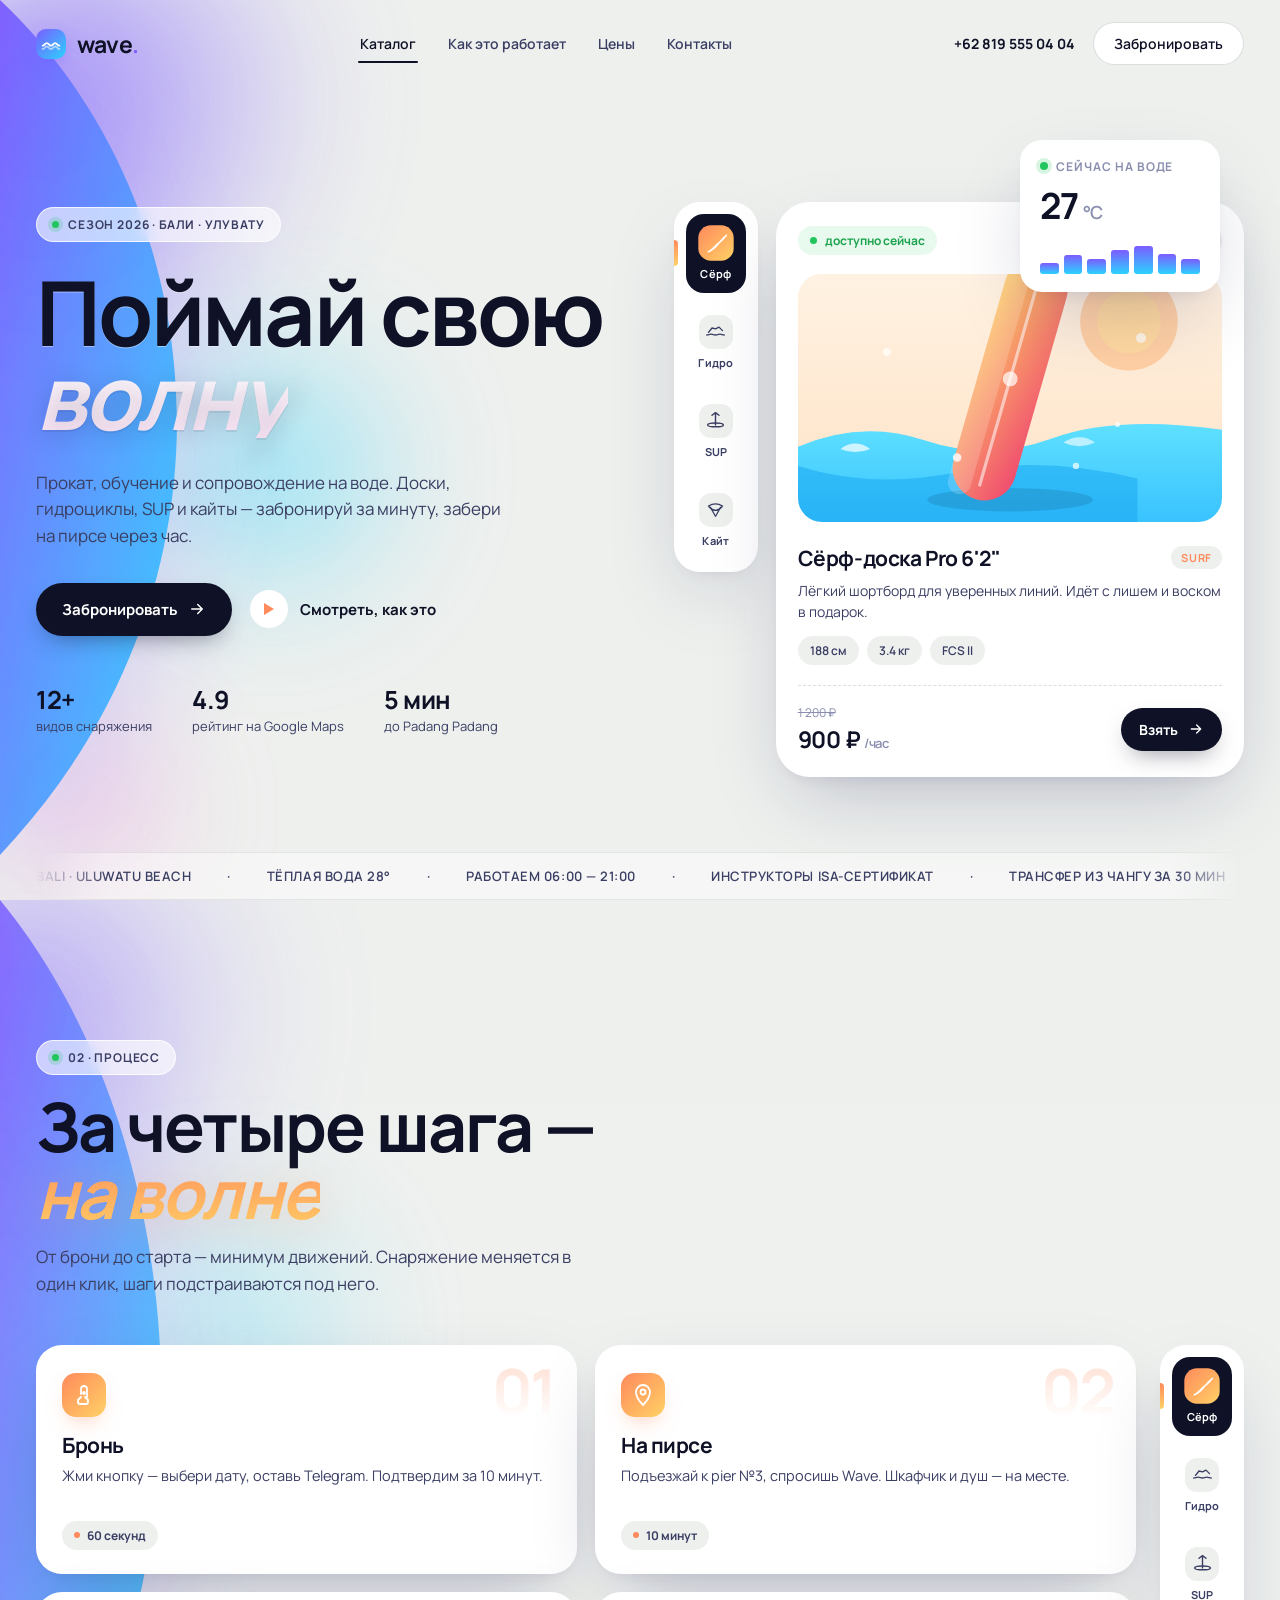
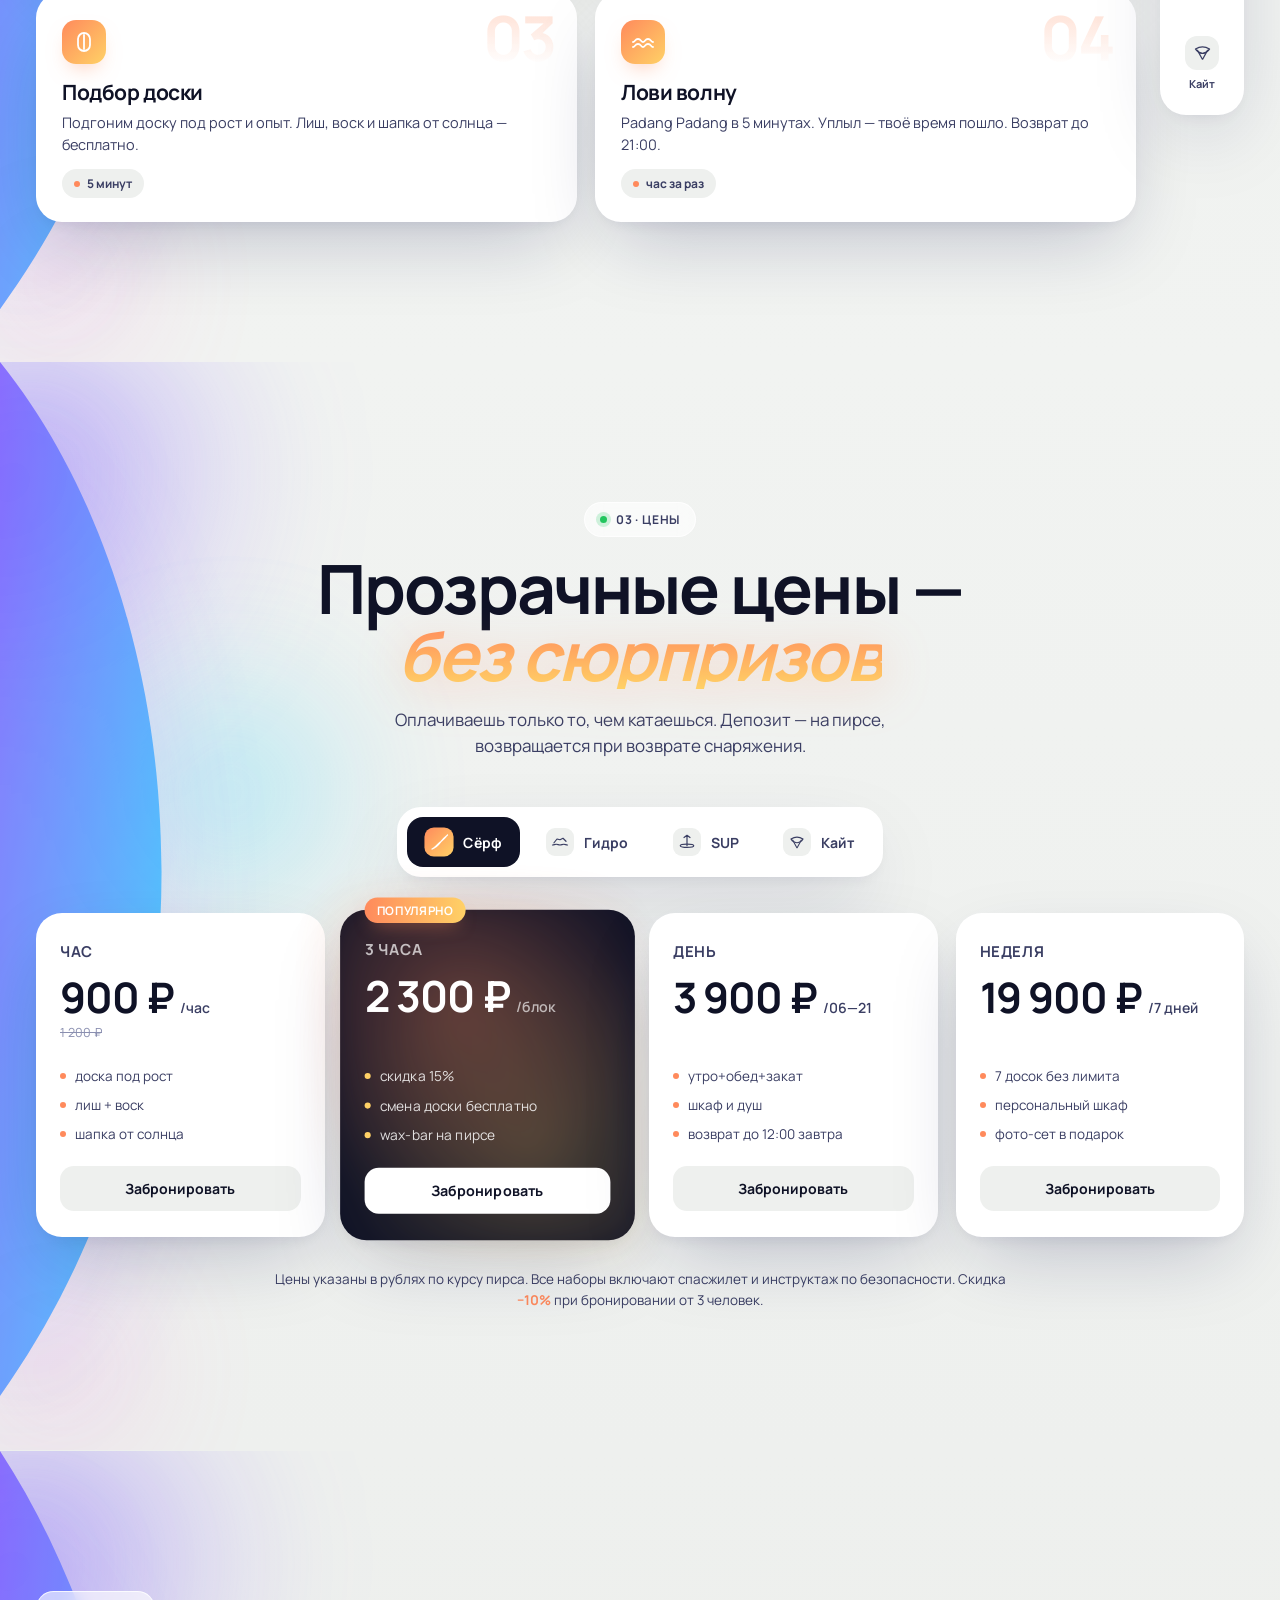
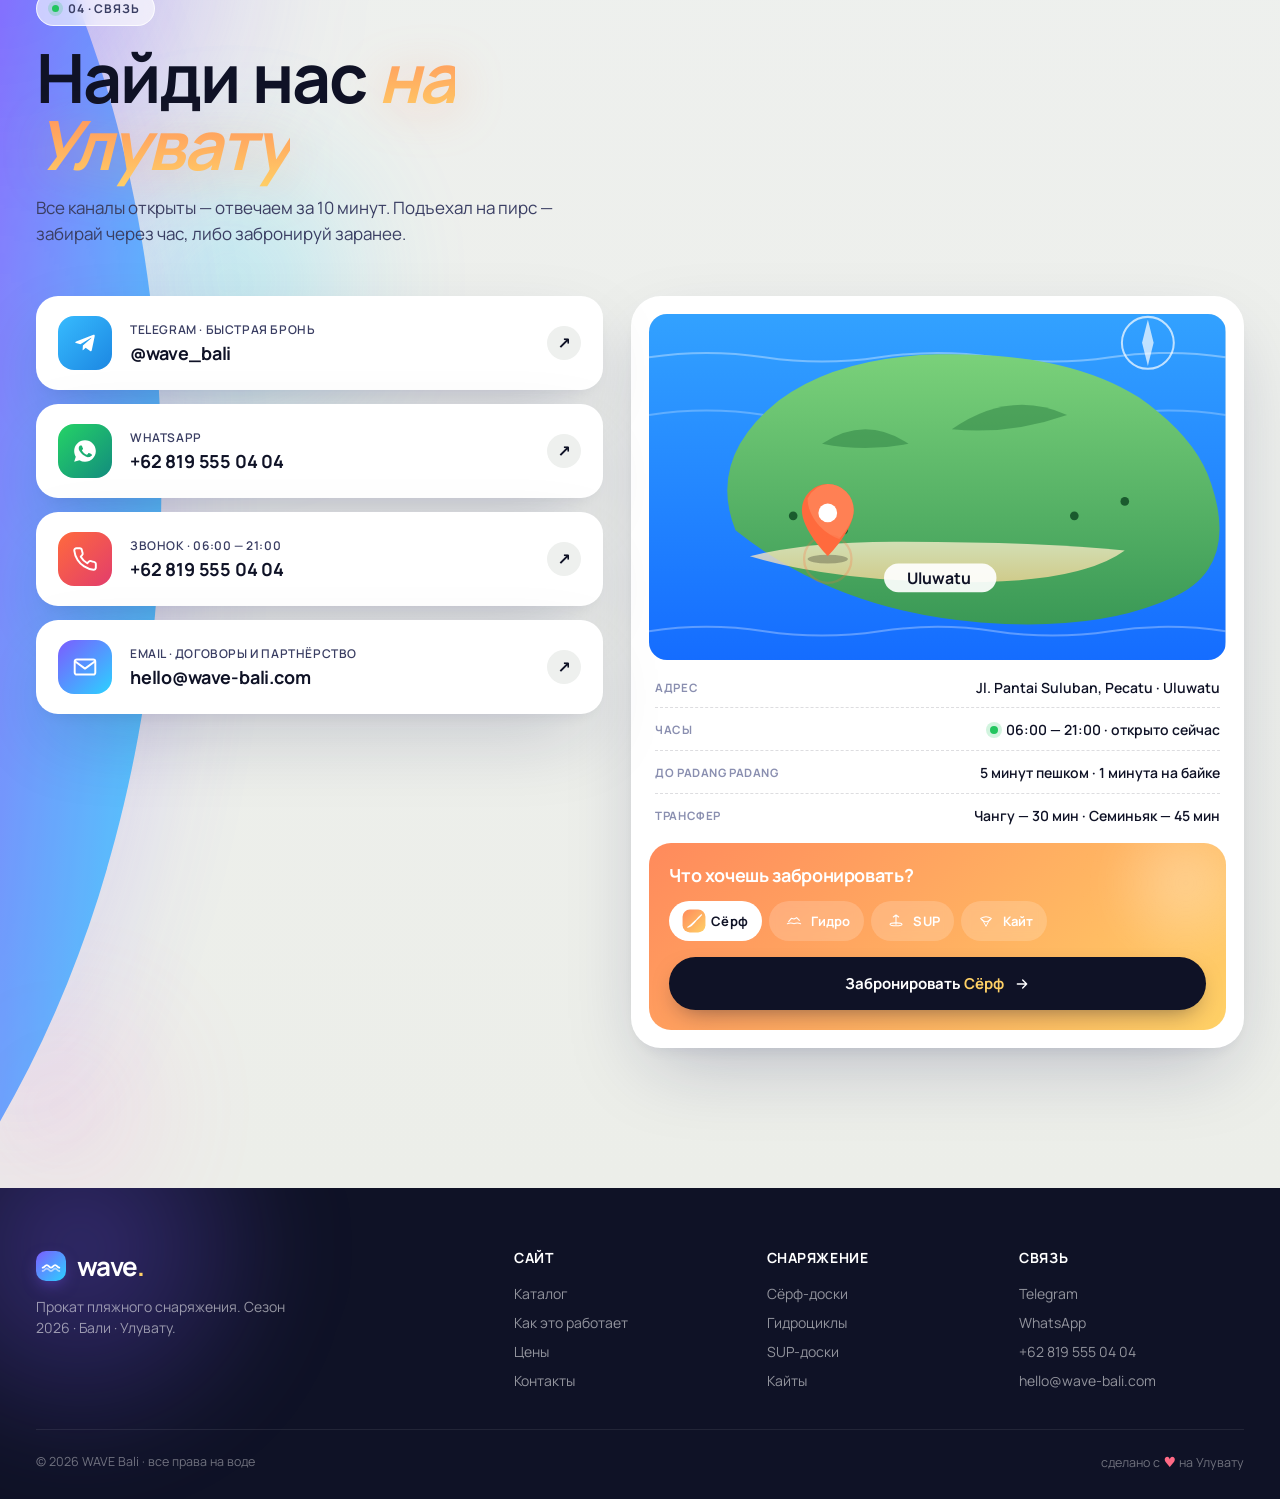
<file: projects/beach-rental/index.html>
<!DOCTYPE html>
<html lang="ru">
<head>
<meta charset="UTF-8">
<meta name="viewport" content="width=device-width, initial-scale=1.0">
<title>WAVE — прокат пляжного снаряжения · Бали, Улувату</title>
<meta name="description" content="WAVE — прокат сёрфов, гидроциклов, SUP и кайтов на Бали. Забронируй за минуту, забери на пирсе через час.">
<link rel="preconnect" href="https://fonts.googleapis.com">
<link rel="preconnect" href="https://fonts.gstatic.com" crossorigin>
<link href="https://fonts.googleapis.com/css2?family=Manrope:wght@300;400;500;600;700;800&family=Clash+Display:wght@600;700&display=swap" rel="stylesheet">
<link href="https://api.fontshare.com/v2/css?f[]=clash-display@600,700&display=swap" rel="stylesheet">
<link rel="stylesheet" href="styles.css">
</head>
<body>
<svg width="0" height="0" style="position:absolute" aria-hidden="true">
  <defs>
    <linearGradient id="curveGrad" x1="0" y1="0" x2="1" y2="1">
      <stop offset="0%" stop-color="#7c5cff"/>
      <stop offset="100%" stop-color="#2bd2ff"/>
    </linearGradient>
  </defs>
</svg>


<nav class="nav">
  <div class="nav-inner">
    <a href="#" class="logo" aria-label="WAVE — на главную">
      <span class="logo-mark" aria-hidden="true">
        <svg viewBox="0 0 24 24" fill="none"><path d="M2 14c2.5 0 2.5-3 5-3s2.5 3 5 3 2.5-3 5-3 2.5 3 5 3" stroke="#fff" stroke-width="2.2" stroke-linecap="round"/><path d="M2 18c2.5 0 2.5-3 5-3s2.5 3 5 3 2.5-3 5-3 2.5 3 5 3" stroke="#fff" stroke-width="2.2" stroke-linecap="round" opacity=".55"/></svg>
      </span>
      <span class="logo-text">wave<em>.</em></span>
    </a>
    <ul class="nav-links">
      <li><a href="#" class="active">Каталог</a></li>
      <li><a href="#how">Как это работает</a></li>
      <li><a href="#prices">Цены</a></li>
      <li><a href="#contact">Контакты</a></li>
    </ul>
    <div class="nav-cta">
      <a href="tel:+6281955504040" class="phone">+62 819 555 04 04</a>
      <button class="btn-ghost" data-open-book>Забронировать</button>
    </div>
  </div>
</nav>

<main>

<section class="hero" id="top">
  <div class="aurora" aria-hidden="true">
    <div class="blob blob-1"></div>
    <div class="blob blob-2"></div>
    <div class="blob blob-3"></div>
    <svg class="curve" viewBox="0 0 600 800" preserveAspectRatio="none">
      <defs>
        <linearGradient id="curveGrad" x1="0" y1="0" x2="1" y2="1">
          <stop offset="0%" stop-color="#7c5cff"/>
          <stop offset="100%" stop-color="#2bd2ff"/>
        </linearGradient>
      </defs>
      <path class="curve-path" d="M0,0 C 220,180 260,520 0,760 L0,800 L0,0 Z" fill="url(#curveGrad)"/>
    </svg>
  </div>

  <div class="hero-grid">
    <section class="hero-left">
      <span class="eyebrow"><span class="eyebrow-dot"></span>сезон 2026 · Бали · Улувату</span>
      <h1 class="hero-title">
        Поймай свою <br>
        <span class="title-accent" data-text-rotate>
          <span class="rot active" data-key="surf">волну</span>
          <span class="rot" data-key="jet">скорость</span>
          <span class="rot" data-key="sup">тишину</span>
          <span class="rot" data-key="kite">ветер</span>
        </span>
      </h1>
      <p class="hero-lead">
        Прокат, обучение и сопровождение на воде. Доски, гидроциклы, SUP и кайты — забронируй за минуту, забери на пирсе через час.
      </p>

      <div class="hero-actions">
        <button class="btn-primary" data-open-book>
          <span>Забронировать</span>
          <svg width="18" height="18" viewBox="0 0 24 24" fill="none"><path d="M5 12h14M13 6l6 6-6 6" stroke="currentColor" stroke-width="2" stroke-linecap="round" stroke-linejoin="round"/></svg>
        </button>
        <button class="btn-link">
          <span class="play"><svg width="10" height="12" viewBox="0 0 10 12" fill="none"><path d="M0 0l10 6L0 12V0z" fill="currentColor"/></svg></span>
          Смотреть, как это
        </button>
      </div>

      <ul class="hero-meta">
        <li><b>12+</b> видов снаряжения</li>
        <li><b>4.9</b> рейтинг на Google Maps</li>
        <li><b>5 мин</b> до Padang Padang</li>
      </ul>
    </section>

    <section class="hero-right">
      <div class="mini-card mini-stats">
        <div class="mini-row">
          <span class="dot"></span>
          <span class="mini-label">сейчас на воде</span>
        </div>
        <div class="mini-value"><b>27</b><span>°C</span></div>
        <div class="mini-bars">
          <i style="--h:32%"></i><i style="--h:54%"></i><i style="--h:42%"></i>
          <i style="--h:68%"></i><i style="--h:80%"></i><i style="--h:58%"></i>
          <i style="--h:44%"></i>
        </div>
      </div>

      <!-- LEFT vertical switcher rail + product card -->
      <div class="stage">
        <div class="switcher" role="tablist" aria-label="Выбор снаряжения" aria-orientation="vertical">
          <button class="sw active" data-key="surf" role="tab" aria-selected="true" aria-label="Сёрф">
            <span class="sw-ico" aria-hidden="true">
              <svg viewBox="0 0 24 24" fill="none"><path d="M3 21c4-1 9-6 12-10s8-8 8-8-4 5-8 8-9 9-12 10z" stroke="currentColor" stroke-width="1.6" stroke-linejoin="round"/></svg>
            </span>
            <span class="sw-label">Сёрф</span>
          </button>
          <button class="sw" data-key="jet" role="tab" aria-selected="false" aria-label="Гидроцикл">
            <span class="sw-ico" aria-hidden="true">
              <svg viewBox="0 0 24 24" fill="none"><path d="M2 16c2 0 3-1 5-1s3 1 5 1 3-1 5-1 3 1 5 1M4 13l4-5 4 1 4-2 4 4" stroke="currentColor" stroke-width="1.6" stroke-linecap="round" stroke-linejoin="round"/></svg>
            </span>
            <span class="sw-label">Гидро</span>
          </button>
          <button class="sw" data-key="sup" role="tab" aria-selected="false" aria-label="SUP">
            <span class="sw-ico" aria-hidden="true">
              <svg viewBox="0 0 24 24" fill="none"><ellipse cx="12" cy="17" rx="9" ry="2.2" stroke="currentColor" stroke-width="1.6"/><path d="M12 17V3M8 6l4-3 4 3" stroke="currentColor" stroke-width="1.6" stroke-linecap="round" stroke-linejoin="round"/></svg>
            </span>
            <span class="sw-label">SUP</span>
          </button>
          <button class="sw" data-key="kite" role="tab" aria-selected="false" aria-label="Кайт">
            <span class="sw-ico" aria-hidden="true">
              <svg viewBox="0 0 24 24" fill="none"><path d="M4 8c5-3 11-3 16 0-2 4-7 5-8 5s-6-1-8-5z" stroke="currentColor" stroke-width="1.6" stroke-linejoin="round"/><path d="M6 9l6 11M18 9l-6 11" stroke="currentColor" stroke-width="1.4"/></svg>
            </span>
            <span class="sw-label">Кайт</span>
          </button>
        </div>

        <article class="product-card" id="productCard">
          <header class="pc-head">
            <span class="pc-badge"><span class="pulse"></span> доступно сейчас</span>
            <button class="pc-fav" aria-label="В избранное" aria-pressed="false">
              <svg width="18" height="18" viewBox="0 0 24 24" fill="none"><path d="M12 21s-7-4.35-9.5-9C.84 8.36 3.2 4 7 4c2 0 3.5 1.2 5 3 1.5-1.8 3-3 5-3 3.8 0 6.16 4.36 4.5 8-2.5 4.65-9.5 9-9.5 9z" stroke="currentColor" stroke-width="1.6" stroke-linejoin="round"/></svg>
            </button>
          </header>

          <div class="pc-visual" id="pcVisual">
            <div class="gear-layer active" data-key="surf">
<svg viewBox="0 0 400 300" preserveAspectRatio="xMidYMid slice" xmlns="http://www.w3.org/2000/svg" class="gear-svg" data-key="surf">
  <defs>
    <linearGradient id="sf-sky" x1="0" y1="0" x2="0" y2="1">
      <stop offset="0" stop-color="#fff4e6"/><stop offset="1" stop-color="#ffe0c2"/>
    </linearGradient>
    <linearGradient id="sf-water" x1="0" y1="0" x2="0" y2="1">
      <stop offset="0" stop-color="#5fe0ff"/><stop offset="1" stop-color="#2bb8ff"/>
    </linearGradient>
    <linearGradient id="sf-board" x1="0" y1="0" x2="1" y2="1">
      <stop offset="0" stop-color="#ffd166"/><stop offset="1" stop-color="#ef476f"/>
    </linearGradient>
    <clipPath id="sf-clip"><rect width="400" height="300" rx="0"/></clipPath>
  </defs>
  <g clip-path="url(#sf-clip)">
    <rect width="400" height="300" fill="url(#sf-sky)"/>
    <circle cx="312" cy="78" r="46" fill="#ffb878" opacity=".55"/>
    <circle cx="312" cy="78" r="30" fill="#ffd9a0"/>
    <!-- water -->
    <path d="M0 196 q60 -26 120 -6 t120 -2 t160 -8 V300 H0 Z" fill="url(#sf-water)"/>
    <path d="M0 214 q70 22 150 6 t170 6 t-0 0 V300 H0 Z" fill="#1aa8f0" opacity=".55"/>
    <!-- foam crests -->
    <path d="M40 198 q14 -10 28 0 q-14 6 -28 0Z" fill="#fff" opacity=".7"/>
    <path d="M250 192 q16 -10 30 0 q-15 7 -30 0Z" fill="#fff" opacity=".6"/>
    <!-- board shadow -->
    <ellipse cx="200" cy="246" rx="78" ry="11" fill="#0b3a5e" opacity=".16"/>
    <!-- surfboard, standing, tilted -->
    <g transform="translate(200 132) rotate(16)">
      <rect x="-30" y="-118" width="60" height="236" rx="30" fill="url(#sf-board)"/>
      <rect x="-30" y="-118" width="22" height="236" rx="11" fill="#fff" opacity=".18"/>
      <line x1="0" y1="-104" x2="0" y2="104" stroke="#fff" stroke-width="3" opacity=".55" stroke-linecap="round"/>
      <circle cx="0" cy="0" r="7" fill="#fff" opacity=".7"/>
    </g>
    <!-- little splash dots -->
    <circle cx="150" cy="206" r="4" fill="#fff" opacity=".8"/>
    <circle cx="262" cy="214" r="3" fill="#fff" opacity=".7"/>
  </g>
</svg>
            </div>
            <div class="gear-layer" data-key="jet">
<svg viewBox="0 0 400 300" preserveAspectRatio="xMidYMid slice" xmlns="http://www.w3.org/2000/svg" class="gear-svg" data-key="jet">
  <defs>
    <linearGradient id="jt-sky" x1="0" y1="0" x2="0" y2="1">
      <stop offset="0" stop-color="#e8f7ff"/><stop offset="1" stop-color="#c2ecff"/>
    </linearGradient>
    <linearGradient id="jt-water" x1="0" y1="0" x2="0" y2="1">
      <stop offset="0" stop-color="#36c6ff"/><stop offset="1" stop-color="#1166ff"/>
    </linearGradient>
    <linearGradient id="jt-body" x1="0" y1="0" x2="1" y2="0">
      <stop offset="0" stop-color="#2bd2ff"/><stop offset="1" stop-color="#1166ff"/>
    </linearGradient>
    <clipPath id="jt-clip"><rect width="400" height="300"/></clipPath>
  </defs>
  <g clip-path="url(#jt-clip)">
    <rect width="400" height="300" fill="url(#jt-sky)"/>
    <circle cx="90" cy="70" r="38" fill="#fff" opacity=".5"/>
    <!-- water -->
    <path d="M0 180 q80 -16 160 0 t240 -4 V300 H0Z" fill="url(#jt-water)"/>
    <path d="M0 206 q100 18 200 4 t200 8 V300 H0Z" fill="#0d4fd0" opacity=".5"/>
    <!-- spray behind -->
    <g fill="#fff" opacity=".85">
      <path d="M70 168 q-30 -6 -52 8 q26 4 52 -8Z"/>
      <circle cx="40" cy="160" r="6"/><circle cx="26" cy="172" r="4"/><circle cx="58" cy="150" r="5"/>
    </g>
    <!-- shadow -->
    <ellipse cx="216" cy="214" rx="120" ry="13" fill="#06245e" opacity=".18"/>
    <!-- jet ski body -->
    <g transform="translate(210 168)">
      <path d="M-130 12 q34 -46 104 -46 q66 0 128 26 q-18 34 -120 34 q-86 0 -112 -14Z" fill="url(#jt-body)"/>
      <path d="M-130 12 q34 -46 104 -46 q30 0 56 6 q-60 6 -96 30 q-40 -6 -64 -22Z" fill="#fff" opacity=".18"/>
      <!-- handlebar/console -->
      <path d="M-30 -34 q22 -30 60 -20 l-12 30 q-26 -6 -48 -10Z" fill="#0d3b8a"/>
      <rect x="6" y="-58" width="9" height="22" rx="4" transform="rotate(20 10 -48)" fill="#0d3b8a"/>
      <circle cx="36" cy="-12" r="7" fill="#fff"/>
      <!-- seat highlight -->
      <ellipse cx="-44" cy="-6" rx="40" ry="10" fill="#fff" opacity=".22"/>
    </g>
    <!-- front spray -->
    <g fill="#fff" opacity=".9">
      <circle cx="350" cy="176" r="6"/><circle cx="366" cy="166" r="4"/><circle cx="358" cy="188" r="3"/>
    </g>
  </g>
</svg>
            </div>
            <div class="gear-layer" data-key="sup">
<svg viewBox="0 0 400 300" preserveAspectRatio="xMidYMid slice" xmlns="http://www.w3.org/2000/svg" class="gear-svg" data-key="sup">
  <defs>
    <linearGradient id="sp-sky" x1="0" y1="0" x2="0" y2="1">
      <stop offset="0" stop-color="#fff0e8"/><stop offset="1" stop-color="#ffe2d0"/>
    </linearGradient>
    <linearGradient id="sp-water" x1="0" y1="0" x2="0" y2="1">
      <stop offset="0" stop-color="#9ff0c4"/><stop offset="1" stop-color="#33c9e6"/>
    </linearGradient>
    <linearGradient id="sp-board" x1="0" y1="0" x2="1" y2="1">
      <stop offset="0" stop-color="#a4f3a4"/><stop offset="1" stop-color="#2bd2ff"/>
    </linearGradient>
    <clipPath id="sp-clip"><rect width="400" height="300"/></clipPath>
  </defs>
  <g clip-path="url(#sp-clip)">
    <rect width="400" height="300" fill="url(#sp-sky)"/>
    <!-- big calm sunset sun -->
    <circle cx="200" cy="116" r="60" fill="#ffcf8f" opacity=".5"/>
    <circle cx="200" cy="116" r="40" fill="#ffe2b0"/>
    <!-- water -->
    <path d="M0 188 q100 -12 200 0 t200 -2 V300 H0Z" fill="url(#sp-water)"/>
    <!-- gentle ripples -->
    <path d="M60 210 q26 -8 52 0" stroke="#fff" stroke-width="3" fill="none" opacity=".5" stroke-linecap="round"/>
    <path d="M250 224 q26 -8 52 0" stroke="#fff" stroke-width="3" fill="none" opacity=".45" stroke-linecap="round"/>
    <path d="M150 240 q30 -8 60 0" stroke="#fff" stroke-width="3" fill="none" opacity=".4" stroke-linecap="round"/>
    <!-- board shadow -->
    <ellipse cx="200" cy="214" rx="120" ry="12" fill="#0a5a55" opacity=".16"/>
    <!-- SUP board floating, perspective ellipse -->
    <g transform="translate(200 196)">
      <ellipse cx="0" cy="0" rx="128" ry="26" fill="url(#sp-board)"/>
      <ellipse cx="0" cy="-5" rx="128" ry="20" fill="#fff" opacity=".22"/>
      <ellipse cx="0" cy="0" rx="92" ry="13" fill="#fff" opacity=".25"/>
      <!-- traction pad -->
      <ellipse cx="-20" cy="-2" rx="44" ry="9" fill="#0a5a55" opacity=".15"/>
    </g>
    <!-- paddle -->
    <g transform="translate(286 70) rotate(18)">
      <rect x="-3" y="0" width="6" height="150" rx="3" fill="#7c5cff"/>
      <path d="M-16 150 q16 26 32 0 q-16 10 -32 0Z" fill="#7c5cff"/>
      <circle cx="0" cy="-2" r="9" fill="#7c5cff"/>
      <rect x="-14" y="-6" width="28" height="8" rx="4" fill="#6a4cf0"/>
    </g>
  </g>
</svg>
            </div>
            <div class="gear-layer" data-key="kite">
<svg viewBox="0 0 400 300" preserveAspectRatio="xMidYMid slice" xmlns="http://www.w3.org/2000/svg" class="gear-svg" data-key="kite">
  <defs>
    <linearGradient id="kt-sky" x1="0" y1="0" x2="0" y2="1">
      <stop offset="0" stop-color="#f3e8ff"/><stop offset="1" stop-color="#ffd9f3"/>
    </linearGradient>
    <linearGradient id="kt-water" x1="0" y1="0" x2="0" y2="1">
      <stop offset="0" stop-color="#7c8cff"/><stop offset="1" stop-color="#2bd2ff"/>
    </linearGradient>
    <linearGradient id="kt-kite" x1="0" y1="0" x2="1" y2="1">
      <stop offset="0" stop-color="#ff6ad5"/><stop offset="1" stop-color="#7c5cff"/>
    </linearGradient>
    <clipPath id="kt-clip"><rect width="400" height="300"/></clipPath>
  </defs>
  <g clip-path="url(#kt-clip)">
    <rect width="400" height="300" fill="url(#kt-sky)"/>
    <circle cx="320" cy="60" r="34" fill="#fff" opacity=".45"/>
    <!-- water -->
    <path d="M0 214 q90 -14 190 0 t210 -2 V300 H0Z" fill="url(#kt-water)"/>
    <path d="M0 236 q100 16 200 4 t200 6 V300 H0Z" fill="#3a55e0" opacity=".4"/>
    <!-- big arcing kite top-left -->
    <g transform="translate(120 78) rotate(-12)">
      <path d="M-92 6 q92 -58 184 0 q-26 30 -92 30 q-66 0 -92 -30Z" fill="url(#kt-kite)"/>
      <path d="M-92 6 q92 -58 184 0 q-14 16 -40 24 q-52 -16 -104 -8 q-26 -8 -40 -16Z" fill="#fff" opacity=".2"/>
      <!-- ribs -->
      <path d="M-46 -22 v52" stroke="#fff" stroke-width="2" opacity=".4"/>
      <path d="M0 -30 v62" stroke="#fff" stroke-width="2" opacity=".4"/>
      <path d="M46 -22 v52" stroke="#fff" stroke-width="2" opacity=".4"/>
    </g>
    <!-- lines down to board -->
    <line x1="64" y1="104" x2="232" y2="222" stroke="#0f1226" stroke-width="1.5" opacity=".5"/>
    <line x1="188" y1="104" x2="246" y2="222" stroke="#0f1226" stroke-width="1.5" opacity=".5"/>
    <!-- board shadow -->
    <ellipse cx="240" cy="238" rx="56" ry="8" fill="#1a2a8e" opacity=".18"/>
    <!-- twintip board -->
    <g transform="translate(240 224) rotate(-8)">
      <rect x="-54" y="-9" width="108" height="18" rx="9" fill="#ffd166"/>
      <rect x="-54" y="-9" width="108" height="7" rx="3.5" fill="#fff" opacity=".4"/>
      <circle cx="-26" cy="0" r="3" fill="#0f1226" opacity=".5"/>
      <circle cx="26" cy="0" r="3" fill="#0f1226" opacity=".5"/>
    </g>
  </g>
</svg>
            </div>
            <div class="splash s1"></div>
            <div class="splash s2"></div>
            <div class="splash s3"></div>
          </div>

          <div class="pc-body">
            <div class="pc-title-row">
              <h3 class="pc-title" id="pcTitle">Сёрф-доска Pro 6'2"</h3>
              <span class="pc-tag" id="pcTag">surf</span>
            </div>
            <p class="pc-desc" id="pcDesc">Лёгкий шортборд для уверенных линий. Идёт с лишем и воском в подарок.</p>

            <div class="pc-feats">
              <span class="feat" id="feat1">188 см</span>
              <span class="feat" id="feat2">3.4 кг</span>
              <span class="feat" id="feat3">FCS II</span>
            </div>

            <div class="pc-foot">
              <div class="pc-price">
                <span class="price-old" id="priceOld">1 200 ₽</span>
                <span class="price-now" id="priceNow">900 ₽<em>/час</em></span>
              </div>
              <button class="btn-primary sm" data-open-book>
                Взять
                <svg width="16" height="16" viewBox="0 0 24 24" fill="none"><path d="M5 12h14M13 6l6 6-6 6" stroke="currentColor" stroke-width="2" stroke-linecap="round" stroke-linejoin="round"/></svg>
              </button>
            </div>
          </div>
        </article>
      </div>
    </section>
  </div>

  <div class="ticker">
    <div class="ticker-track">
      <span>Bali · Uluwatu beach</span><span>·</span>
      <span>тёплая вода 28°</span><span>·</span>
      <span>работаем 06:00 — 21:00</span><span>·</span>
      <span>инструкторы ISA-сертификат</span><span>·</span>
      <span>трансфер из Чангу за 30 мин</span><span>·</span>
      <span>Bali · Uluwatu beach</span><span>·</span>
      <span>тёплая вода 28°</span><span>·</span>
      <span>работаем 06:00 — 21:00</span><span>·</span>
      <span>инструкторы ISA-сертификат</span><span>·</span>
      <span>трансфер из Чангу за 30 мин</span><span>·</span>
    </div>
  </div>
</section>

<!-- ░░░░░░ HOW IT WORKS ░░░░░░ -->
<section class="section how" id="how">
  <div class="aurora aurora--how" aria-hidden="true">
    <div class="blob blob-1"></div>
    <div class="blob blob-2"></div>
    <div class="blob blob-3"></div>
    <svg class="curve" viewBox="0 0 600 800" preserveAspectRatio="none">
      <path class="curve-path" d="M0,0 C 280,140 200,420 0,720 L0,800 L0,0 Z" fill="url(#curveGrad)"/>
    </svg>
  </div>

  <div class="section-wrap">
    <header class="section-head">
      <span class="eyebrow"><span class="eyebrow-dot"></span>02 · процесс</span>
      <h2 class="section-h">За четыре шага — <em data-text-rotate-h><span class="rh active" data-key="surf">на волне</span><span class="rh" data-key="jet">в драйве</span><span class="rh" data-key="sup">в бухте</span><span class="rh" data-key="kite">в небе</span></em></h2>
      <p class="section-lead">От брони до старта — минимум движений. Снаряжение меняется в один клик, шаги подстраиваются под него.</p>
    </header>

    <div class="how-stage">
      <div class="steps" id="stepsGrid">
        <!-- injected by JS -->
      </div>

      <div class="switcher switcher--right" role="tablist" aria-label="Выбор снаряжения" data-rail="how">
        <button class="sw active" data-key="surf" role="tab" aria-selected="true" aria-label="Сёрф">
          <span class="sw-ico" aria-hidden="true">
            <svg viewBox="0 0 24 24" fill="none"><path d="M3 21c4-1 9-6 12-10s8-8 8-8-4 5-8 8-9 9-12 10z" stroke="currentColor" stroke-width="1.6" stroke-linejoin="round"/></svg>
          </span>
          <span class="sw-label">Сёрф</span>
        </button>
        <button class="sw" data-key="jet" role="tab" aria-selected="false" aria-label="Гидроцикл">
          <span class="sw-ico" aria-hidden="true">
            <svg viewBox="0 0 24 24" fill="none"><path d="M2 16c2 0 3-1 5-1s3 1 5 1 3-1 5-1 3 1 5 1M4 13l4-5 4 1 4-2 4 4" stroke="currentColor" stroke-width="1.6" stroke-linecap="round" stroke-linejoin="round"/></svg>
          </span>
          <span class="sw-label">Гидро</span>
        </button>
        <button class="sw" data-key="sup" role="tab" aria-selected="false" aria-label="SUP">
          <span class="sw-ico" aria-hidden="true">
            <svg viewBox="0 0 24 24" fill="none"><ellipse cx="12" cy="17" rx="9" ry="2.2" stroke="currentColor" stroke-width="1.6"/><path d="M12 17V3M8 6l4-3 4 3" stroke="currentColor" stroke-width="1.6" stroke-linecap="round" stroke-linejoin="round"/></svg>
          </span>
          <span class="sw-label">SUP</span>
        </button>
        <button class="sw" data-key="kite" role="tab" aria-selected="false" aria-label="Кайт">
          <span class="sw-ico" aria-hidden="true">
            <svg viewBox="0 0 24 24" fill="none"><path d="M4 8c5-3 11-3 16 0-2 4-7 5-8 5s-6-1-8-5z" stroke="currentColor" stroke-width="1.6" stroke-linejoin="round"/><path d="M6 9l6 11M18 9l-6 11" stroke="currentColor" stroke-width="1.4"/></svg>
          </span>
          <span class="sw-label">Кайт</span>
        </button>
      </div>
    </div>
  </div>
</section>

<!-- ░░░░░░ PRICES ░░░░░░ -->
<section class="section prices" id="prices">
  <div class="aurora aurora--prices" aria-hidden="true">
    <div class="blob blob-1"></div>
    <div class="blob blob-2"></div>
    <div class="blob blob-3"></div>
    <svg class="curve" viewBox="0 0 600 800" preserveAspectRatio="none">
      <path class="curve-path" d="M0,0 C 180,180 320,520 0,780 L0,800 L0,0 Z" fill="url(#curveGrad)"/>
    </svg>
  </div>

  <div class="section-wrap">
    <header class="section-head section-head--center">
      <span class="eyebrow"><span class="eyebrow-dot"></span>03 · цены</span>
      <h2 class="section-h">Прозрачные цены — <em>без сюрпризов</em></h2>
      <p class="section-lead">Оплачиваешь только то, чем катаешься. Депозит — на пирсе, возвращается при возврате снаряжения.</p>
    </header>

    <!-- horizontal pill-tabs as switcher for this section -->
      <div class="switcher switcher--tabs" role="tablist" aria-label="Выбор снаряжения" data-rail="prices">
        <button class="sw active" data-key="surf" role="tab" aria-selected="true" aria-label="Сёрф">
          <span class="sw-ico" aria-hidden="true">
            <svg viewBox="0 0 24 24" fill="none"><path d="M3 21c4-1 9-6 12-10s8-8 8-8-4 5-8 8-9 9-12 10z" stroke="currentColor" stroke-width="1.6" stroke-linejoin="round"/></svg>
          </span>
          <span class="sw-label">Сёрф</span>
        </button>
        <button class="sw" data-key="jet" role="tab" aria-selected="false" aria-label="Гидроцикл">
          <span class="sw-ico" aria-hidden="true">
            <svg viewBox="0 0 24 24" fill="none"><path d="M2 16c2 0 3-1 5-1s3 1 5 1 3-1 5-1 3 1 5 1M4 13l4-5 4 1 4-2 4 4" stroke="currentColor" stroke-width="1.6" stroke-linecap="round" stroke-linejoin="round"/></svg>
          </span>
          <span class="sw-label">Гидро</span>
        </button>
        <button class="sw" data-key="sup" role="tab" aria-selected="false" aria-label="SUP">
          <span class="sw-ico" aria-hidden="true">
            <svg viewBox="0 0 24 24" fill="none"><ellipse cx="12" cy="17" rx="9" ry="2.2" stroke="currentColor" stroke-width="1.6"/><path d="M12 17V3M8 6l4-3 4 3" stroke="currentColor" stroke-width="1.6" stroke-linecap="round" stroke-linejoin="round"/></svg>
          </span>
          <span class="sw-label">SUP</span>
        </button>
        <button class="sw" data-key="kite" role="tab" aria-selected="false" aria-label="Кайт">
          <span class="sw-ico" aria-hidden="true">
            <svg viewBox="0 0 24 24" fill="none"><path d="M4 8c5-3 11-3 16 0-2 4-7 5-8 5s-6-1-8-5z" stroke="currentColor" stroke-width="1.6" stroke-linejoin="round"/><path d="M6 9l6 11M18 9l-6 11" stroke="currentColor" stroke-width="1.4"/></svg>
          </span>
          <span class="sw-label">Кайт</span>
        </button>
      </div>

    <div class="price-grid" id="priceGrid">
      <!-- injected by JS -->
    </div>

    <p class="price-foot">
      Цены указаны в рублях по курсу пирса. Все наборы включают спасжилет и инструктаж по безопасности.
      Скидка <b>−10%</b> при бронировании от 3 человек.
    </p>
  </div>
</section>

<!-- ░░░░░░ CONTACT ░░░░░░ -->
<section class="section contact" id="contact">
  <div class="aurora aurora--contact" aria-hidden="true">
    <div class="blob blob-1"></div>
    <div class="blob blob-2"></div>
    <div class="blob blob-3"></div>
    <svg class="curve" viewBox="0 0 600 800" preserveAspectRatio="none">
      <path class="curve-path" d="M0,0 C 250,100 230,500 0,750 L0,800 L0,0 Z" fill="url(#curveGrad)"/>
    </svg>
  </div>

  <div class="section-wrap">
    <header class="section-head">
      <span class="eyebrow"><span class="eyebrow-dot"></span>04 · связь</span>
      <h2 class="section-h">Найди нас <em>на Улувату</em></h2>
      <p class="section-lead">Все каналы открыты — отвечаем за 10 минут. Подъехал на пирс — забирай через час, либо забронируй заранее.</p>
    </header>

    <div class="contact-grid">
      <!-- LEFT: methods -->
      <div class="contact-methods">
        <a href="https://t.me/wave_bali" class="contact-card contact-card--tg" target="_blank" rel="noopener">
          <span class="cc-ico">
            <svg viewBox="0 0 24 24" fill="currentColor"><path d="M9.78 18.65l.28-4.23 7.68-6.92c.34-.31-.07-.46-.52-.19L7.74 13.24 3.64 11.94c-.88-.25-.89-.86.2-1.3l15.97-6.16c.73-.33 1.43.18 1.15 1.3l-2.72 12.81c-.19.91-.74 1.13-1.5.71L12.6 16.3l-1.99 1.93c-.23.23-.42.42-.83.42z"/></svg>
          </span>
          <div class="cc-text">
            <span class="cc-label">Telegram · быстрая бронь</span>
            <b class="cc-value">@wave_bali</b>
          </div>
          <span class="cc-arrow">↗</span>
        </a>

        <a href="https://wa.me/6281955504040" class="contact-card contact-card--wa" target="_blank" rel="noopener">
          <span class="cc-ico">
            <svg viewBox="0 0 24 24" fill="currentColor"><path d="M12 2C6.5 2 2 6.48 2 12c0 1.94.56 3.74 1.5 5.27L2 22l4.86-1.43A9.93 9.93 0 0012 22c5.5 0 10-4.48 10-10S17.5 2 12 2zm5.7 14.27c-.24.67-1.4 1.27-1.94 1.34-.5.07-1.13.1-1.83-.11-.42-.13-.95-.31-1.64-.61-2.88-1.24-4.76-4.13-4.9-4.32-.14-.19-1.18-1.57-1.18-2.99 0-1.42.74-2.12 1-2.41.27-.29.58-.36.78-.36l.55.01c.18.01.42-.07.66.5.24.6.83 2.06.9 2.21.07.15.12.32.02.51-.1.19-.15.31-.3.48-.15.17-.32.38-.46.51-.15.15-.31.31-.13.61.18.3.81 1.33 1.74 2.16 1.2 1.07 2.21 1.4 2.51 1.55.3.15.48.13.66-.07.18-.2.76-.88.96-1.18.2-.3.4-.25.67-.15.27.1 1.74.82 2.04.97.3.15.5.22.58.35.07.13.07.74-.17 1.41z"/></svg>
          </span>
          <div class="cc-text">
            <span class="cc-label">WhatsApp</span>
            <b class="cc-value">+62 819 555 04 04</b>
          </div>
          <span class="cc-arrow">↗</span>
        </a>

        <a href="tel:+6281955504040" class="contact-card contact-card--phone">
          <span class="cc-ico">
            <svg viewBox="0 0 24 24" fill="none" stroke="currentColor" stroke-width="1.8" stroke-linecap="round" stroke-linejoin="round"><path d="M22 16.92v3a2 2 0 01-2.18 2 19.79 19.79 0 01-8.63-3.07 19.5 19.5 0 01-6-6A19.79 19.79 0 012.12 4.18 2 2 0 014.11 2h3a2 2 0 012 1.72c.12.9.34 1.78.66 2.63a2 2 0 01-.45 2.11L8.09 9.91a16 16 0 006 6l1.45-1.45a2 2 0 012.11-.45c.85.32 1.73.54 2.63.66A2 2 0 0122 16.92z"/></svg>
          </span>
          <div class="cc-text">
            <span class="cc-label">Звонок · 06:00 — 21:00</span>
            <b class="cc-value">+62 819 555 04 04</b>
          </div>
          <span class="cc-arrow">↗</span>
        </a>

        <a href="mailto:hello@wave-bali.com" class="contact-card contact-card--mail">
          <span class="cc-ico">
            <svg viewBox="0 0 24 24" fill="none" stroke="currentColor" stroke-width="1.8" stroke-linecap="round" stroke-linejoin="round"><rect x="2.5" y="5" width="19" height="14" rx="2"/><path d="M3 7l9 6.5L21 7"/></svg>
          </span>
          <div class="cc-text">
            <span class="cc-label">Email · договоры и партнёрство</span>
            <b class="cc-value">hello@wave-bali.com</b>
          </div>
          <span class="cc-arrow">↗</span>
        </a>
      </div>

      <!-- RIGHT: location + quick book -->
      <aside class="contact-location">
        <div class="loc-map">
<svg viewBox="0 0 400 300" preserveAspectRatio="xMidYMid slice" xmlns="http://www.w3.org/2000/svg" class="map-svg">
  <defs>
    <linearGradient id="mp-sky" x1="0" y1="0" x2="0" y2="1">
      <stop offset="0" stop-color="#dbe5ff"/><stop offset="1" stop-color="#bdd6ff"/>
    </linearGradient>
    <linearGradient id="mp-water" x1="0" y1="0" x2="0" y2="1">
      <stop offset="0" stop-color="#36a8ff"/><stop offset="1" stop-color="#1166ff"/>
    </linearGradient>
    <linearGradient id="mp-land" x1="0" y1="0" x2="0" y2="1">
      <stop offset="0" stop-color="#7ad17a"/><stop offset="1" stop-color="#3a9956"/>
    </linearGradient>
    <linearGradient id="mp-sand" x1="0" y1="0" x2="0" y2="1">
      <stop offset="0" stop-color="#fff0d0"/><stop offset="1" stop-color="#ffd99a"/>
    </linearGradient>
    <clipPath id="mp-clip"><rect width="400" height="300"/></clipPath>
  </defs>
  <g clip-path="url(#mp-clip)">
    <rect width="400" height="300" fill="url(#mp-water)"/>
    <!-- subtle wave lines on water -->
    <path d="M0 60 q40 -6 80 0 t80 0 t80 0 t80 0 t80 0" stroke="#fff" stroke-width="1.4" fill="none" opacity=".35"/>
    <path d="M0 100 q40 -6 80 0 t80 0 t80 0 t80 0 t80 0" stroke="#fff" stroke-width="1.4" fill="none" opacity=".25"/>
    <path d="M0 250 q40 -6 80 0 t80 0 t80 0 t80 0 t80 0" stroke="#fff" stroke-width="1.4" fill="none" opacity=".3"/>
    <!-- bali island shape (stylized) -->
    <path d="M60 180 q-20 -50 30 -90 q40 -30 110 -32 q90 -2 140 30 q40 28 50 60 q20 60 -30 80 q-50 22 -130 16 q-100 -8 -170 -64z"
          fill="url(#mp-land)" />
    <!-- sandy beach edge on the south -->
    <path d="M70 198 q40 -10 100 -10 q100 0 160 6 q-30 22 -110 22 q-90 0 -150 -18z"
          fill="url(#mp-sand)" opacity=".75"/>
    <!-- darker green hills detail -->
    <path d="M120 120 q30 -20 60 0 q-30 6 -60 0z" fill="#2c8043" opacity=".5"/>
    <path d="M210 110 q40 -28 80 -10 q-40 14 -80 10z" fill="#2c8043" opacity=".5"/>
    <!-- tiny palm-tree dots -->
    <circle cx="100" cy="170" r="3" fill="#1a5b2e"/>
    <circle cx="135" cy="180" r="3" fill="#1a5b2e"/>
    <circle cx="295" cy="170" r="3" fill="#1a5b2e"/>
    <circle cx="330" cy="160" r="3" fill="#1a5b2e"/>
    <!-- pin at Uluwatu (south-west tip) -->
    <g transform="translate(124 186)">
      <!-- pin shadow -->
      <ellipse cx="0" cy="14" rx="14" ry="3" fill="#000" opacity=".25"/>
      <!-- pin body -->
      <path d="M0 -38 a18 18 0 0 1 18 18 c0 14 -18 32 -18 32 s-18 -18 -18 -32 a18 18 0 0 1 18 -18z"
            fill="#ff6a3d"/>
      <path d="M0 -38 a18 18 0 0 1 18 18 c0 7 -5 14 -10 20 c-12 -4 -22 -16 -22 -28 a18 18 0 0 1 14 -10z"
            fill="#ff8a5e" opacity=".7"/>
      <circle cx="0" cy="-18" r="6.5" fill="#fff"/>
      <!-- pulsing ring -->
      <circle cx="0" cy="14" r="20" fill="none" stroke="#ff6a3d" stroke-width="1.6" opacity=".55">
        <animate attributeName="r" values="6;22;6" dur="2.4s" repeatCount="indefinite"/>
        <animate attributeName="opacity" values=".7;0;.7" dur="2.4s" repeatCount="indefinite"/>
      </circle>
    </g>
    <!-- "Uluwatu" label -->
    <g transform="translate(165 215)">
      <rect x="-2" y="-12" width="78" height="20" rx="10" fill="#fff" opacity=".92"/>
      <text x="36" y="2" text-anchor="middle" font-family="Manrope,sans-serif" font-weight="700" font-size="11" fill="#0f1226">Uluwatu</text>
    </g>
    <!-- compass rose top-right -->
    <g transform="translate(346 50)" opacity=".7">
      <circle r="18" fill="none" stroke="#fff" stroke-width="1.4"/>
      <path d="M0 -16 L4 0 L0 16 L-4 0z" fill="#fff"/>
      <text y="-22" text-anchor="middle" font-family="Manrope,sans-serif" font-weight="700" font-size="10" fill="#fff">N</text>
    </g>
  </g>
</svg>
        </div>

        <div class="loc-info">
          <div class="loc-row">
            <span class="loc-k">Адрес</span>
            <span class="loc-v">Jl. Pantai Suluban, Pecatu · Uluwatu</span>
          </div>
          <div class="loc-row">
            <span class="loc-k">Часы</span>
            <span class="loc-v"><span class="loc-pulse"></span>06:00 — 21:00 · открыто сейчас</span>
          </div>
          <div class="loc-row">
            <span class="loc-k">До Padang Padang</span>
            <span class="loc-v">5 минут пешком · 1 минута на байке</span>
          </div>
          <div class="loc-row">
            <span class="loc-k">Трансфер</span>
            <span class="loc-v">Чангу — 30 мин · Семиньяк — 45 мин</span>
          </div>
        </div>

        <div class="quick-book">
          <div class="qb-head">Что хочешь забронировать?</div>
      <div class="switcher switcher--chips" role="tablist" aria-label="Выбор снаряжения" data-rail="contact">
        <button class="sw active" data-key="surf" role="tab" aria-selected="true" aria-label="Сёрф">
          <span class="sw-ico" aria-hidden="true">
            <svg viewBox="0 0 24 24" fill="none"><path d="M3 21c4-1 9-6 12-10s8-8 8-8-4 5-8 8-9 9-12 10z" stroke="currentColor" stroke-width="1.6" stroke-linejoin="round"/></svg>
          </span>
          <span class="sw-label">Сёрф</span>
        </button>
        <button class="sw" data-key="jet" role="tab" aria-selected="false" aria-label="Гидроцикл">
          <span class="sw-ico" aria-hidden="true">
            <svg viewBox="0 0 24 24" fill="none"><path d="M2 16c2 0 3-1 5-1s3 1 5 1 3-1 5-1 3 1 5 1M4 13l4-5 4 1 4-2 4 4" stroke="currentColor" stroke-width="1.6" stroke-linecap="round" stroke-linejoin="round"/></svg>
          </span>
          <span class="sw-label">Гидро</span>
        </button>
        <button class="sw" data-key="sup" role="tab" aria-selected="false" aria-label="SUP">
          <span class="sw-ico" aria-hidden="true">
            <svg viewBox="0 0 24 24" fill="none"><ellipse cx="12" cy="17" rx="9" ry="2.2" stroke="currentColor" stroke-width="1.6"/><path d="M12 17V3M8 6l4-3 4 3" stroke="currentColor" stroke-width="1.6" stroke-linecap="round" stroke-linejoin="round"/></svg>
          </span>
          <span class="sw-label">SUP</span>
        </button>
        <button class="sw" data-key="kite" role="tab" aria-selected="false" aria-label="Кайт">
          <span class="sw-ico" aria-hidden="true">
            <svg viewBox="0 0 24 24" fill="none"><path d="M4 8c5-3 11-3 16 0-2 4-7 5-8 5s-6-1-8-5z" stroke="currentColor" stroke-width="1.6" stroke-linejoin="round"/><path d="M6 9l6 11M18 9l-6 11" stroke="currentColor" stroke-width="1.4"/></svg>
          </span>
          <span class="sw-label">Кайт</span>
        </button>
      </div>
          <button class="btn-primary qb-cta" data-open-book>
            <span>Забронировать <em id="qbGearName">Сёрф</em></span>
            <svg width="16" height="16" viewBox="0 0 24 24" fill="none"><path d="M5 12h14M13 6l6 6-6 6" stroke="currentColor" stroke-width="2" stroke-linecap="round" stroke-linejoin="round"/></svg>
          </button>
        </div>
      </aside>
    </div>
  </div>
</section>

<!-- ░░░░░░ FOOTER ░░░░░░ -->
<footer class="footer">
  <div class="section-wrap">
    <div class="footer-top">
      <div class="footer-brand">
        <a href="#top" class="logo">
          <span class="logo-mark" aria-hidden="true">
            <svg viewBox="0 0 24 24" fill="none"><path d="M2 14c2.5 0 2.5-3 5-3s2.5 3 5 3 2.5-3 5-3 2.5 3 5 3" stroke="#fff" stroke-width="2.2" stroke-linecap="round"/><path d="M2 18c2.5 0 2.5-3 5-3s2.5 3 5 3 2.5-3 5-3 2.5 3 5 3" stroke="#fff" stroke-width="2.2" stroke-linecap="round" opacity=".55"/></svg>
          </span>
          <span class="logo-text">wave<em>.</em></span>
        </a>
        <p class="footer-tag">Прокат пляжного снаряжения. Сезон 2026 · Бали · Улувату.</p>
      </div>
      <nav class="footer-nav">
        <div class="fn-col">
          <h4>Сайт</h4>
          <a href="#top">Каталог</a>
          <a href="#how">Как это работает</a>
          <a href="#prices">Цены</a>
          <a href="#contact">Контакты</a>
        </div>
        <div class="fn-col">
          <h4>Снаряжение</h4>
          <a href="#" data-jump-gear="surf">Сёрф-доски</a>
          <a href="#" data-jump-gear="jet">Гидроциклы</a>
          <a href="#" data-jump-gear="sup">SUP-доски</a>
          <a href="#" data-jump-gear="kite">Кайты</a>
        </div>
        <div class="fn-col">
          <h4>Связь</h4>
          <a href="https://t.me/wave_bali">Telegram</a>
          <a href="https://wa.me/6281955504040">WhatsApp</a>
          <a href="tel:+6281955504040">+62 819 555 04 04</a>
          <a href="mailto:hello@wave-bali.com">hello@wave-bali.com</a>
        </div>
      </nav>
    </div>
    <div class="footer-bottom">
      <span>© 2026 WAVE Bali · все права на воде</span>
      <span>сделано c <span class="heart">♥</span> на Улувату</span>
    </div>
  </div>
</footer>

</main>


<!-- BOOKING MODAL -->
<div class="modal" id="bookModal" hidden aria-hidden="true" role="dialog" aria-modal="true" aria-labelledby="bookTitle">
  <div class="modal-backdrop" data-close-book></div>
  <div class="modal-card" role="document">
    <button class="modal-close" data-close-book aria-label="Закрыть">
      <svg width="18" height="18" viewBox="0 0 24 24" fill="none"><path d="M6 6l12 12M18 6L6 18" stroke="currentColor" stroke-width="2" stroke-linecap="round"/></svg>
    </button>

    <div class="modal-grid">
      <aside class="modal-side">
        <span class="modal-eyebrow">бронь · Bali · Uluwatu</span>
        <h2 class="modal-h" id="bookTitle">Поймай <em>свою</em> волну</h2>
        <p class="modal-sub">Подтверждаем за 10 минут в Telegram. Без предоплаты — оплачиваешь на пирсе.</p>

        <div class="modal-illo" id="modalIllo" aria-hidden="true">
<svg viewBox="0 0 400 300" preserveAspectRatio="xMidYMid slice" xmlns="http://www.w3.org/2000/svg" class="gear-svg" data-key="surf">
  <defs>
    <linearGradient id="sf-sky" x1="0" y1="0" x2="0" y2="1">
      <stop offset="0" stop-color="#fff4e6"/><stop offset="1" stop-color="#ffe0c2"/>
    </linearGradient>
    <linearGradient id="sf-water" x1="0" y1="0" x2="0" y2="1">
      <stop offset="0" stop-color="#5fe0ff"/><stop offset="1" stop-color="#2bb8ff"/>
    </linearGradient>
    <linearGradient id="sf-board" x1="0" y1="0" x2="1" y2="1">
      <stop offset="0" stop-color="#ffd166"/><stop offset="1" stop-color="#ef476f"/>
    </linearGradient>
    <clipPath id="sf-clip"><rect width="400" height="300" rx="0"/></clipPath>
  </defs>
  <g clip-path="url(#sf-clip)">
    <rect width="400" height="300" fill="url(#sf-sky)"/>
    <circle cx="312" cy="78" r="46" fill="#ffb878" opacity=".55"/>
    <circle cx="312" cy="78" r="30" fill="#ffd9a0"/>
    <!-- water -->
    <path d="M0 196 q60 -26 120 -6 t120 -2 t160 -8 V300 H0 Z" fill="url(#sf-water)"/>
    <path d="M0 214 q70 22 150 6 t170 6 t-0 0 V300 H0 Z" fill="#1aa8f0" opacity=".55"/>
    <!-- foam crests -->
    <path d="M40 198 q14 -10 28 0 q-14 6 -28 0Z" fill="#fff" opacity=".7"/>
    <path d="M250 192 q16 -10 30 0 q-15 7 -30 0Z" fill="#fff" opacity=".6"/>
    <!-- board shadow -->
    <ellipse cx="200" cy="246" rx="78" ry="11" fill="#0b3a5e" opacity=".16"/>
    <!-- surfboard, standing, tilted -->
    <g transform="translate(200 132) rotate(16)">
      <rect x="-30" y="-118" width="60" height="236" rx="30" fill="url(#sf-board)"/>
      <rect x="-30" y="-118" width="22" height="236" rx="11" fill="#fff" opacity=".18"/>
      <line x1="0" y1="-104" x2="0" y2="104" stroke="#fff" stroke-width="3" opacity=".55" stroke-linecap="round"/>
      <circle cx="0" cy="0" r="7" fill="#fff" opacity=".7"/>
    </g>
    <!-- little splash dots -->
    <circle cx="150" cy="206" r="4" fill="#fff" opacity=".8"/>
    <circle cx="262" cy="214" r="3" fill="#fff" opacity=".7"/>
  </g>
</svg>
        </div>

        <ul class="modal-feats">
          <li><span class="mf-ico">✓</span><span>Снаряжение под твой рост и уровень</span></li>
          <li><span class="mf-ico">✓</span><span>Инструктор по запросу — +500 ₽</span></li>
          <li><span class="mf-ico">✓</span><span>Перенос или отмена за 2 часа</span></li>
        </ul>
      </aside>

      <form class="modal-form" id="bookForm" novalidate>
        <div class="field">
          <label for="f-name">Как тебя зовут</label>
          <input id="f-name" type="text" name="name" placeholder="Андрей" required autocomplete="name">
          <small class="field-err" data-err="name"></small>
        </div>

        <div class="field">
          <label for="f-email">Email</label>
          <input id="f-email" type="email" name="email" placeholder="you@mail.com" required autocomplete="email">
          <small class="field-err" data-err="email"></small>
        </div>

        <div class="field">
          <label for="f-phone">Телефон / Telegram</label>
          <input id="f-phone" type="tel" name="phone" placeholder="+62 819 555 04 04" required autocomplete="tel">
          <small class="field-err" data-err="phone"></small>
        </div>

        <div class="field">
          <label>Что хочешь взять</label>
          <div class="chip-row">
            <label class="chip"><input type="radio" name="kind" value="surf" checked><span>Сёрф</span></label>
            <label class="chip"><input type="radio" name="kind" value="jet"><span>Гидроцикл</span></label>
            <label class="chip"><input type="radio" name="kind" value="sup"><span>SUP</span></label>
            <label class="chip"><input type="radio" name="kind" value="kite"><span>Кайт</span></label>
          </div>
        </div>

        <div class="field">
          <label for="f-when">Когда</label>
          <input id="f-when" type="date" name="when" required>
          <small class="field-err" data-err="when"></small>
        </div>

        <button type="submit" class="btn-primary modal-submit">
          Забронировать
          <svg width="16" height="16" viewBox="0 0 24 24" fill="none"><path d="M5 12h14M13 6l6 6-6 6" stroke="currentColor" stroke-width="2" stroke-linecap="round" stroke-linejoin="round"/></svg>
        </button>

        <p class="modal-foot">Отправляя форму, ты соглашаешься с обработкой персональных данных.</p>
      </form>

      <div class="modal-done" id="modalDone" hidden>
        <div class="done-ico">
          <svg width="40" height="40" viewBox="0 0 24 24" fill="none"><path d="M5 12l5 5L20 7" stroke="currentColor" stroke-width="2.4" stroke-linecap="round" stroke-linejoin="round"/></svg>
        </div>
        <h3>Готово, ждём!</h3>
        <p id="doneMsg">Открыли твою почту с готовым письмом — отправь его, и мы свяжемся в Telegram за 10 минут.</p>
        <button class="btn-ghost" data-close-book>Закрыть</button>
      </div>
    </div>
  </div>
</div>

<script src="script.js"></script>
</body>
</html>
</file>
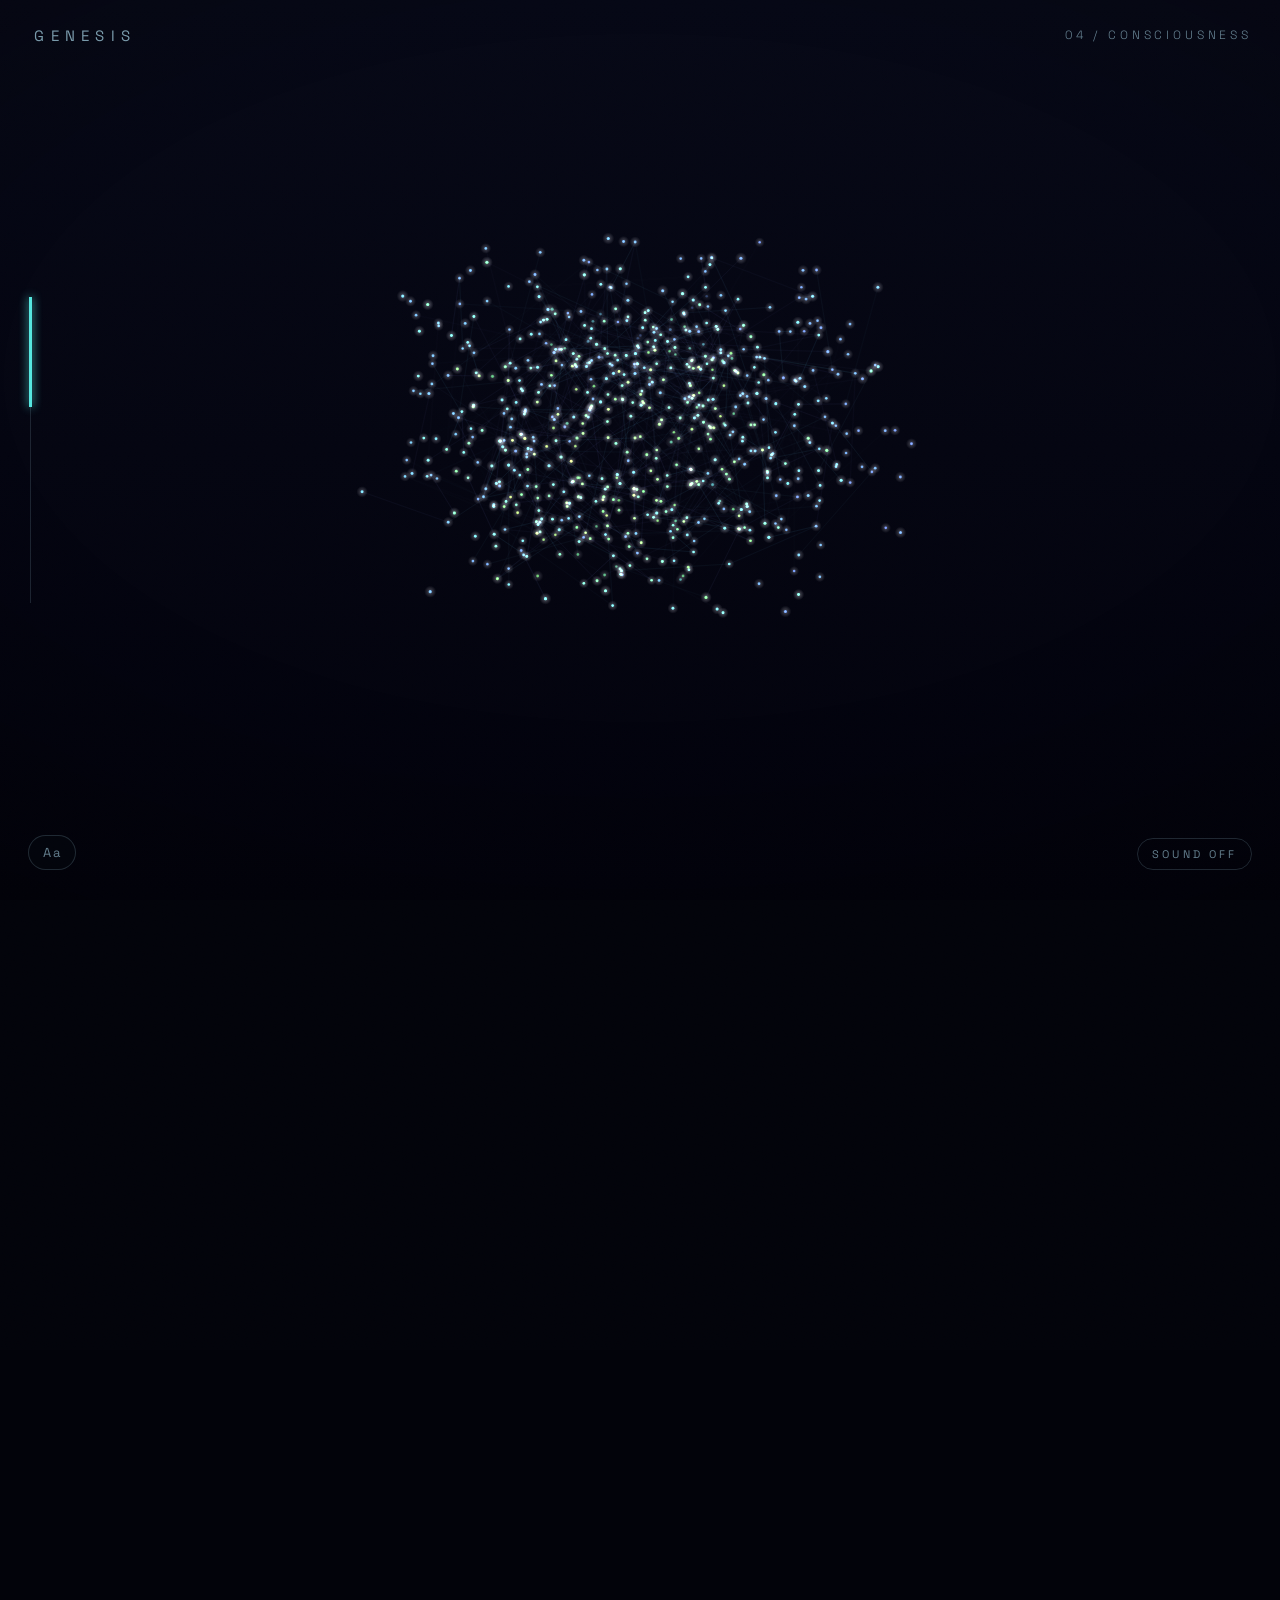
<file: projects/genesis/index.html>
<!DOCTYPE html>
<html lang="en">
<head>
<meta charset="UTF-8">
<meta name="viewport" content="width=device-width, initial-scale=1.0, maximum-scale=1.0">
<title>GENESIS — The Next Evolution</title>
<link rel="preconnect" href="https://fonts.googleapis.com">
<link rel="preconnect" href="https://fonts.gstatic.com" crossorigin>
<link href="https://fonts.googleapis.com/css2?family=Bodoni+Moda:ital,wght@0,400;0,500;1,400&family=Cormorant:ital,wght@0,300;0,400;1,300;1,400&family=Fraunces:ital,wght@0,300;0,400;0,500;1,300;1,400&family=Instrument+Serif:ital@0;1&family=Inter:wght@300;400;500;600&family=Sora:wght@200;300;400&family=Space+Grotesk:wght@300;400;500&family=Space+Mono:ital,wght@0,400;1,400&family=Syne:wght@400;600;700;800&display=swap" rel="stylesheet">
<style>
  :root{
    --ink:#0a0e16;
    --hud:#8fb6c7;
    --cyan:#56e6df;
    /* typeset — driven live by the TYPESET panel */
    --f-display:"Cormorant", serif;
    --f-hud:"Space Grotesk", sans-serif;
    --display-weight:300;
    --display-italic:italic;
    --display-tracking:0.5px;
    --display-transform:none;
  }
  *{margin:0;padding:0;box-sizing:border-box}
  html,body{background:#02030a;color:#eaf6ff;overflow-x:hidden;}
  body{font-family:"Space Grotesk",system-ui,sans-serif;-webkit-font-smoothing:antialiased;}

  /* the scroll runway — its only job is to give the camera room to travel */
  #runway{height:1150vh;width:1px;}

  /* the film */
  #stage{position:fixed;inset:0;z-index:1;}
  canvas{display:block;width:100%;height:100%;}

  /* cinematic grading on top of the canvas */
  #vignette{position:fixed;inset:0;z-index:2;pointer-events:none;
    background:radial-gradient(130% 100% at 50% 42%, transparent 38%, rgba(0,0,0,.55) 100%);
    transition:opacity .6s ease;}
  #grain{position:fixed;inset:-50%;z-index:3;pointer-events:none;opacity:.05;mix-blend-mode:overlay;
    background-image:url("data:image/svg+xml,%3Csvg xmlns='http://www.w3.org/2000/svg' width='120' height='120'%3E%3Cfilter id='n'%3E%3CfeTurbulence type='fractalNoise' baseFrequency='.9' numOctaves='2'/%3E%3C/filter%3E%3Crect width='100%25' height='100%25' filter='url(%23n)'/%3E%3C/svg%3E");
    animation:grain 1.6s steps(3) infinite;}
  @keyframes grain{0%{transform:translate(0,0)}33%{transform:translate(-3%,2%)}66%{transform:translate(2%,-2%)}100%{transform:translate(0,0)}}

  /* narrative titles */
  #titles{position:fixed;inset:0;z-index:4;pointer-events:none;display:flex;align-items:center;justify-content:center;}
  .line{position:absolute;max-width:min(86vw,900px);text-align:center;opacity:0;
    font-family:var(--f-display);font-weight:var(--display-weight);font-style:var(--display-italic);
    letter-spacing:var(--display-tracking);text-transform:var(--display-transform);
    font-size:clamp(28px,5.2vw,68px);line-height:1.12;
    color:#f3fbff;text-shadow:0 0 40px rgba(86,230,223,.25);will-change:opacity,transform;}

  /* HUD */
  #hud{position:fixed;inset:0;z-index:5;pointer-events:none;
    font-family:var(--f-hud);color:var(--hud);}
  .brand{position:absolute;top:26px;left:28px;font-size:15px;letter-spacing:.42em;font-weight:400;
    text-indent:.42em;opacity:.85;}
  .chapter{position:absolute;top:27px;right:28px;font-size:12px;letter-spacing:.32em;font-weight:300;
    text-align:right;opacity:.7;font-variant-numeric:tabular-nums;}
  .rail{position:absolute;left:30px;top:50%;transform:translateY(-50%);height:34vh;width:1px;
    background:rgba(143,182,199,.18);}
  .rail i{position:absolute;left:-1px;width:3px;background:var(--cyan);box-shadow:0 0 10px var(--cyan);
    top:0;height:0;transition:height .12s linear;}
  .cue{position:absolute;left:50%;bottom:34px;transform:translateX(-50%);
    font-size:11px;letter-spacing:.34em;opacity:.6;display:flex;flex-direction:column;align-items:center;gap:10px;
    transition:opacity .5s ease;}
  .cue span{display:block;width:1px;height:26px;background:linear-gradient(var(--hud),transparent);
    animation:fall 1.8s ease-in-out infinite;}
  @keyframes fall{0%{transform:scaleY(0);transform-origin:top}45%{transform:scaleY(1);transform-origin:top}
    55%{transform:scaleY(1);transform-origin:bottom}100%{transform:scaleY(0);transform-origin:bottom}}

  #sound{position:absolute;bottom:30px;right:28px;pointer-events:auto;cursor:pointer;
    font-family:var(--f-hud);font-size:11px;letter-spacing:.28em;color:var(--hud);
    background:none;border:1px solid rgba(143,182,199,.3);padding:8px 14px;border-radius:40px;
    opacity:.7;transition:.3s;}
  #sound:hover{opacity:1;border-color:var(--cyan);color:#eaf6ff;}

  /* final CTA, on the white */
  #cta{position:fixed;inset:0;z-index:6;display:flex;flex-direction:column;align-items:center;justify-content:center;
    gap:34px;opacity:0;pointer-events:none;text-align:center;padding:0 24px;}
  #cta h1{font-family:var(--f-display);font-weight:var(--display-weight);font-style:var(--display-italic);
    color:#0a0e16;line-height:1.04;
    font-size:clamp(34px,7vw,104px);letter-spacing:-.5px;}
  #cta .mark{font-family:var(--f-hud);font-weight:400;color:#0a0e16;
    font-size:13px;letter-spacing:.62em;text-indent:.62em;opacity:.62;}
  #begin{font-family:var(--f-hud);font-size:14px;letter-spacing:.3em;text-indent:.3em;
    color:#02030a;background:#0a0e16;border:none;border-radius:60px;padding:18px 40px;cursor:pointer;
    transition:.35s ease;pointer-events:auto;}
  #begin:hover{background:#13314a;color:#eaf6ff;box-shadow:0 0 50px rgba(86,230,223,.4);transform:translateY(-2px);}
  #cta .mark, #cta h1, #cta button{transform:translateY(16px);transition:transform .9s cubic-bezier(.2,.7,.2,1);}
  #cta.show .mark, #cta.show h1, #cta.show button{transform:translateY(0);}

  /* TYPESET panel */
  #fp-toggle{position:fixed;left:28px;bottom:30px;z-index:7;pointer-events:auto;cursor:pointer;
    font-family:var(--f-hud);font-size:13px;letter-spacing:.12em;color:var(--hud);
    background:rgba(6,10,18,.6);border:1px solid rgba(143,182,199,.3);padding:8px 14px;border-radius:40px;
    opacity:.7;transition:.3s;}
  #fp-toggle:hover{opacity:1;border-color:var(--cyan);color:#eaf6ff;}
  #fpanel{position:fixed;left:28px;bottom:78px;z-index:7;width:250px;
    background:rgba(6,10,18,.82);backdrop-filter:blur(14px);-webkit-backdrop-filter:blur(14px);
    border:1px solid rgba(143,182,199,.22);border-radius:16px;padding:14px;
    font-family:"Space Grotesk",sans-serif;color:#cfe6ef;box-shadow:0 24px 70px rgba(0,0,0,.55);
    transition:opacity .25s ease,transform .25s ease;}
  #fpanel.hidden{opacity:0;transform:translateY(12px);pointer-events:none;}
  .fp-h{display:flex;justify-content:space-between;align-items:center;
    font-size:11px;letter-spacing:.34em;opacity:.7;margin-bottom:12px;}
  #fp-close{background:none;border:none;color:#cfe6ef;font-size:18px;cursor:pointer;line-height:1;opacity:.65;}
  #fp-close:hover{opacity:1;}
  .fp-list{display:flex;flex-direction:column;gap:2px;max-height:44vh;overflow:auto;}
  .fp-item{padding:8px 10px;border-radius:10px;cursor:pointer;border:1px solid transparent;transition:.15s;}
  .fp-item:hover{background:rgba(143,182,199,.08);}
  .fp-item.active{border-color:var(--cyan);background:rgba(86,230,223,.09);}
  .fp-item b{display:block;font-size:13px;font-weight:500;color:#eaf6ff;}
  .fp-item small{font-size:9px;letter-spacing:.2em;opacity:.5;text-transform:uppercase;}
  .fp-row{display:flex;align-items:center;justify-content:space-between;margin-top:11px;
    font-size:10px;letter-spacing:.22em;opacity:.85;text-transform:uppercase;}
  .tg{font-family:inherit;font-size:9px;letter-spacing:.2em;padding:5px 12px;border-radius:30px;cursor:pointer;
    border:1px solid rgba(143,182,199,.3);background:none;color:#cfe6ef;transition:.2s;}
  .tg.on{background:var(--cyan);color:#04121a;border-color:var(--cyan);}
  #fp-track{flex:0 0 108px;accent-color:var(--cyan);height:2px;}
  .fp-tip{margin-top:13px;font-size:8px;letter-spacing:.28em;opacity:.38;text-align:center;text-transform:uppercase;}

  @media (prefers-reduced-motion: reduce){
    #grain,.cue span{animation:none!important}
  }
</style>
</head>
<body>
  <div id="runway"></div>
  <div id="stage"><canvas id="c"></canvas></div>
  <div id="vignette"></div>
  <div id="grain"></div>

  <div id="titles"></div>

  <div id="hud">
    <div class="brand">GENESIS</div>
    <div class="chapter" id="chapter">01 / ORIGIN</div>
    <div class="rail"><i id="railFill"></i></div>
    <div class="cue" id="cue">SCROLL<span></span></div>
    <button id="sound">SOUND OFF</button>
  </div>

  <div id="cta">
    <div class="mark">GENESIS</div>
    <h1>The Next Evolution<br>Is Not Human.</h1>
    <button id="begin">BEGIN CREATION</button>
  </div>

<script>
(function(){
  "use strict";
  const cv = document.getElementById('c');
  const ctx = cv.getContext('2d');
  let W=0,H=0,DPR=1,CX=0,CY=0,MINS=0,P=0;

  // ---------- utils ----------
  const clamp=(v,a,b)=>v<a?a:v>b?b:v;
  const lerp=(a,b,t)=>a+(b-a)*t;
  const smooth=t=>{t=clamp(t,0,1);return t*t*(3-2*t);};
  // trapezoid envelope: 0 outside [s,e], ramps over fade
  function env(p,s,e,fi,fo){
    fi=fi||0.025; fo=fo||0.025;
    if(p<=s||p>=e) return 0;
    if(p<s+fi) return smooth((p-s)/fi);
    if(p>e-fo) return smooth((e-p)/fo);
    return 1;
  }

  // ---------- particle field (the one continuous matter) ----------
  let N=680;
  let sx,sy,ang,rad,z0,side,cell,col,htv,arm,gr,phs,spk;
  let px,py,pr,pa,phh; // computed each frame
  let heightArr=[]; const COLS=30;

  function seedParticles(){
    sx=new Float32Array(N); sy=new Float32Array(N); ang=new Float32Array(N);
    rad=new Float32Array(N); z0=new Float32Array(N); side=new Float32Array(N);
    cell=new Int16Array(N); col=new Int16Array(N); htv=new Float32Array(N);
    arm=new Int16Array(N); gr=new Float32Array(N); phs=new Float32Array(N); spk=new Float32Array(N);
    px=new Float32Array(N); py=new Float32Array(N); pr=new Float32Array(N);
    pa=new Float32Array(N); phh=new Float32Array(N);
    for(let i=0;i<N;i++){
      sx[i]=Math.random()*2-1; sy[i]=Math.random()*2-1;
      ang[i]=Math.random()*Math.PI*2; rad[i]=Math.random(); z0[i]=Math.random();
      side[i]=Math.random()<0.5?-1:1; cell[i]=(Math.random()*12)|0;
      col[i]=(Math.random()*COLS)|0; htv[i]=0.35+Math.random()*0.65;
      arm[i]=i%3; gr[i]=Math.pow(Math.random(),0.7); phs[i]=Math.random()*Math.PI*2;
      spk[i]=Math.random();
    }
    heightArr=[]; let s=98765;
    for(let c=0;c<COLS;c++){ s=(s*1103515245+12345)&0x7fffffff; heightArr.push(0.25+(s/0x7fffffff)*0.75); }
  }

  // glow sprite for cheap additive bloom
  let glow;
  function buildGlow(){
    glow=document.createElement('canvas'); glow.width=glow.height=64;
    const g=glow.getContext('2d');
    const rg=g.createRadialGradient(32,32,0,32,32,32);
    rg.addColorStop(0,'rgba(255,255,255,1)');
    rg.addColorStop(0.25,'rgba(255,255,255,.55)');
    rg.addColorStop(1,'rgba(255,255,255,0)');
    g.fillStyle=rg; g.fillRect(0,0,64,64);
  }

  // ---------- layout keyframes : write into out {x,y,r,a,h} ----------
  function cellCenter(j,t){
    const baseR=MINS*0.17, a=j/12*Math.PI*2 + t*0.18;
    const rr=baseR*Math.sqrt(j/12);
    return [CX+Math.cos(a)*rr, CY+Math.sin(a)*rr*0.92];
  }

  function layout(name,i,t,o){
    switch(name){
      case 'spark':{
        const r = Math.pow(rad[i],3)*46*(0.85+0.25*Math.sin(t*0.9+phs[i]));
        const a = ang[i]+t*0.2;
        o.x=CX+Math.cos(a)*r; o.y=CY+Math.sin(a)*r;
        o.r=0.6+spk[i]*1.2; o.a=0.10+spk[i]*0.35; o.h=176; break;
      }
      case 'cell':{
        const c=cellCenter(cell[i],t), cr=MINS*0.05;
        const onRim = rad[i]>0.58;
        const lr = onRim ? cr*(0.9+0.08*Math.sin(t+phs[i])) : cr*(0.15+rad[i]*0.6);
        const a = ang[i]+t*0.25*side[i];
        o.x=c[0]+Math.cos(a)*lr; o.y=c[1]+Math.sin(a)*lr;
        o.r=onRim?1.3:0.9; o.a=onRim?0.7:0.4; o.h=172+rad[i]*22; break;
      }
      case 'neural':{
        const spread=MINS*1.05, focal=620, range=950;
        let z=( z0[i]*range - t*130 )%range; if(z<0)z+=range;
        const sc=focal/(focal+z);
        o.x=CX + sx[i]*spread*sc; o.y=CY + sy[i]*spread*0.62*sc;
        o.r=clamp(sc*2.4,0.4,4.2); o.a=clamp(sc*0.95,0,1)*0.85;
        o.h=198+sx[i]*46; break;
      }
      case 'brain':{
        const hx=CX+side[i]*(MINS*0.085), hy=CY-MINS*0.02;
        const rx=MINS*0.165, ry=MINS*0.205;
        const a=ang[i]; const fold=1+0.055*Math.sin(a*7+rad[i]*9+t*0.5);
        const rr=0.42+0.58*rad[i];
        let x=hx+Math.cos(a)*rx*rr*fold;
        let y=hy+Math.sin(a)*ry*rr*fold;
        y -= Math.max(0,Math.sin(a))*ry*0.12; // flatten top -> lobed look
        x += Math.sin(t*0.7+phs[i])*2.0; y+=Math.cos(t*0.6+phs[i])*2.0;
        let a2=0.78;
        if(Math.abs(x-CX)<MINS*0.012) a2*=0.25; // central fissure
        // pointer reaction — the mind notices the observer
        const dx=x-mx, dy=y-my, d=Math.hypot(dx,dy), R=170;
        let hue=190+rad[i]*34;
        if(d<R){ const f=(1-d/R); x+=dx/d*f*42; y+=dy/d*f*42; a2=Math.min(1,a2+f*0.6); hue=lerp(hue,48,f); }
        o.x=x;o.y=y;o.r=1.4;o.a=a2;o.h=hue; break;
      }
      case 'field':{ // dissolved drift between brain and city / memory dust
        o.x=CX+sx[i]*W*0.56+Math.sin(t*0.2+phs[i])*22;
        o.y=CY+sy[i]*H*0.56+Math.cos(t*0.17+phs[i])*22;
        o.r=0.8+z0[i]*1.0; o.a=0.42; o.h=206+sx[i]*28; break;
      }
      case 'city':{
        const colW=W/COLS, base=H*0.80;
        if(z0[i]>0.86){ // flying transport streaks
          const speed=70+ z0[i]*60;
          o.x=( (t*speed + sx[i]*W*2)%(W+120) )-60;
          o.y=H*0.16+sy[i]*H*0.20;
          o.r=1.1; o.a=0.8; o.h=188; o.streak=1; break;
        }
        const bh=heightArr[col[i]]*H*0.6;
        o.x=(col[i]+0.5)*colW + Math.cos(ang[i])*colW*0.32;
        o.y=base - htv[i]*bh;
        o.r=0.9; o.a=0.85; o.h=34+rad[i]*12; o.streak=0; break;
      }
      case 'galaxy':{
        const maxR=MINS*0.46, turns=2.5;
        const ar=arm[i]*(Math.PI*2/3);
        const ba=gr[i]*turns*Math.PI*2 + ar + t*0.05*(1.25-gr[i]);
        const r=gr[i]*maxR + Math.sin(phs[i]+t)*4;
        o.x=CX+Math.cos(ba)*r; o.y=CY+Math.sin(ba)*r*0.52;
        o.r=clamp((1-gr[i])*2.6,0.4,3.2); o.a=0.45+0.5*(1-gr[i]);
        o.h= gr[i]<0.18?46:(208+gr[i]*42); break;
      }
    }
  }

  // keyframe schedule along scroll progress
  const KF=[[0.00,'spark'],[0.12,'cell'],[0.26,'neural'],[0.40,'brain'],
            [0.52,'field'],[0.66,'city'],[0.80,'city'],[0.90,'galaxy']];

  const OA={x:0,y:0,r:0,a:0,h:0,streak:0}, OB={x:0,y:0,r:0,a:0,h:0,streak:0};

  // ---------- background palette ----------
  const BG=[
    [0.00,[3,4,12],[1,1,5]],
    [0.30,[5,9,22],[2,3,12]],
    [0.46,[10,7,24],[3,2,14]],
    [0.66,[16,12,26],[3,4,12]],
    [0.82,[8,8,20],[1,2,9]],
    [0.92,[10,14,26],[2,4,14]],
  ];
  function bgColor(p){
    let i=0; while(i<BG.length-1 && p>BG[i+1][0]) i++;
    const a=BG[i], b=BG[Math.min(i+1,BG.length-1)];
    const t=a[0]===b[0]?0:smooth((p-a[0])/(b[0]-a[0]));
    const mix=(c1,c2)=>`rgb(${(lerp(c1[0],c2[0],t))|0},${(lerp(c1[1],c2[1],t))|0},${(lerp(c1[2],c2[2],t))|0})`;
    return [mix(a[1],b[1]), mix(a[2],b[2])];
  }

  // ---------- bespoke layers ----------
  function drawCells(p,t){
    const e=env(p,0.10,0.25,0.03,0.04); if(e<=0)return;
    ctx.globalCompositeOperation='lighter';
    for(let j=0;j<12;j++){
      const c=cellCenter(j,t), cr=MINS*0.05*(0.7+0.3*Math.sin(t*0.8+j));
      const g=ctx.createRadialGradient(c[0],c[1],0,c[0],c[1],cr);
      g.addColorStop(0,`rgba(70,230,210,${0.05*e})`);
      g.addColorStop(0.7,`rgba(40,150,180,${0.04*e})`);
      g.addColorStop(1,'rgba(0,0,0,0)');
      ctx.fillStyle=g; ctx.beginPath(); ctx.arc(c[0],c[1],cr,0,7); ctx.fill();
      ctx.strokeStyle=`rgba(120,245,230,${0.22*e})`; ctx.lineWidth=1;
      ctx.beginPath(); ctx.arc(c[0],c[1],cr,0,7); ctx.stroke();
    }
  }

  function drawLinks(p){
    const e=env(p,0.24,0.50,0.04,0.05); if(e<=0)return;
    ctx.globalCompositeOperation='lighter';
    ctx.lineWidth=1;
    for(let i=0;i<N;i+=1){
      const j=(i*7+3)%N, k=(i*29+11)%N;
      const x=px[i],y=py[i];
      let dx=px[j]-x,dy=py[j]-y, d2=dx*dx+dy*dy;
      if(d2<24000){ const al=(1-d2/24000)*0.10*e*Math.min(pa[i],pa[j]);
        ctx.strokeStyle=`rgba(90,200,235,${al})`; ctx.beginPath(); ctx.moveTo(x,y); ctx.lineTo(px[j],py[j]); ctx.stroke();}
      dx=px[k]-x;dy=py[k]-y; d2=dx*dx+dy*dy;
      if(d2<24000){ const al=(1-d2/24000)*0.08*e*Math.min(pa[i],pa[k]);
        ctx.strokeStyle=`rgba(140,150,255,${al})`; ctx.beginPath(); ctx.moveTo(x,y); ctx.lineTo(px[k],py[k]); ctx.stroke();}
    }
  }

  function drawCity(p,t){
    const e=env(p,0.62,0.87,0.04,0.05); if(e<=0)return;
    const grow=smooth((p-0.62)/0.07);
    const colW=W/COLS, base=H*0.80;
    ctx.globalCompositeOperation='source-over';
    for(let c=0;c<COLS;c++){
      const bh=heightArr[c]*H*0.6*grow, w=colW*0.74, x=c*colW+colW*0.13, y=base-bh;
      const g=ctx.createLinearGradient(0,y,0,base);
      g.addColorStop(0,`rgba(14,22,38,${0.95*e})`);
      g.addColorStop(1,`rgba(3,5,12,${0.95*e})`);
      ctx.fillStyle=g; ctx.fillRect(x,y,w,bh);
      ctx.fillStyle=`rgba(90,220,230,${0.18*e})`; ctx.fillRect(x,y,w,1.4); // crown light
    }
    // ground glow
    const gg=ctx.createLinearGradient(0,base-2,0,base+90);
    gg.addColorStop(0,`rgba(40,120,150,${0.18*e})`); gg.addColorStop(1,'rgba(0,0,0,0)');
    ctx.fillStyle=gg; ctx.fillRect(0,base-2,W,92);
  }

  function drawCore(p,t){
    const e=env(p,0.74,0.87,0.03,0.05); if(e<=0)return;
    const grow=smooth((p-0.74)/0.05);
    const base=H*0.80, topY=base-H*0.62*grow, w=MINS*0.055;
    // tower
    ctx.globalCompositeOperation='source-over';
    ctx.beginPath();
    ctx.moveTo(CX-w,base); ctx.lineTo(CX-w*0.45,topY); ctx.lineTo(CX+w*0.45,topY); ctx.lineTo(CX+w,base);
    ctx.closePath();
    const tg=ctx.createLinearGradient(0,topY,0,base);
    tg.addColorStop(0,`rgba(18,30,50,${0.96*e})`); tg.addColorStop(1,`rgba(4,6,14,${0.96*e})`);
    ctx.fillStyle=tg; ctx.fill();
    ctx.fillStyle=`rgba(86,230,223,${0.5*e})`; ctx.fillRect(CX-1,topY,2,base-topY); // spine
    // core orb
    ctx.globalCompositeOperation='lighter';
    const pulse=0.6+0.4*Math.sin(t*2);
    const orbR=MINS*0.05*(0.85+0.25*pulse)*grow;
    const og=ctx.createRadialGradient(CX,topY,0,CX,topY,orbR*3);
    og.addColorStop(0,`rgba(180,255,250,${0.9*e})`);
    og.addColorStop(0.3,`rgba(86,230,223,${0.45*e})`);
    og.addColorStop(1,'rgba(0,0,0,0)');
    ctx.fillStyle=og; ctx.beginPath(); ctx.arc(CX,topY,orbR*3,0,7); ctx.fill();
    // upward beam
    const bg2=ctx.createLinearGradient(0,topY-MINS*0.5,0,topY);
    bg2.addColorStop(0,'rgba(0,0,0,0)'); bg2.addColorStop(1,`rgba(86,230,223,${0.18*e*pulse})`);
    ctx.fillStyle=bg2; ctx.fillRect(CX-orbR*0.5,topY-MINS*0.5,orbR,MINS*0.5);
  }

  function drawCosmos(p,t){
    const e=env(p,0.83,0.93,0.03,0.03); if(e<=0)return;
    const k=smooth((p-0.83)/0.10);          // 0..1 zoom-out
    const scale=lerp(1.0,0.18,k);            // everything collapses to a point
    ctx.globalCompositeOperation='lighter';
    // distant star
    const sx2=CX, sy2=CY-MINS*0.34*scale, sr=MINS*0.5*scale;
    const sg=ctx.createRadialGradient(sx2,sy2,0,sx2,sy2,sr);
    sg.addColorStop(0,`rgba(255,250,240,${0.7*e})`);
    sg.addColorStop(0.2,`rgba(255,210,150,${0.3*e})`);
    sg.addColorStop(1,'rgba(0,0,0,0)');
    ctx.fillStyle=sg; ctx.beginPath(); ctx.arc(sx2,sy2,sr,0,7); ctx.fill();
    // planet shrinking
    const pr2=MINS*0.16*scale, pgx=CX+MINS*0.02, pgy=CY+MINS*0.10*scale;
    const pg=ctx.createRadialGradient(pgx-pr2*0.4,pgy-pr2*0.4,pr2*0.1,pgx,pgy,pr2);
    pg.addColorStop(0,`rgba(120,200,255,${0.6*e})`);
    pg.addColorStop(0.6,`rgba(30,70,140,${0.55*e})`);
    pg.addColorStop(1,`rgba(2,4,12,${0.0})`);
    ctx.globalCompositeOperation='source-over';
    ctx.fillStyle=pg; ctx.beginPath(); ctx.arc(pgx,pgy,pr2,0,7); ctx.fill();
    ctx.globalCompositeOperation='lighter';
    ctx.strokeStyle=`rgba(120,200,255,${0.25*e})`; ctx.lineWidth=1.2;
    ctx.beginPath(); ctx.arc(pgx,pgy,pr2*1.05,0,7); ctx.stroke();
    // scale rings receding
    for(let r=0;r<4;r++){
      const rr=MINS*(0.2+r*0.16)*(1+k*1.6);
      ctx.strokeStyle=`rgba(86,230,223,${0.06*e*(1-r*0.2)})`;
      ctx.beginPath(); ctx.arc(CX,CY,rr,0,7); ctx.stroke();
    }
  }

  // ---------- render ----------
  let mx=0,my=0, tmx=0,tmy=0;
  function frame(){
    const now=performance.now()/1000;
    // smooth the camera (scroll) for buttery travel
    const target=clamp(window.scrollY/((document.documentElement.scrollHeight-window.innerHeight)||1),0,1);
    P += (target-P)*0.085;
    const p=P;
    mx+=(tmx-mx)*0.06; my+=(tmy-my)*0.06;

    // background
    ctx.globalCompositeOperation='source-over';
    const [c1,c2]=bgColor(p);
    const bg=ctx.createLinearGradient(0,0,0,H);
    bg.addColorStop(0,c1); bg.addColorStop(1,c2);
    ctx.fillStyle=bg; ctx.fillRect(0,0,W,H);

    // dark world structures behind the matter
    drawCity(p,now);
    drawCore(p,now);

    // morph the field
    let k=0; while(k<KF.length-1 && p>=KF[k+1][0]) k++;
    let nameA,nameB,tt;
    if(p>=KF[KF.length-1][0]){ nameA=nameB='galaxy'; tt=1; }
    else { nameA=KF[k][1]; nameB=KF[k+1][1]; tt=smooth((p-KF[k][0])/(KF[k+1][0]-KF[k][0])); }

    for(let i=0;i<N;i++){
      OA.streak=0;OB.streak=0;
      layout(nameA,i,now,OA); layout(nameB,i,now,OB);
      px[i]=lerp(OA.x,OB.x,tt); py[i]=lerp(OA.y,OB.y,tt);
      pr[i]=lerp(OA.r,OB.r,tt); pa[i]=lerp(OA.a,OB.a,tt);
      phh[i]=lerp(OA.h,OB.h,tt);
      streakFlag[i]= ((OB.streak||OA.streak) && tt>0.4) ?1:0;
    }

    drawLinks(p);

    // draw particles (additive)
    ctx.globalCompositeOperation='lighter';
    for(let i=0;i<N;i++){
      const a=pa[i]; if(a<=0.01) continue;
      const r=pr[i], x=px[i], y=py[i];
      const gsz=r*7.5;
      ctx.globalAlpha=a*0.5;
      ctx.drawImage(glow,x-gsz/2,y-gsz/2,gsz,gsz);
      ctx.globalAlpha=a;
      if(streakFlag[i]){
        ctx.strokeStyle=`hsl(${phh[i]|0} 90% 68%)`; ctx.lineWidth=r;
        ctx.beginPath(); ctx.moveTo(x,y); ctx.lineTo(x-22,y); ctx.stroke();
      } else {
        ctx.fillStyle=`hsl(${phh[i]|0} 92% 64%)`;
        ctx.beginPath(); ctx.arc(x,y,r,0,7); ctx.fill();
      }
    }
    ctx.globalAlpha=1;

    // central origin core (spark + cell)
    const se=env(p,0.0,0.18,0.0,0.06);
    if(se>0){
      const r=MINS*0.05*(0.8+0.2*Math.sin(now*1.2));
      const g=ctx.createRadialGradient(CX,CY,0,CX,CY,r*4);
      g.addColorStop(0,`rgba(190,255,250,${0.9*se})`);
      g.addColorStop(0.25,`rgba(86,230,223,${0.5*se})`);
      g.addColorStop(1,'rgba(0,0,0,0)');
      ctx.fillStyle=g; ctx.beginPath(); ctx.arc(CX,CY,r*4,0,7); ctx.fill();
    }

    drawCells(p,now);
    drawCosmos(p,now);

    // whiteout into the CTA
    const wo=env(p,0.92,1.0,0.05,0.0);
    if(wo>0){
      ctx.globalCompositeOperation='source-over';
      ctx.fillStyle=`rgba(248,250,253,${smooth(wo)})`;
      ctx.fillRect(0,0,W,H);
    }

    updateUI(p,wo);
    requestAnimationFrame(frame);
  }

  let streakFlag=new Uint8Array(N);

  // ---------- UI ----------
  const titlesEl=document.getElementById('titles');
  const LINES=[
    {t:"Every civilization begins with a single spark.", s:0.02, e:0.095},
    {t:"Intelligence emerges from connection.",          s:0.255,e:0.335},
    {t:"And then — it begins to think.",                 s:0.405,e:0.475},
    {t:"Every moment becomes a memory.",                 s:0.535,e:0.605},
    {t:"A new civilization rises.",                       s:0.655,e:0.725},
    {t:"Beyond form. Beyond limits.",                     s:0.85, e:0.905},
  ];
  const lineEls=LINES.map(l=>{const d=document.createElement('div');d.className='line';d.textContent=l.t;titlesEl.appendChild(d);return d;});
  const CH=[[0.10,'01 / ORIGIN'],[0.22,'02 / FIRST CELL'],[0.36,'03 / EVOLUTION'],
            [0.50,'04 / CONSCIOUSNESS'],[0.62,'05 / MEMORY'],[0.74,'06 / CIVILIZATION'],
            [0.84,'07 / THE CORE'],[0.92,'08 / TRANSCENDENCE'],[1.01,'09 / GENESIS']];
  const chapterEl=document.getElementById('chapter');
  const railFill=document.getElementById('railFill');
  const cueEl=document.getElementById('cue');
  const vignetteEl=document.getElementById('vignette');
  const ctaEl=document.getElementById('cta');

  function updateUI(p,wo){
    for(let i=0;i<LINES.length;i++){
      const l=LINES[i], mid=(l.s+l.e)/2;
      let o=env(p,l.s,l.e,(l.e-l.s)*0.45,(l.e-l.s)*0.45);
      lineEls[i].style.opacity=o.toFixed(3);
      lineEls[i].style.transform=`translateY(${lerp(18,-18,clamp((p-l.s)/(l.e-l.s),0,1))}px)`;
    }
    let ch='09 / GENESIS';
    for(let i=0;i<CH.length;i++){ if(p<CH[i][0]){ch=CH[i][1];break;} }
    if(chapterEl.textContent!==ch) chapterEl.textContent=ch;
    railFill.style.height=(p*100)+'%';
    cueEl.style.opacity = p>0.02?'0':'0.6';
    vignetteEl.style.opacity = (1-smooth(wo)).toFixed(3);
    const show=p>0.965;
    ctaEl.style.opacity=show?'1':'0';
    ctaEl.style.pointerEvents=show?'auto':'none';
    ctaEl.classList.toggle('show',show);
  }

  // ---------- sound (optional, gesture-gated) ----------
  let audio=null, on=false;
  const soundBtn=document.getElementById('sound');
  function initAudio(){
    try{
      const AC=window.AudioContext||window.webkitAudioContext; if(!AC)return null;
      const ac=new AC();
      const master=ac.createGain(); master.gain.value=0.0; master.connect(ac.destination);
      const o1=ac.createOscillator(); o1.type='sine'; o1.frequency.value=42;
      const o2=ac.createOscillator(); o2.type='sine'; o2.frequency.value=42.5;
      const flt=ac.createBiquadFilter(); flt.type='lowpass'; flt.frequency.value=320;
      o1.connect(flt); o2.connect(flt); flt.connect(master);
      o1.start(); o2.start();
      return {ac,master,o1,o2,flt};
    }catch(e){return null;}
  }
  soundBtn.addEventListener('click',()=>{
    if(!audio) audio=initAudio();
    if(!audio){ soundBtn.textContent='SOUND N/A'; return; }
    if(audio.ac.state==='suspended') audio.ac.resume();
    on=!on; soundBtn.textContent=on?'SOUND ON':'SOUND OFF';
    audio.master.gain.setTargetAtTime(on?0.12:0.0, audio.ac.currentTime, 0.4);
  });
  // evolve drone with progress
  setInterval(()=>{ if(audio&&on){
    const f=42+P*120; audio.o1.frequency.setTargetAtTime(f,audio.ac.currentTime,0.3);
    audio.o2.frequency.setTargetAtTime(f+0.6,audio.ac.currentTime,0.3);
    audio.flt.frequency.setTargetAtTime(320+P*2600,audio.ac.currentTime,0.3);
  }},200);

  // ---------- input / resize ----------
  function onMove(x,y){ tmx=x; tmy=y; }
  window.addEventListener('pointermove',e=>onMove(e.clientX,e.clientY),{passive:true});
  window.addEventListener('touchmove',e=>{if(e.touches[0])onMove(e.touches[0].clientX,e.touches[0].clientY);},{passive:true});

  document.getElementById('begin').addEventListener('click',()=>{
    window.scrollTo({top:0,behavior:'smooth'});
  });

  function resize(){
    DPR=Math.min(window.devicePixelRatio||1,2);
    W=window.innerWidth; H=window.innerHeight;
    cv.width=W*DPR; cv.height=H*DPR; cv.style.width=W+'px'; cv.style.height=H+'px';
    ctx.setTransform(DPR,0,0,DPR,0,0);
    CX=W/2; CY=H/2; MINS=Math.min(W,H);
    const want=(MINS<700)?420:680;
    if(want!==N){ N=want; seedParticles(); streakFlag=new Uint8Array(N); }
    tmx=tmx||CX; tmy=tmy||CY; mx=mx||CX; my=my||CY;
  }
  window.addEventListener('resize',resize);

  // ---------- boot ----------
  buildGlow(); resize(); seedParticles(); streakFlag=new Uint8Array(N);
  mx=tmx=CX; my=tmy=CY;
  requestAnimationFrame(frame);
})();
</script>
  <div id="fpanel" class="hidden">
    <div class="fp-h"><span>TYPESET</span><button id="fp-close" aria-label="close">×</button></div>
    <div class="fp-list" id="fp-list"></div>
    <div class="fp-row"><span>Italic</span><button class="tg" id="fp-ital">OFF</button></div>
    <div class="fp-row"><span>Caps</span><button class="tg" id="fp-caps">OFF</button></div>
    <div class="fp-row"><span>Tracking</span><input id="fp-track" type="range" min="-1" max="12" step="0.5" value="0.5"></div>
    <div class="fp-tip">press F to toggle</div>
  </div>
  <button id="fp-toggle">Aa</button>

<script>
(function(){
  const root=document.documentElement.style;
  const PAIRINGS=[
    {label:'Cormorant × Grotesk', sub:'romantic · cinematic', display:'"Cormorant", serif',        weight:300, italic:true,  hud:'"Space Grotesk", sans-serif', track:0.5, caps:false},
    {label:'Fraunces × Inter',    sub:'organic · alive',     display:'"Fraunces", serif',         weight:300, italic:true,  hud:'"Inter", sans-serif',        track:0.3, caps:false},
    {label:'Instrument × Grotesk',sub:'editorial · premium', display:'"Instrument Serif", serif',  weight:400, italic:true,  hud:'"Space Grotesk", sans-serif', track:0.4, caps:false},
    {label:'Grotesk × Mono',      sub:'cold · machine',      display:'"Space Grotesk", sans-serif',weight:300, italic:false, hud:'"Space Mono", monospace',     track:1.5, caps:false},
    {label:'Bodoni × Grotesk',    sub:'dramatic · contrast', display:'"Bodoni Moda", serif',      weight:500, italic:false, hud:'"Space Grotesk", sans-serif', track:0.5, caps:false},
    {label:'Syne × Inter',        sub:'futuristic · bold',   display:'"Syne", sans-serif',        weight:700, italic:false, hud:'"Inter", sans-serif',        track:1.0, caps:true },
    {label:'Sora — keynote',      sub:'clean · minimal',     display:'"Sora", sans-serif',        weight:200, italic:false, hud:'"Sora", sans-serif',         track:0.5, caps:false},
  ];
  const st={idx:0, italic:true, caps:false, track:0.5};
  const listEl=document.getElementById('fp-list');
  const italBtn=document.getElementById('fp-ital');
  const capsBtn=document.getElementById('fp-caps');
  const trackEl=document.getElementById('fp-track');
  const panel=document.getElementById('fpanel');

  function render(){
    const p=PAIRINGS[st.idx];
    root.setProperty('--f-display', p.display);
    root.setProperty('--f-hud', p.hud);
    root.setProperty('--display-weight', p.weight);
    root.setProperty('--display-italic', st.italic?'italic':'normal');
    root.setProperty('--display-transform', st.caps?'uppercase':'none');
    root.setProperty('--display-tracking', st.track+'px');
    [...listEl.children].forEach((el,i)=>el.classList.toggle('active', i===st.idx));
    italBtn.classList.toggle('on',st.italic); italBtn.textContent=st.italic?'ON':'OFF';
    capsBtn.classList.toggle('on',st.caps);   capsBtn.textContent=st.caps?'ON':'OFF';
  }
  PAIRINGS.forEach((p,i)=>{
    const d=document.createElement('div'); d.className='fp-item';
    d.innerHTML='<b>'+p.label+'</b><small>'+p.sub+'</small>';
    d.addEventListener('click',()=>{ st.idx=i; st.italic=p.italic; st.caps=p.caps; st.track=p.track;
      trackEl.value=p.track; render(); });
    listEl.appendChild(d);
  });
  italBtn.addEventListener('click',()=>{st.italic=!st.italic;render();});
  capsBtn.addEventListener('click',()=>{st.caps=!st.caps;render();});
  trackEl.addEventListener('input',()=>{st.track=parseFloat(trackEl.value);render();});

  function toggle(){ panel.classList.toggle('hidden'); }
  document.getElementById('fp-toggle').addEventListener('click',toggle);
  document.getElementById('fp-close').addEventListener('click',()=>panel.classList.add('hidden'));
  window.addEventListener('keydown',e=>{
    if((e.key==='f'||e.key==='F') && e.target.tagName!=='INPUT'){ toggle(); }
  });
  render();
})();
</script>
</body>
</html>
</file>
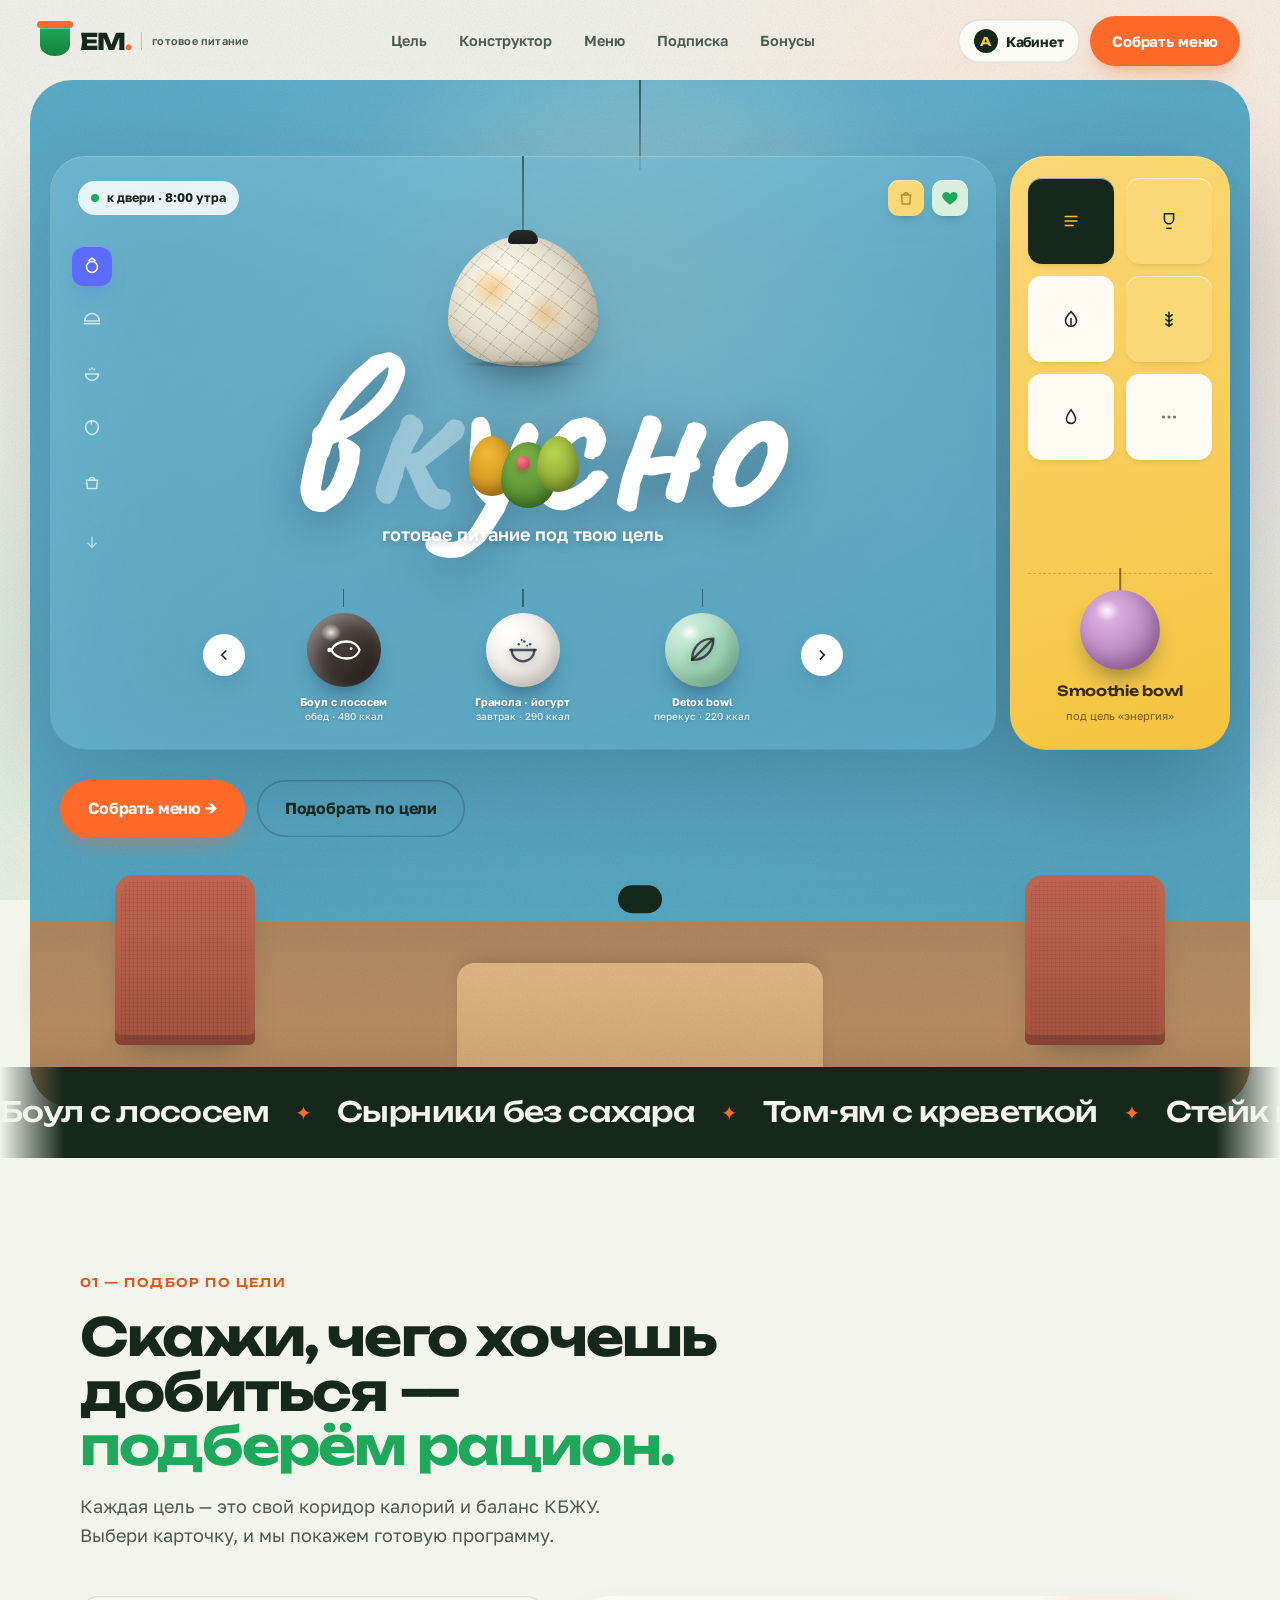
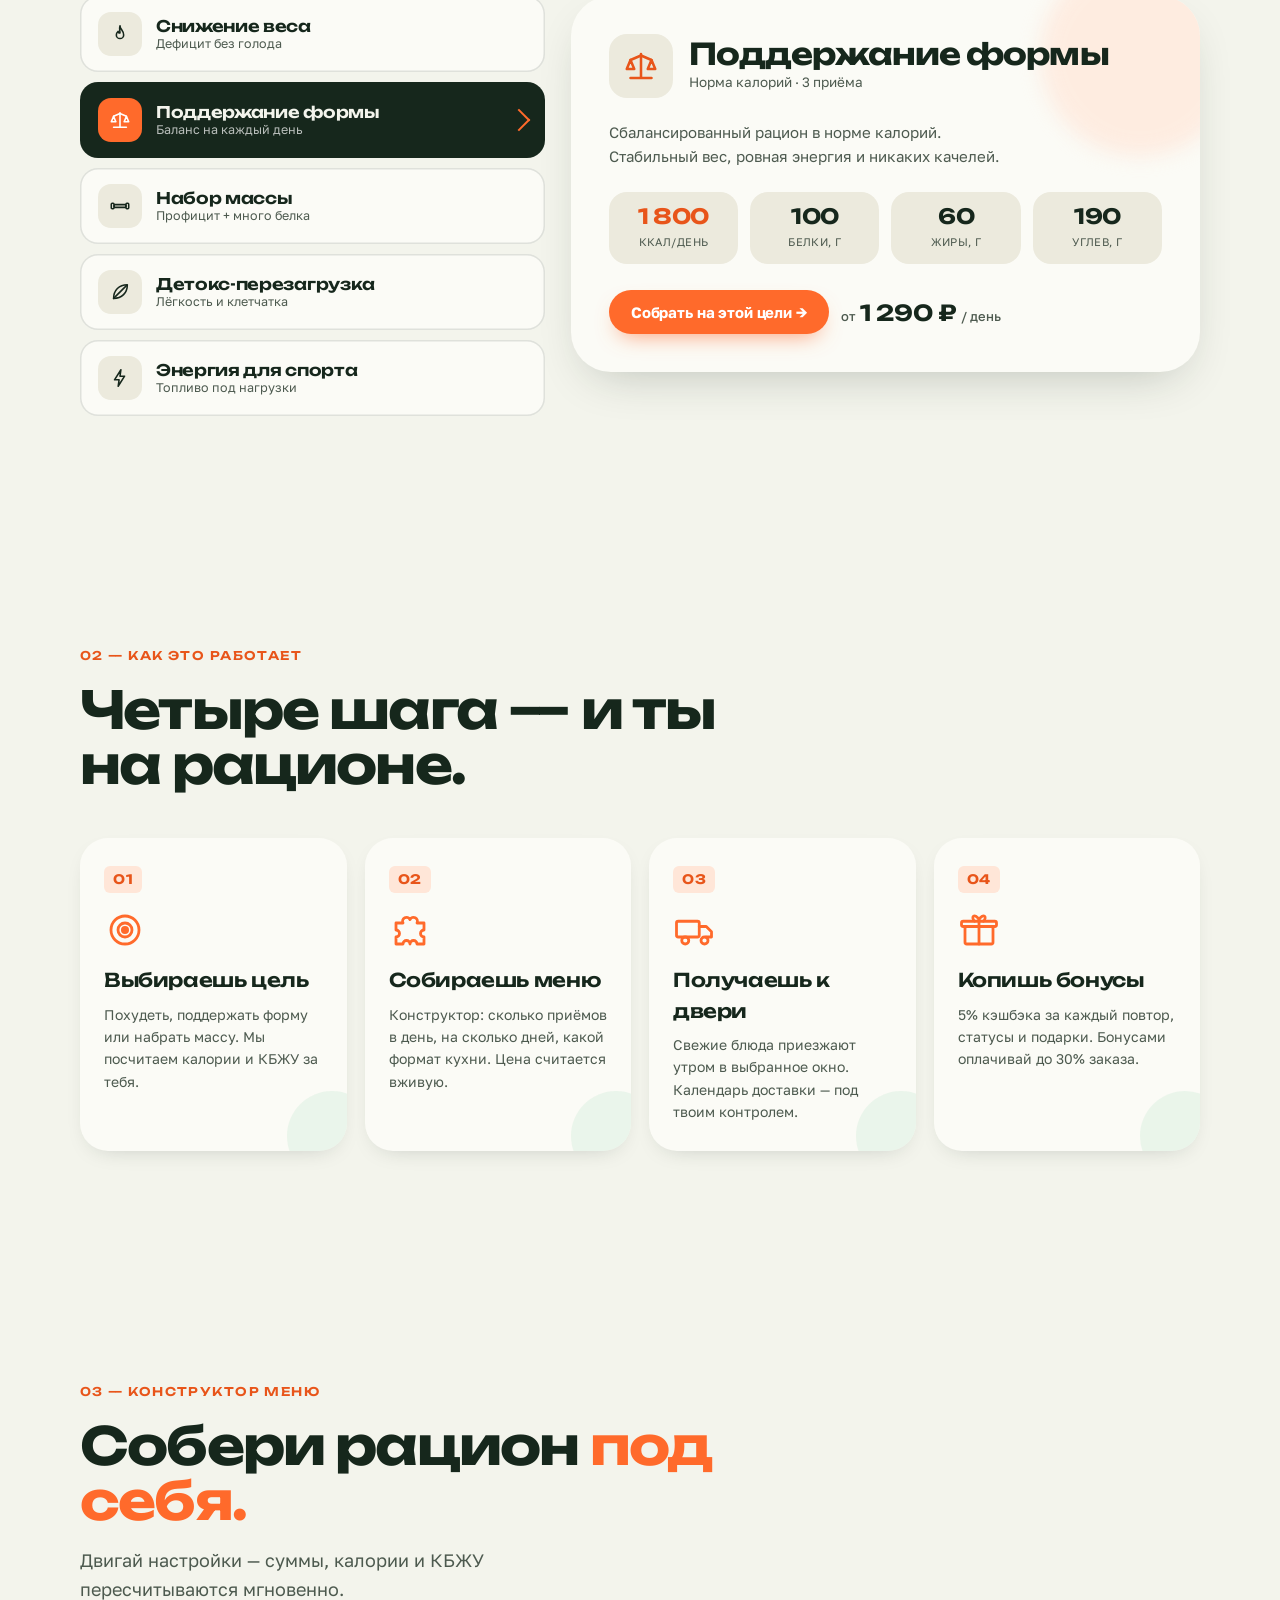
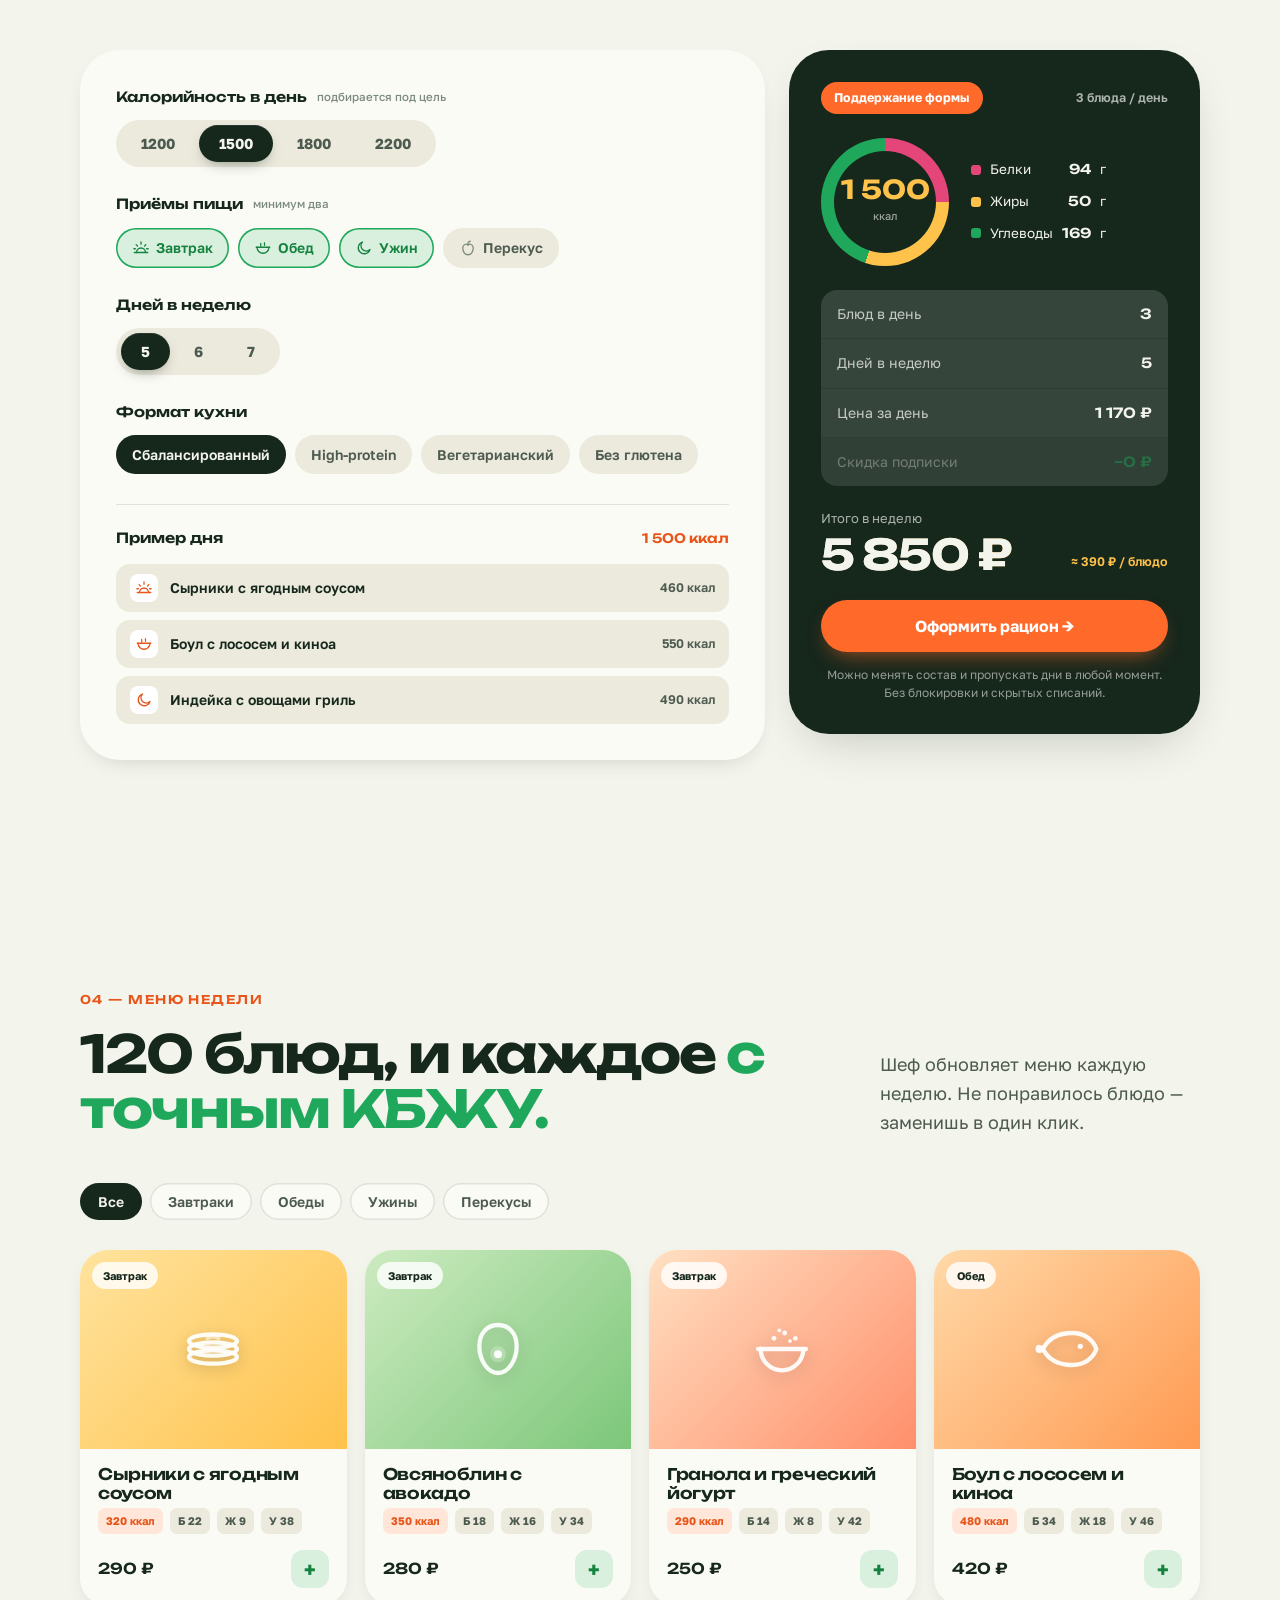
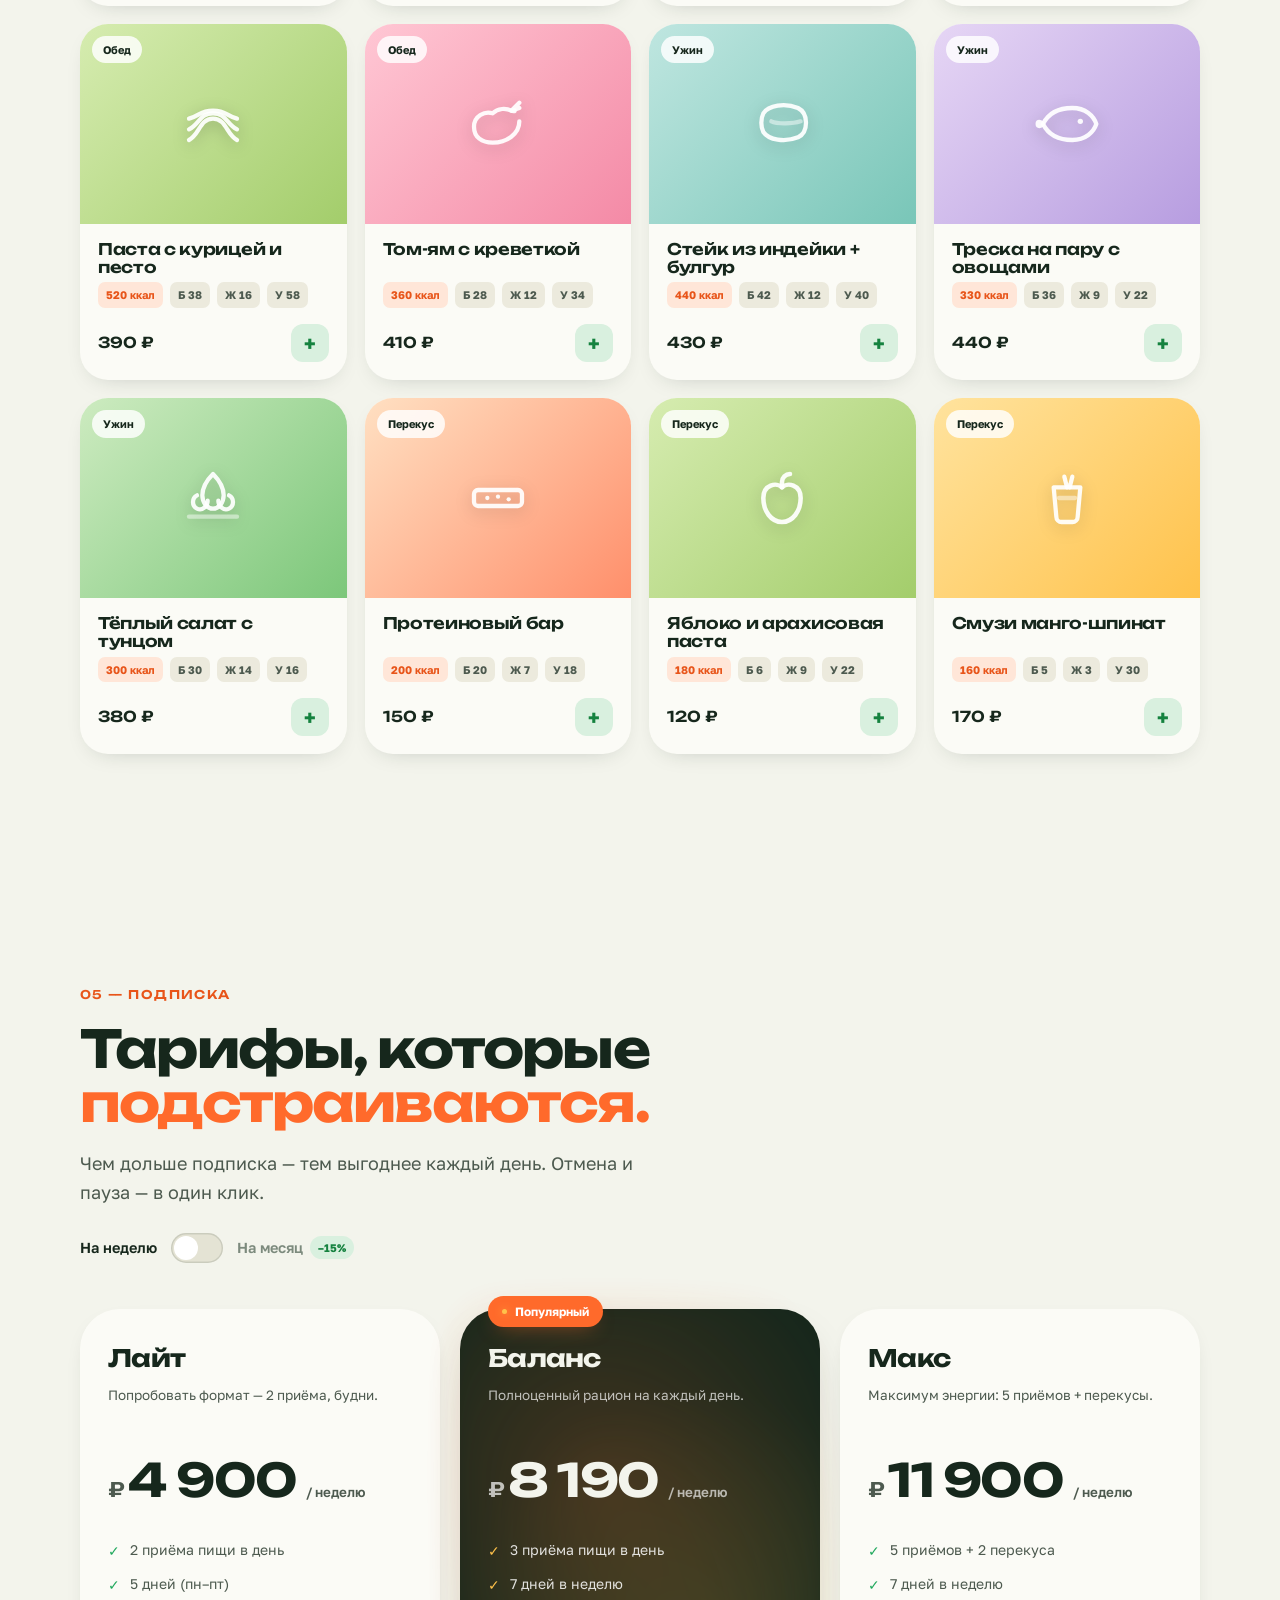
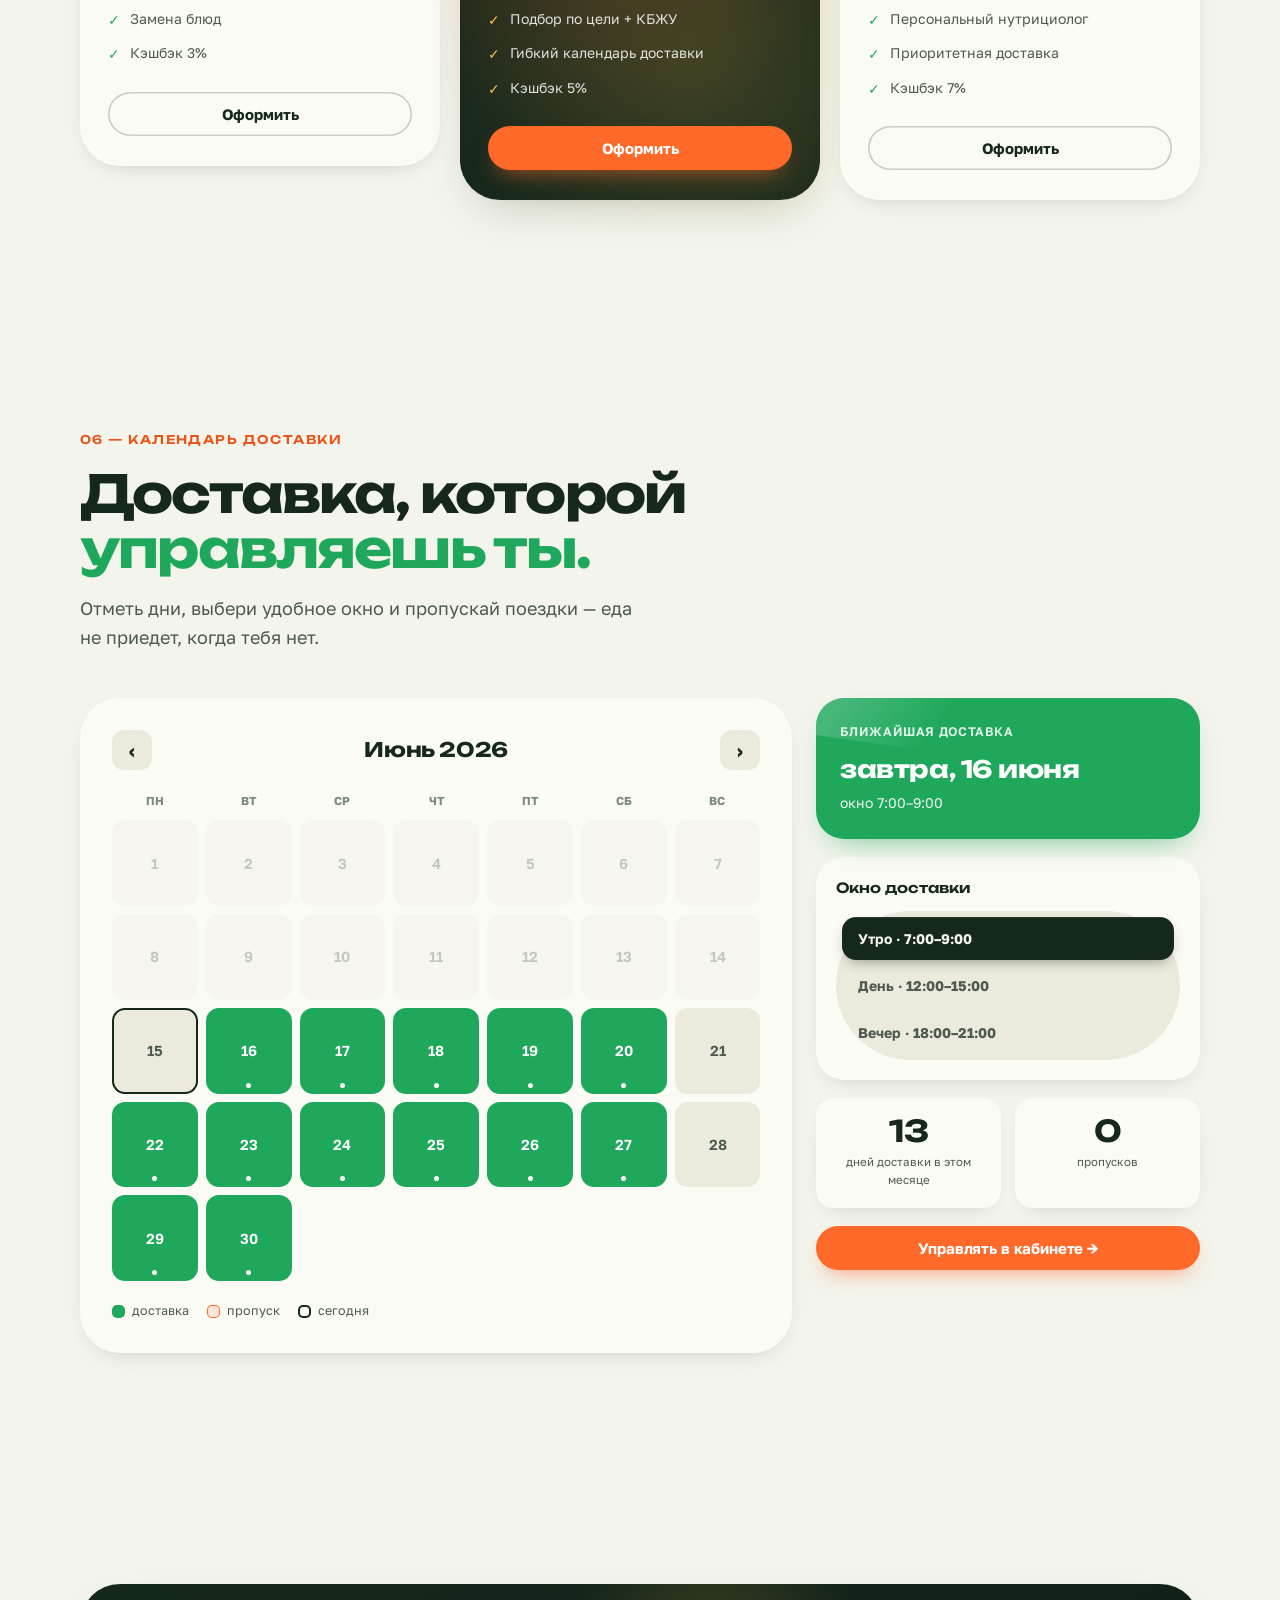
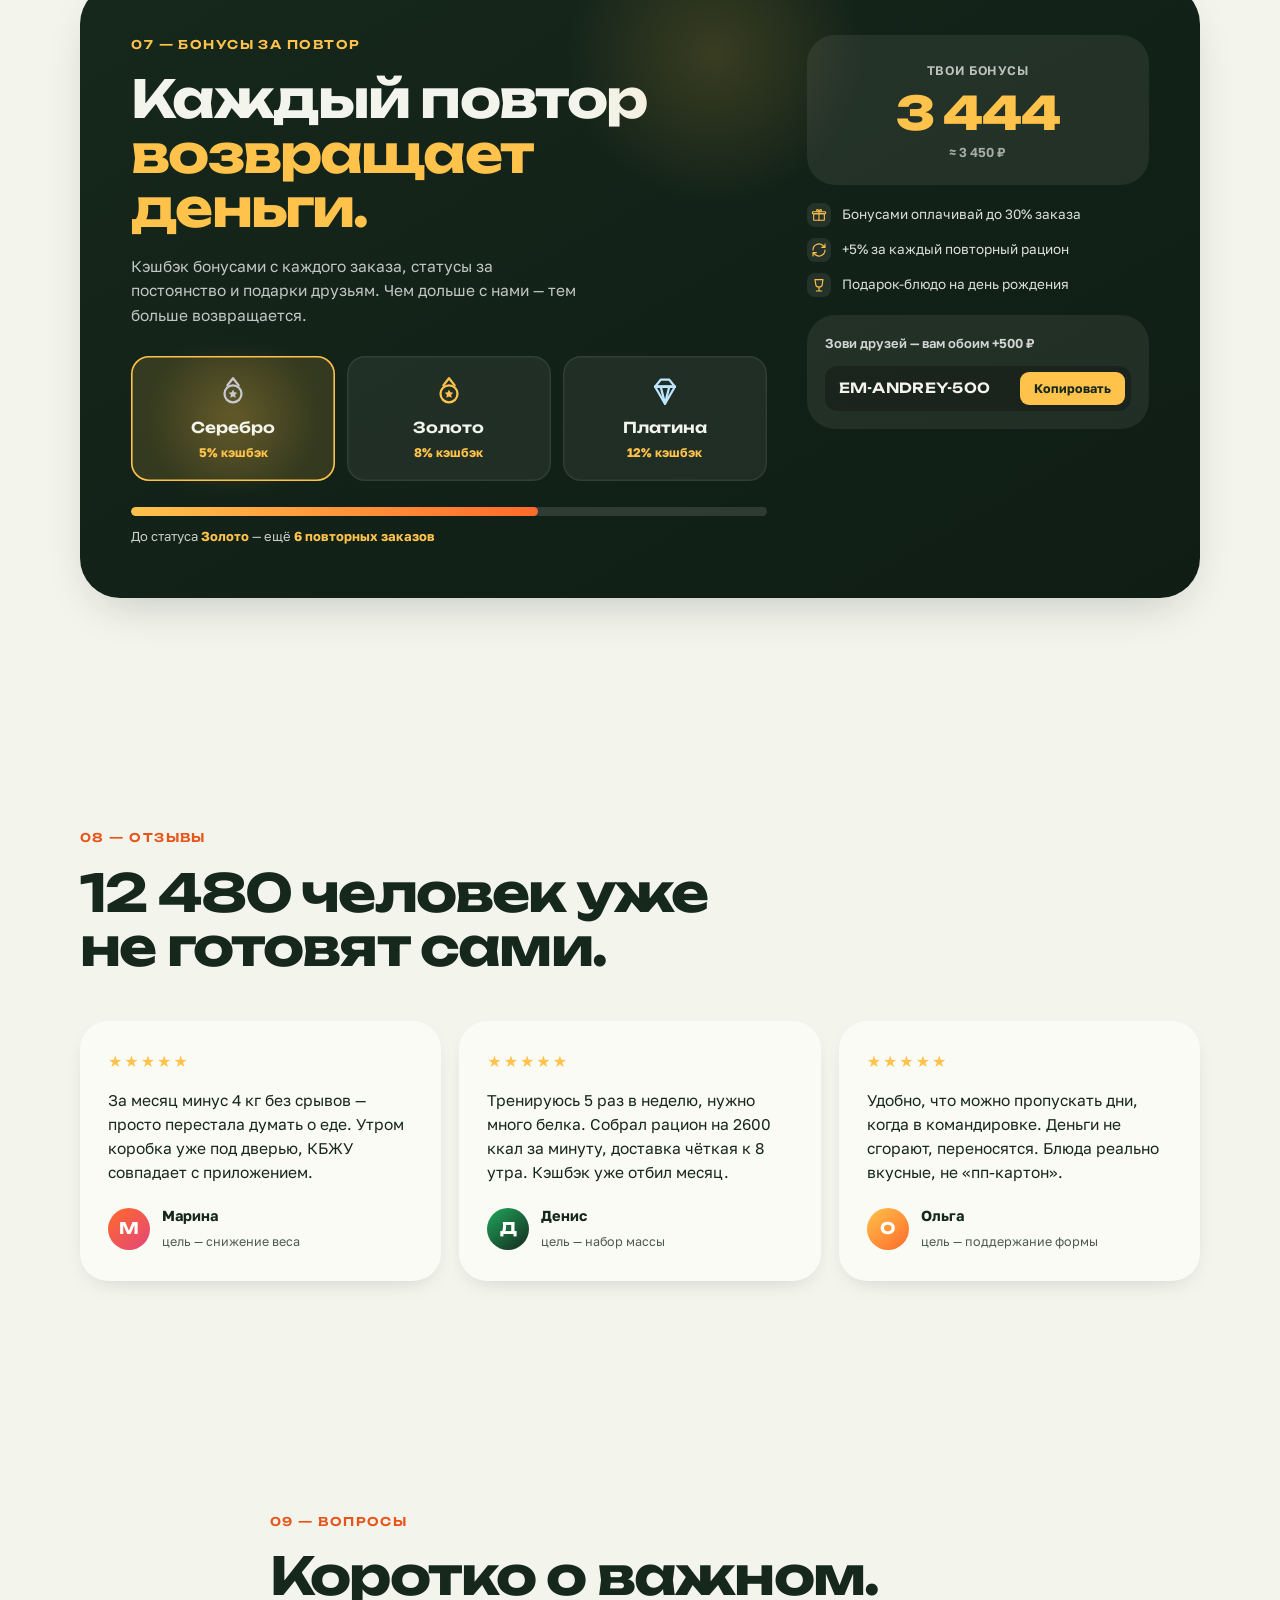
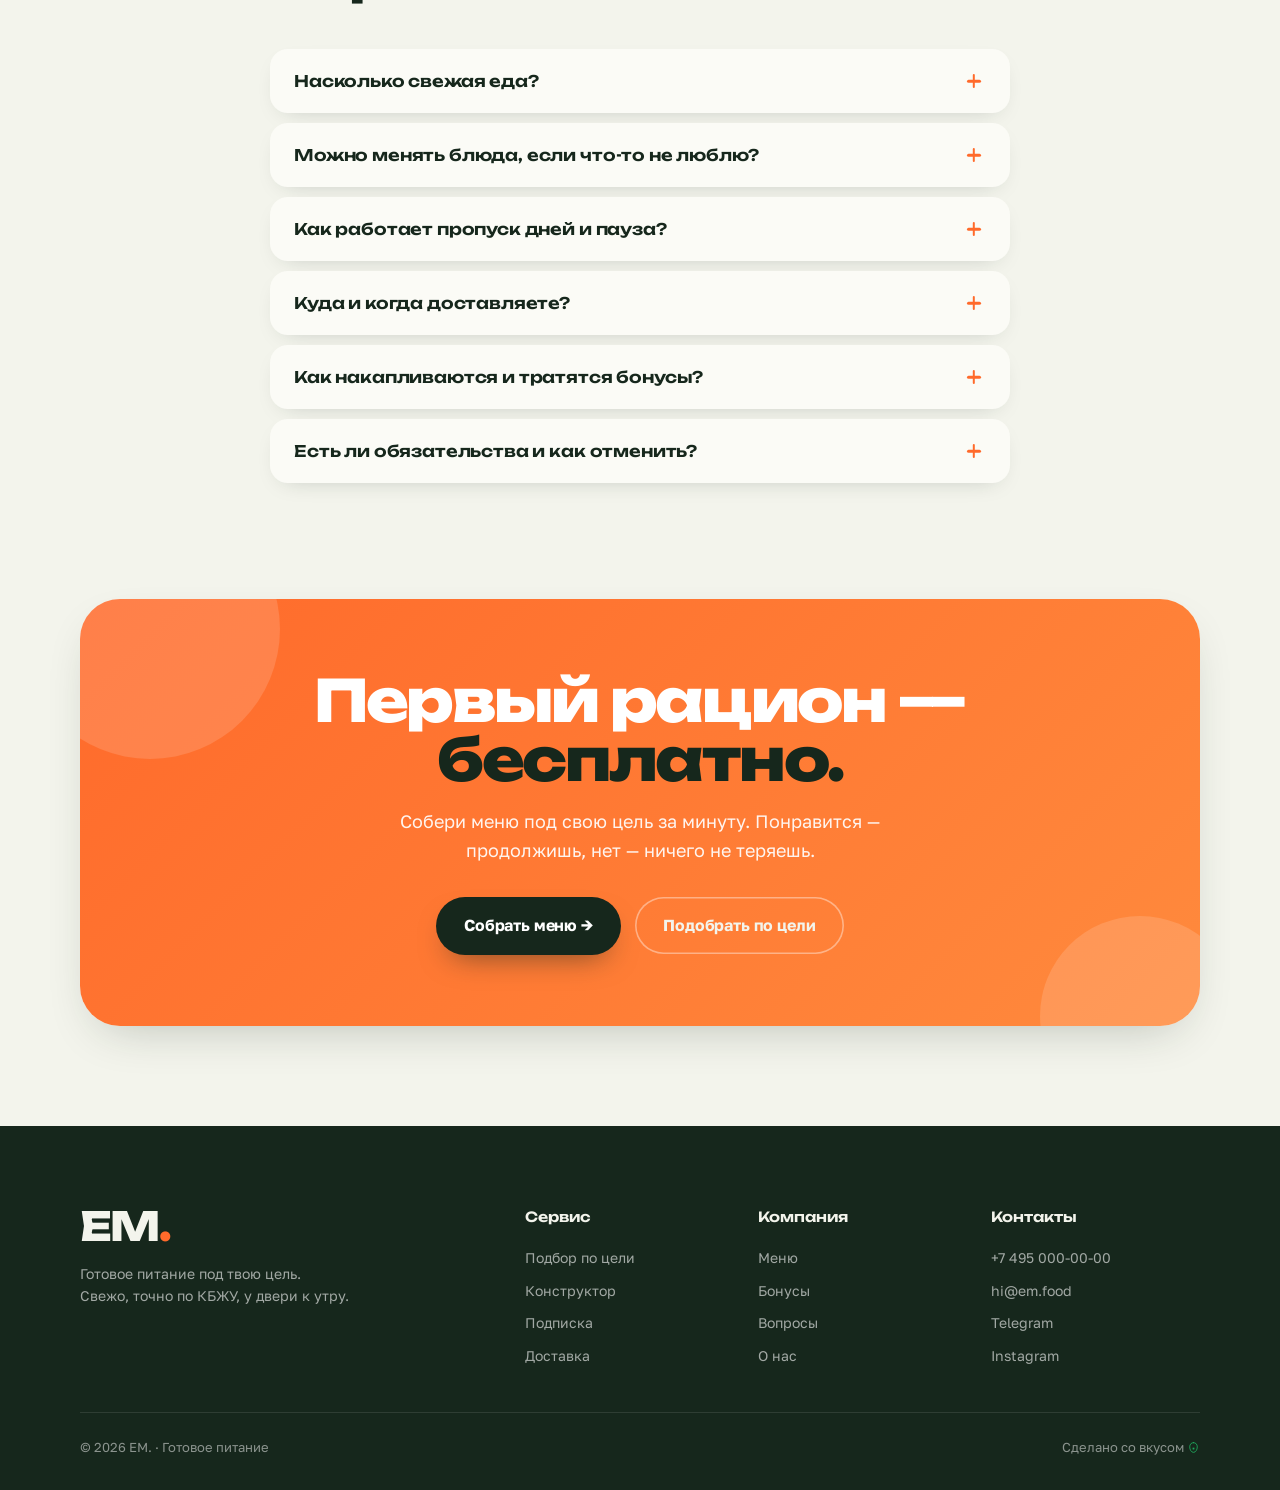
<file: projects/meal-delivery/index.html>
<!DOCTYPE html>
<html lang="ru">
<head>
<meta charset="UTF-8" />
<meta name="viewport" content="width=device-width, initial-scale=1.0" />
<title>ЕМ. — готовое питание под твою цель · доставка к двери</title>
<meta name="description" content="ЕМ. — доставка готового питания по подписке. Собери рацион в конструкторе, выбери цель, получай свежие блюда с рассчитанным КБЖУ каждое утро. Гибкий календарь доставки и кэшбэк за каждый повтор." />
<meta name="theme-color" content="#f3f4ec" />
<meta property="og:title" content="ЕМ. — готовое питание под твою цель" />
<meta property="og:description" content="Конструктор рациона, подбор по цели, подписка, гибкая доставка и бонусы за повтор. Свежая еда с точным КБЖУ — каждое утро у двери." />
<meta property="og:type" content="website" />
<link rel="preconnect" href="https://fonts.googleapis.com" />
<link rel="preconnect" href="https://fonts.gstatic.com" crossorigin />
<link href="https://fonts.googleapis.com/css2?family=Caveat:wght@500;600;700&family=Golos+Text:wght@400;500;600;700;800;900&family=Unbounded:wght@400;500;600;700;800&display=swap" rel="stylesheet" />
<link rel="stylesheet" href="styles.css" />
</head>
<body>

<!-- ░░░░░░ SVG ICON SPRITE ░░░░░░ -->
<svg aria-hidden="true" style="position:absolute;width:0;height:0;overflow:hidden" xmlns="http://www.w3.org/2000/svg">
  <defs>
    <!-- meal types -->
    <symbol id="ic-sunrise" viewBox="0 0 24 24" fill="none" stroke="currentColor" stroke-width="1.7" stroke-linecap="round" stroke-linejoin="round">
      <path d="M3 18h18"/><path d="M6 18a6 6 0 0112 0"/><path d="M12 4v3M5.5 7.5l1.8 1.8M18.5 7.5l-1.8 1.8M2.5 13h2M19.5 13h2"/>
    </symbol>
    <symbol id="ic-bowl" viewBox="0 0 24 24" fill="none" stroke="currentColor" stroke-width="1.7" stroke-linecap="round" stroke-linejoin="round">
      <path d="M3 11h18"/><path d="M4 11a8 8 0 0016 0"/><path d="M9 6c-.5 1.5.5 2 0 3.5M14 5c-.5 1.5.5 2 0 3.5"/>
    </symbol>
    <symbol id="ic-moon" viewBox="0 0 24 24" fill="none" stroke="currentColor" stroke-width="1.7" stroke-linecap="round" stroke-linejoin="round">
      <path d="M20 14a8 8 0 11-10-10 7 7 0 0010 10z"/>
    </symbol>
    <symbol id="ic-apple" viewBox="0 0 24 24" fill="none" stroke="currentColor" stroke-width="1.7" stroke-linecap="round" stroke-linejoin="round">
      <path d="M12 8c-2-2-7-1-7 4s3 9 7 9 7-4 7-9-5-6-7-4z"/><path d="M12 8V6a3 3 0 013-3"/>
    </symbol>
    <symbol id="ic-cupcake" viewBox="0 0 24 24" fill="none" stroke="currentColor" stroke-width="1.7" stroke-linecap="round" stroke-linejoin="round">
      <path d="M6 11a6 6 0 0112 0"/><path d="M7 11l1 9h8l1-9"/><path d="M10 8l1-3M14 8l-1-3M12 4V2"/>
    </symbol>
    <!-- steps -->
    <symbol id="ic-target" viewBox="0 0 24 24" fill="none" stroke="currentColor" stroke-width="1.6" stroke-linecap="round" stroke-linejoin="round">
      <circle cx="12" cy="12" r="8"/><circle cx="12" cy="12" r="4"/><circle cx="12" cy="12" r="1.5" fill="currentColor"/>
    </symbol>
    <symbol id="ic-puzzle" viewBox="0 0 24 24" fill="none" stroke="currentColor" stroke-width="1.6" stroke-linecap="round" stroke-linejoin="round">
      <path d="M4 8h4a2 2 0 014-2 2 2 0 014 2h4v4a2 2 0 00-2 2 2 2 0 002 2v4h-4a2 2 0 00-4 0 2 2 0 00-4 0H4v-4a2 2 0 002-2 2 2 0 00-2-2V8z"/>
    </symbol>
    <symbol id="ic-truck" viewBox="0 0 24 24" fill="none" stroke="currentColor" stroke-width="1.6" stroke-linecap="round" stroke-linejoin="round">
      <rect x="2" y="7" width="13" height="9" rx="1"/><path d="M15 10h4l3 3v3h-3"/><circle cx="7" cy="18" r="2"/><circle cx="18" cy="18" r="2"/>
    </symbol>
    <symbol id="ic-gift" viewBox="0 0 24 24" fill="none" stroke="currentColor" stroke-width="1.6" stroke-linecap="round" stroke-linejoin="round">
      <rect x="4" y="10" width="16" height="10" rx="1"/><rect x="2" y="7" width="20" height="3" rx="1"/><path d="M12 7v13"/><path d="M9.5 7c-2.5-2.5 0-5 2.5-1 2.5-4 5-1.5 2.5 1"/>
    </symbol>
    <!-- goals -->
    <symbol id="ic-fire" viewBox="0 0 24 24" fill="none" stroke="currentColor" stroke-width="1.7" stroke-linecap="round" stroke-linejoin="round">
      <path d="M12 3c0 4 4 5 4 10a4 4 0 11-8 0c0-2 1-3 2-4 0 2 1 2 2 2 0-3-1-5 0-8z"/>
    </symbol>
    <symbol id="ic-scale" viewBox="0 0 24 24" fill="none" stroke="currentColor" stroke-width="1.7" stroke-linecap="round" stroke-linejoin="round">
      <path d="M12 4v16M5 20h14"/><path d="M5 8l-2.5 6h5L5 8zM19 8l-2.5 6h5L19 8z"/><path d="M5 8l7-3 7 3"/>
    </symbol>
    <symbol id="ic-muscle" viewBox="0 0 24 24" fill="none" stroke="currentColor" stroke-width="1.7" stroke-linecap="round" stroke-linejoin="round">
      <rect x="2.5" y="9" width="3" height="6" rx="1"/><rect x="18.5" y="9" width="3" height="6" rx="1"/><rect x="5.5" y="10.5" width="13" height="3" rx="1"/>
    </symbol>
    <symbol id="ic-leaf" viewBox="0 0 24 24" fill="none" stroke="currentColor" stroke-width="1.7" stroke-linecap="round" stroke-linejoin="round">
      <path d="M5 19c0-9 6-15 15-15 0 9-6 15-15 15z"/><path d="M5 19c4-4 8-8 14-14"/>
    </symbol>
    <symbol id="ic-bolt" viewBox="0 0 24 24" fill="none" stroke="currentColor" stroke-width="1.7" stroke-linecap="round" stroke-linejoin="round">
      <path d="M13 3l-7 11h5l-1 7 7-11h-5l1-7z"/>
    </symbol>
    <!-- tiers / perks -->
    <symbol id="ic-medal" viewBox="0 0 24 24" fill="none" stroke="currentColor" stroke-width="1.6" stroke-linecap="round" stroke-linejoin="round">
      <circle cx="12" cy="14" r="6"/><path d="M8 8l4-5 4 5"/><path d="M12 11l.9 1.9 2.1.3-1.5 1.5.4 2.1-1.9-1-1.9 1 .4-2.1L9 13.2l2.1-.3.9-1.9z" fill="currentColor" stroke="none"/>
    </symbol>
    <symbol id="ic-diamond" viewBox="0 0 24 24" fill="none" stroke="currentColor" stroke-width="1.6" stroke-linecap="round" stroke-linejoin="round">
      <path d="M5 9h14l-7 12L5 9z"/><path d="M9 4h6l4 5H5l4-5z"/><path d="M9 9l3 12 3-12M5 9h14"/>
    </symbol>
    <symbol id="ic-cycle" viewBox="0 0 24 24" fill="none" stroke="currentColor" stroke-width="1.7" stroke-linecap="round" stroke-linejoin="round">
      <path d="M3 12a9 9 0 0115-6.7L21 8M21 3v5h-5"/><path d="M21 12a9 9 0 01-15 6.7L3 16M3 21v-5h5"/>
    </symbol>
    <symbol id="ic-glass" viewBox="0 0 24 24" fill="none" stroke="currentColor" stroke-width="1.7" stroke-linecap="round" stroke-linejoin="round">
      <path d="M6 4h12l-1 6a5 5 0 01-10 0L6 4z"/><path d="M12 15v5M8 21h8"/>
    </symbol>
    <!-- brand / greeting -->
    <symbol id="ic-wave" viewBox="0 0 24 24" fill="none" stroke="currentColor" stroke-width="1.6" stroke-linecap="round" stroke-linejoin="round">
      <path d="M8 12V6a1.5 1.5 0 113 0v5"/><path d="M11 11V4.5a1.5 1.5 0 113 0V11"/><path d="M14 11V6a1.5 1.5 0 113 0v7c0 4-3 7-7 7s-7-3-7-7v-2a1.5 1.5 0 113 0v1"/>
    </symbol>
    <symbol id="ic-avocado" viewBox="0 0 24 24" fill="none" stroke="currentColor" stroke-width="1.6" stroke-linecap="round" stroke-linejoin="round">
      <path d="M12 3c4 0 7 3 7 8 0 5-3 10-7 10s-7-5-7-10c0-5 3-8 7-8z"/><circle cx="12" cy="14" r="3" fill="currentColor" opacity=".25" stroke="none"/><circle cx="12" cy="14" r="1.5" fill="currentColor" stroke="none"/>
    </symbol>
    <symbol id="ic-lock" viewBox="0 0 24 24" fill="none" stroke="currentColor" stroke-width="1.7" stroke-linecap="round" stroke-linejoin="round">
      <rect x="5" y="11" width="14" height="9" rx="2"/><path d="M8 11V8a4 4 0 018 0v3"/>
    </symbol>
    <symbol id="ic-sparkle" viewBox="0 0 24 24" fill="none" stroke="currentColor" stroke-width="1.7" stroke-linecap="round" stroke-linejoin="round">
      <path d="M12 3l2 6 6 2-6 2-2 6-2-6-6-2 6-2 2-6z" fill="currentColor"/>
    </symbol>
    <!-- dish-specific -->
    <symbol id="ic-fish" viewBox="0 0 24 24" fill="none" stroke="currentColor" stroke-width="1.6" stroke-linecap="round" stroke-linejoin="round">
      <path d="M3 12c2-4 6-6 11-6 5 0 8 3 9 6-1 3-4 6-9 6-5 0-9-2-11-6z"/><path d="M3 12c-1-1-2-1-2 0s1 1 2 0z"/><circle cx="17" cy="11" r="1" fill="currentColor" stroke="none"/>
    </symbol>
    <symbol id="ic-pasta" viewBox="0 0 24 24" fill="none" stroke="currentColor" stroke-width="1.6" stroke-linecap="round" stroke-linejoin="round">
      <path d="M3 18c4-2 4-8 9-8s5 6 9 8"/><path d="M3 14c4-2 4-6 9-6s5 4 9 6"/><path d="M3 10c4-1 4-3 9-3s5 2 9 3"/>
    </symbol>
    <symbol id="ic-shrimp" viewBox="0 0 24 24" fill="none" stroke="currentColor" stroke-width="1.6" stroke-linecap="round" stroke-linejoin="round">
      <path d="M17 7c-2-1-5-1-7 1-3-1-7 1-7 5s3 6 7 6c5 0 10-3 10-8"/><circle cx="18" cy="7" r="1" fill="currentColor" stroke="none"/><path d="M17 7l3-3M17 7l3-1"/>
    </symbol>
    <symbol id="ic-steak" viewBox="0 0 24 24" fill="none" stroke="currentColor" stroke-width="1.6" stroke-linecap="round" stroke-linejoin="round">
      <path d="M5 8c2-3 8-4 13-2 4 2 4 9 0 11-5 2-11 1-13-2-1-2-1-5 0-7z"/><path d="M8 11c2 1 8 1 11 0" opacity=".5"/>
    </symbol>
    <symbol id="ic-salad" viewBox="0 0 24 24" fill="none" stroke="currentColor" stroke-width="1.6" stroke-linecap="round" stroke-linejoin="round">
      <path d="M12 3c-3 3-4 6-4 8 0 3 2 5 4 5s4-2 4-5c0-2-1-5-4-8z"/><path d="M6 11c-2 1-2 4 0 5s4-1 4-3"/><path d="M18 11c2 1 2 4 0 5s-4-1-4-3"/><path d="M3 19h18" opacity=".5"/>
    </symbol>
    <symbol id="ic-bar" viewBox="0 0 24 24" fill="none" stroke="currentColor" stroke-width="1.6" stroke-linecap="round" stroke-linejoin="round">
      <rect x="3" y="9" width="18" height="6" rx="1.5"/><circle cx="8" cy="12" r=".8" fill="currentColor" stroke="none"/><circle cx="12" cy="11.5" r=".8" fill="currentColor" stroke="none"/><circle cx="16" cy="12.5" r=".8" fill="currentColor" stroke="none"/>
    </symbol>
    <symbol id="ic-cup" viewBox="0 0 24 24" fill="none" stroke="currentColor" stroke-width="1.6" stroke-linecap="round" stroke-linejoin="round">
      <path d="M7 8h10l-1 11a2 2 0 01-2 2h-4a2 2 0 01-2-2L7 8z"/><path d="M9 12h6" opacity=".5"/><path d="M11 4l1 4M14 4l-1 4"/>
    </symbol>
    <symbol id="ic-pancake" viewBox="0 0 24 24" fill="none" stroke="currentColor" stroke-width="1.6" stroke-linecap="round" stroke-linejoin="round">
      <ellipse cx="12" cy="15" rx="9" ry="2.5"/><ellipse cx="12" cy="12" rx="9" ry="2.5"/><ellipse cx="12" cy="9" rx="9" ry="2.5"/><path d="M10 8c1-1 3-1 4 0" opacity=".6"/>
    </symbol>
    <symbol id="ic-granola" viewBox="0 0 24 24" fill="none" stroke="currentColor" stroke-width="1.6" stroke-linecap="round" stroke-linejoin="round">
      <path d="M3 12h18"/><path d="M4 12a8 8 0 0016 0"/><circle cx="9" cy="8" r=".9" fill="currentColor" stroke="none"/><circle cx="13" cy="6" r=".9" fill="currentColor" stroke="none"/><circle cx="17" cy="8" r=".9" fill="currentColor" stroke="none"/><circle cx="11" cy="5" r=".7" fill="currentColor" stroke="none"/><circle cx="15" cy="9" r=".7" fill="currentColor" stroke="none"/>
    </symbol>
  </defs>
</svg>

<!-- texture + ambient -->
<div class="grain" aria-hidden="true"></div>
<div class="blobs" aria-hidden="true">
  <span class="blob blob--a"></span>
  <span class="blob blob--b"></span>
  <span class="blob blob--c"></span>
</div>
<div class="scrollbar" id="scrollProgress" aria-hidden="true"></div>
<div class="toast" id="toast" role="status" aria-live="polite"></div>

<!-- ░░░░░░ NAV ░░░░░░ -->
<header class="nav" id="nav">
  <a href="#top" class="brand" aria-label="ЕМ — на главную">
    <span class="brand__bowl" aria-hidden="true"></span>
    <span class="brand__name">ЕМ<span class="brand__dot">.</span></span>
    <span class="brand__sub">готовое&nbsp;питание</span>
  </a>
  <nav class="nav__links" aria-label="Основная навигация">
    <a href="#goal">Цель</a>
    <a href="#constructor">Конструктор</a>
    <a href="#menu">Меню</a>
    <a href="#plans">Подписка</a>
    <a href="#bonus">Бонусы</a>
  </nav>
  <div class="nav__actions">
    <button class="btn btn--ghost nav__cab" id="openCabinet">
      <span class="nav__avatar" aria-hidden="true">А</span> Кабинет
    </button>
    <a href="#constructor" class="btn btn--solid magnetic">Собрать меню</a>
  </div>
  <button class="burger" id="burger" aria-label="Меню" aria-expanded="false">
    <span></span><span></span><span></span>
  </button>
</header>

<!-- mobile menu -->
<div class="mobilemenu" id="mobilemenu" aria-hidden="true">
  <a href="#goal">Цель</a>
  <a href="#constructor">Конструктор</a>
  <a href="#menu">Меню</a>
  <a href="#plans">Подписка</a>
  <a href="#bonus">Бонусы</a>
  <a href="#faq">Вопросы</a>
  <button class="btn btn--ghost" id="openCabinetMobile"><span class="nav__avatar" aria-hidden="true">А</span> Личный кабинет</button>
  <a href="#constructor" class="btn btn--solid">Собрать меню</a>
</div>

<main id="top">

  <!-- ░░░░░░ HERO · LIGHTUP-STYLE STAGE ░░░░░░ -->
  <section class="hero hero-lu" id="hero">
    <!-- painted room backdrop (STATIC — never animates) -->
    <div class="room" aria-hidden="true">
      <div class="room__glow"></div>
      <div class="room__floor"></div>
      <span class="room__chair room__chair--l"></span>
      <span class="room__chair room__chair--r"></span>
      <span class="room__table"></span>
      <span class="room__cord"></span>
    </div>

    <!-- floating capsule — everything inside .stage__card animates -->
    <div class="stage">
      <div class="stage__card">

        <!-- top header strip -->
        <div class="stage__top">
          <span class="stage__kicker"><span class="stage__pulse"></span> к двери · 8:00 утра</span>
          <div class="stage__actions">
            <button class="ico-btn ico-btn--bag" aria-label="Корзина">
              <svg viewBox="0 0 24 24" fill="none" stroke="currentColor" stroke-width="2"><path d="M6 8h12l-1 12H7L6 8z"/><path d="M9 8a3 3 0 016 0"/></svg>
            </button>
            <button class="ico-btn ico-btn--fav" aria-label="Избранное">
              <svg viewBox="0 0 24 24" fill="currentColor"><path d="M12 21s-7-4.5-9.5-9C.5 8 3 4 7 4c2 0 3.5 1 5 3 1.5-2 3-3 5-3 4 0 6.5 4 4.5 8C19 16.5 12 21 12 21z"/></svg>
            </button>
          </div>
        </div>

        <!-- left rail · meal categories -->
        <nav class="rail-l" aria-label="Категории блюд">
          <button class="rail-l__btn is-on" data-cat="breakfast" aria-label="Завтрак">
            <svg viewBox="0 0 24 24" fill="none" stroke="currentColor" stroke-width="1.7"><circle cx="12" cy="13" r="6"/><path d="M8 6.5l4-3 4 3"/></svg>
          </button>
          <button class="rail-l__btn" data-cat="lunch" aria-label="Обед">
            <svg viewBox="0 0 24 24" fill="none" stroke="currentColor" stroke-width="1.7"><path d="M4 13a8 8 0 0116 0H4z"/><path d="M3 16h18"/></svg>
          </button>
          <button class="rail-l__btn" data-cat="dinner" aria-label="Ужин">
            <svg viewBox="0 0 24 24" fill="none" stroke="currentColor" stroke-width="1.7"><path d="M5 12a7 7 0 1014 0H5z"/><path d="M12 5v2M9 6l1 2M15 6l-1 2"/></svg>
          </button>
          <button class="rail-l__btn" data-cat="snack" aria-label="Перекус">
            <svg viewBox="0 0 24 24" fill="none" stroke="currentColor" stroke-width="1.7"><path d="M12 4c4 0 7 3 7 7s-3 8-7 8-7-4-7-8 3-7 7-7z"/><path d="M12 4c-1 1.5-1 3 0 4"/></svg>
          </button>
          <button class="rail-l__btn" data-cat="dessert" aria-label="Десерт">
            <svg viewBox="0 0 24 24" fill="none" stroke="currentColor" stroke-width="1.7"><path d="M6 10h12l-1 9H7l-1-9z"/><path d="M9 10a3 3 0 016 0"/></svg>
          </button>
          <button class="rail-l__btn rail-l__down" aria-label="Прокрутить вниз" id="heroScrollDown">
            <svg viewBox="0 0 24 24" fill="none" stroke="currentColor" stroke-width="2"><path d="M12 5v14M6 13l6 6 6-6"/></svg>
          </button>
        </nav>

        <!-- ────── ANIMATED STAR OF THE SHOW ────── -->
        <div class="stage__hero">
          <!-- swinging pendant -->
          <div class="pendant">
            <span class="pendant__wire"></span>
            <span class="pendant__shade">
              <span class="pendant__shade-top"></span>
              <span class="pendant__crack"></span>
              <span class="pendant__rim"></span>
            </span>
            <span class="pendant__food">
              <span class="pendant__leaf pendant__leaf--1"></span>
              <span class="pendant__leaf pendant__leaf--2"></span>
              <span class="pendant__leaf pendant__leaf--3"></span>
              <span class="pendant__berry"></span>
            </span>
            <span class="steam" aria-hidden="true">
              <i></i><i></i><i></i>
            </span>
          </div>

          <!-- giant script title -->
          <h1 class="script" aria-label="Ем вкусно">
            <span class="script__word">в<span class="script__hole">к</span>усно</span>
          </h1>

          <p class="stage__sub">готовое питание под&nbsp;твою&nbsp;цель</p>

          <!-- carousel -->
          <div class="carousel">
            <button class="carousel__nav carousel__nav--prev" id="cPrev" aria-label="Назад">
              <svg viewBox="0 0 24 24" fill="none" stroke="currentColor" stroke-width="2.3"><path d="M15 6l-6 6 6 6"/></svg>
            </button>
            <div class="carousel__viewport">
              <div class="carousel__track" id="cTrack"><!-- JS --></div>
            </div>
            <button class="carousel__nav carousel__nav--next" id="cNext" aria-label="Вперёд">
              <svg viewBox="0 0 24 24" fill="none" stroke="currentColor" stroke-width="2.3"><path d="M9 6l6 6-6 6"/></svg>
            </button>
          </div>
        </div>
      </div>

      <!-- right yellow rail · filters + featured -->
      <aside class="rail-r" aria-label="Фильтры">
        <div class="rail-r__filters">
          <button class="filt is-on" data-pref="balanced" aria-label="Сбалансированный">
            <svg viewBox="0 0 24 24" fill="none" stroke="currentColor" stroke-width="1.7"><path d="M5 7h14M5 12h14M5 17h10"/></svg>
          </button>
          <button class="filt filt--yellow" data-pref="protein" aria-label="High-protein">
            <svg viewBox="0 0 24 24" fill="none" stroke="currentColor" stroke-width="1.7"><path d="M7 4h10v6a5 5 0 01-10 0V4z"/><path d="M9 20h6"/></svg>
          </button>
          <button class="filt" data-pref="veg" aria-label="Вегетарианский">
            <svg viewBox="0 0 24 24" fill="none" stroke="currentColor" stroke-width="1.7"><path d="M12 4c-4 4-6 7-6 10a6 6 0 0012 0c0-3-2-6-6-10z"/><path d="M12 11v8"/></svg>
          </button>
          <button class="filt filt--yellow" data-pref="gluten" aria-label="Без глютена">
            <svg viewBox="0 0 24 24" fill="none" stroke="currentColor" stroke-width="1.7"><path d="M12 4v16M8 7l4 3 4-3M8 12l4 3 4-3M8 17l4 3 4-3"/></svg>
          </button>
          <button class="filt" data-pref="detox" aria-label="Детокс">
            <svg viewBox="0 0 24 24" fill="none" stroke="currentColor" stroke-width="1.7"><path d="M12 4c3 4 5 7 5 10a5 5 0 01-10 0c0-3 2-6 5-10z"/></svg>
          </button>
          <button class="filt filt--more" aria-label="Ещё">
            <svg viewBox="0 0 24 24" fill="currentColor"><circle cx="6" cy="12" r="1.7"/><circle cx="12" cy="12" r="1.7"/><circle cx="18" cy="12" r="1.7"/></svg>
          </button>
        </div>
        <div class="rail-r__feature">
          <div class="orb-mini orb-mini--purple"></div>
          <div class="rail-r__label">
            <b>Smoothie bowl</b>
            <small>под цель «энергия»</small>
          </div>
        </div>
      </aside>
    </div>

    <!-- CTAs + bullets below the stage -->
    <div class="hero-cta">
      <div class="hero-cta__btns">
        <a href="#constructor" class="btn btn--solid btn--lg magnetic">Собрать меню →</a>
        <a href="#goal" class="btn btn--line btn--lg">Подобрать по цели</a>
      </div>
      <ul class="hero-cta__points">
        <li><span class="dotpin"></span> Готовим утром — везём в&nbsp;этот&nbsp;же&nbsp;день</li>
        <li><span class="dotpin"></span> Меняй блюда и&nbsp;пропускай&nbsp;дни</li>
        <li><span class="dotpin"></span> Первая доставка — бесплатно</li>
      </ul>
    </div>

    <div class="hero__stats">
      <div class="stat"><b data-count="50000" data-suffix="+">0</b><span>рационов доставлено</span></div>
      <div class="stat"><b data-count="120" data-suffix="">0</b><span>блюд в меню</span></div>
      <div class="stat"><b data-count="98" data-suffix="%">0</b><span>заказывают снова</span></div>
      <div class="stat"><b>8:00</b><span>еда уже у двери</span></div>
    </div>
  </section>

  <!-- ░░░░░░ MARQUEE ░░░░░░ -->
  <div class="marquee" aria-hidden="true">
    <div class="marquee__row">
      <span>Боул с лососем</span><span class="sep">✦</span>
      <span>Сырники без сахара</span><span class="sep">✦</span>
      <span>Том-ям с креветкой</span><span class="sep">✦</span>
      <span>Стейк из индейки</span><span class="sep">✦</span>
      <span>Гранола & йогурт</span><span class="sep">✦</span>
      <span>Паста с песто</span><span class="sep">✦</span>
      <span>Тёплый салат с тунцом</span><span class="sep">✦</span>
      <span>Боул с лососем</span><span class="sep">✦</span>
      <span>Сырники без сахара</span><span class="sep">✦</span>
      <span>Том-ям с креветкой</span><span class="sep">✦</span>
      <span>Стейк из индейки</span><span class="sep">✦</span>
      <span>Гранола & йогурт</span><span class="sep">✦</span>
      <span>Паста с песто</span><span class="sep">✦</span>
      <span>Тёплый салат с тунцом</span><span class="sep">✦</span>
    </div>
  </div>

  <!-- ░░░░░░ GOAL SELECTOR ░░░░░░ -->
  <section class="section goal" id="goal">
    <div class="wrap">
      <header class="head reveal">
        <div class="eyebrow">01 — Подбор по цели</div>
        <h2 class="h2">Скажи, чего хочешь добиться —<br /><span class="u-mark u-mark--green">подберём рацион.</span></h2>
        <p class="head__lead">Каждая цель — это свой коридор калорий и баланс КБЖУ. Выбери карточку, и мы покажем готовую программу.</p>
      </header>

      <div class="goal__layout reveal">
        <div class="goal__cards" id="goalCards" role="tablist" aria-label="Выберите цель">
          <!-- buttons injected by JS -->
        </div>

        <article class="goal__panel" id="goalPanel" aria-live="polite">
          <!-- recommendation injected by JS -->
        </article>
      </div>
    </div>
  </section>

  <!-- ░░░░░░ HOW IT WORKS ░░░░░░ -->
  <section class="section steps">
    <div class="wrap">
      <header class="head reveal">
        <div class="eyebrow">02 — Как это работает</div>
        <h2 class="h2">Четыре шага — и ты на рационе.</h2>
      </header>
      <div class="steps__grid">
        <div class="step reveal">
          <div class="step__no">01</div>
          <div class="step__ic"><svg class="ic"><use href="#ic-target"/></svg></div>
          <h3>Выбираешь цель</h3>
          <p>Похудеть, поддержать форму или набрать массу. Мы посчитаем калории и КБЖУ за тебя.</p>
        </div>
        <div class="step reveal">
          <div class="step__no">02</div>
          <div class="step__ic"><svg class="ic"><use href="#ic-puzzle"/></svg></div>
          <h3>Собираешь меню</h3>
          <p>Конструктор: сколько приёмов в день, на сколько дней, какой формат кухни. Цена считается вживую.</p>
        </div>
        <div class="step reveal">
          <div class="step__no">03</div>
          <div class="step__ic"><svg class="ic"><use href="#ic-truck"/></svg></div>
          <h3>Получаешь к двери</h3>
          <p>Свежие блюда приезжают утром в выбранное окно. Календарь доставки — под твоим контролем.</p>
        </div>
        <div class="step reveal">
          <div class="step__no">04</div>
          <div class="step__ic"><svg class="ic"><use href="#ic-gift"/></svg></div>
          <h3>Копишь бонусы</h3>
          <p>5% кэшбэка за каждый повтор, статусы и подарки. Бонусами оплачивай до 30% заказа.</p>
        </div>
      </div>
    </div>
  </section>

  <!-- ░░░░░░ CONSTRUCTOR ░░░░░░ -->
  <section class="section constructor" id="constructor">
    <div class="wrap">
      <header class="head reveal">
        <div class="eyebrow">03 — Конструктор меню</div>
        <h2 class="h2">Собери рацион <span class="u-mark">под себя.</span></h2>
        <p class="head__lead">Двигай настройки — суммы, калории и КБЖУ пересчитываются мгновенно.</p>
      </header>

      <div class="builder reveal">
        <div class="builder__controls">
          <!-- calorie tier -->
          <div class="ctrl">
            <div class="ctrl__label">Калорийность в день <span class="ctrl__hint">подбирается под цель</span></div>
            <div class="seg" id="ctrlKcal" role="group" aria-label="Калорийность">
              <button data-kcal="1200">1200</button>
              <button data-kcal="1500" class="is-active">1500</button>
              <button data-kcal="1800">1800</button>
              <button data-kcal="2200">2200</button>
            </div>
          </div>

          <!-- meals -->
          <div class="ctrl">
            <div class="ctrl__label">Приёмы пищи <span class="ctrl__hint">минимум два</span></div>
            <div class="chips chips--meals" id="ctrlMeals" role="group" aria-label="Приёмы пищи">
              <button data-meal="breakfast" class="is-on"><svg class="ic"><use href="#ic-sunrise"/></svg> Завтрак</button>
              <button data-meal="lunch" class="is-on"><svg class="ic"><use href="#ic-bowl"/></svg> Обед</button>
              <button data-meal="dinner" class="is-on"><svg class="ic"><use href="#ic-moon"/></svg> Ужин</button>
              <button data-meal="snack"><svg class="ic"><use href="#ic-apple"/></svg> Перекус</button>
            </div>
          </div>

          <!-- days -->
          <div class="ctrl">
            <div class="ctrl__label">Дней в неделю</div>
            <div class="seg" id="ctrlDays" role="group" aria-label="Дней в неделю">
              <button data-days="5" class="is-active">5</button>
              <button data-days="6">6</button>
              <button data-days="7">7</button>
            </div>
          </div>

          <!-- preference -->
          <div class="ctrl">
            <div class="ctrl__label">Формат кухни</div>
            <div class="chips chips--pref" id="ctrlPref" role="group" aria-label="Формат кухни">
              <button data-pref="balanced" data-mult="1" class="is-active">Сбалансированный</button>
              <button data-pref="protein" data-mult="1.12">High-protein</button>
              <button data-pref="veg" data-mult="1.05">Вегетарианский</button>
              <button data-pref="gluten" data-mult="1.08">Без глютена</button>
            </div>
          </div>

          <!-- sample day -->
          <div class="sample">
            <div class="sample__head">Пример дня <span id="sampleKcal">1500 ккал</span></div>
            <ul class="sample__list" id="sampleList"></ul>
          </div>
        </div>

        <aside class="builder__summary">
          <div class="summary__card">
            <div class="summary__top">
              <span class="summary__pill" id="sumGoalPill">Поддержание формы</span>
              <span class="summary__plates" id="sumPlates">3 блюда / день</span>
            </div>

            <div class="kbju" id="sumKbju">
              <div class="kbju__ring" id="kbjuRing">
                <span class="kbju__center"><b id="sumKcal">1500</b><small>ккал</small></span>
              </div>
              <ul class="kbju__legend">
                <li><i class="dot dot--p"></i> Белки <b id="sumP">94</b> г</li>
                <li><i class="dot dot--f"></i> Жиры <b id="sumF">50</b> г</li>
                <li><i class="dot dot--c"></i> Углеводы <b id="sumC">169</b> г</li>
              </ul>
            </div>

            <div class="summary__rows">
              <div class="srow"><span>Блюд в день</span><b id="sumMeals">3</b></div>
              <div class="srow"><span>Дней в неделю</span><b id="sumDays">5</b></div>
              <div class="srow"><span>Цена за день</span><b id="sumPerDay">1 290 ₽</b></div>
              <div class="srow srow--save" id="sumSaveRow"><span>Скидка подписки</span><b id="sumSave">–0 ₽</b></div>
            </div>

            <div class="summary__total">
              <div>
                <span class="summary__total-lbl">Итого в неделю</span>
                <b class="summary__total-val" id="sumWeek">6 450 ₽</b>
              </div>
              <span class="summary__perportion" id="sumPerPortion">≈ 430 ₽ / блюдо</span>
            </div>

            <button class="btn btn--solid btn--block btn--lg" id="builderCheckout"
              data-plan="Свой рацион">Оформить рацион →</button>
            <p class="summary__note">Можно менять состав и пропускать дни в любой момент. Без блокировки и скрытых списаний.</p>
          </div>
        </aside>
      </div>
    </div>
  </section>

  <!-- ░░░░░░ MENU GRID ░░░░░░ -->
  <section class="section menu" id="menu">
    <div class="wrap">
      <header class="head head--row reveal">
        <div>
          <div class="eyebrow">04 — Меню недели</div>
          <h2 class="h2">120 блюд, и&nbsp;каждое <span class="u-mark u-mark--green">с точным КБЖУ.</span></h2>
        </div>
        <p class="head__lead">Шеф обновляет меню каждую неделю. Не понравилось блюдо — заменишь в один клик.</p>
      </header>

      <div class="menu__filters reveal" id="menuFilters" role="tablist">
        <button class="is-active" data-cat="all">Все</button>
        <button data-cat="breakfast">Завтраки</button>
        <button data-cat="lunch">Обеды</button>
        <button data-cat="dinner">Ужины</button>
        <button data-cat="snack">Перекусы</button>
      </div>

      <div class="menu__grid" id="menuGrid"><!-- dishes injected by JS --></div>
    </div>
  </section>

  <!-- ░░░░░░ SUBSCRIPTION / PLANS ░░░░░░ -->
  <section class="section plans" id="plans">
    <div class="wrap">
      <header class="head reveal">
        <div class="eyebrow">05 — Подписка</div>
        <h2 class="h2">Тарифы, которые <span class="u-mark">подстраиваются.</span></h2>
        <p class="head__lead">Чем дольше подписка — тем выгоднее каждый день. Отмена и пауза — в один клик.</p>
        <div class="billing reveal">
          <span class="billing__lab is-active" id="labWeek">На неделю</span>
          <button class="billing__switch" id="billingSwitch" aria-label="Период оплаты"><span class="billing__knob"></span></button>
          <span class="billing__lab" id="labMonth">На месяц <em class="billing__save">–15%</em></span>
        </div>
      </header>

      <div class="plans__grid reveal">
        <article class="plan tilt">
          <div class="plan__name">Лайт</div>
          <p class="plan__for">Попробовать формат — 2 приёма, будни.</p>
          <div class="plan__price">
            <span class="plan__cur">₽</span><b class="amount" data-w="4900" data-m="16660">4 900</b>
            <span class="plan__per" data-w="/ неделю" data-m="/ месяц">/ неделю</span>
          </div>
          <ul class="plan__feats">
            <li>2 приёма пищи в день</li>
            <li>5 дней (пн–пт)</li>
            <li>Замена блюд</li>
            <li>Кэшбэк 3%</li>
          </ul>
          <button class="btn btn--line btn--block plan__buy" data-plan="Лайт" data-amount-w="4900" data-amount-m="16660">Оформить</button>
        </article>

        <article class="plan plan--pop tilt">
          <div class="plan__badge">Популярный</div>
          <div class="plan__name">Баланс</div>
          <p class="plan__for">Полноценный рацион на каждый день.</p>
          <div class="plan__price">
            <span class="plan__cur">₽</span><b class="amount" data-w="8190" data-m="27850">8 190</b>
            <span class="plan__per" data-w="/ неделю" data-m="/ месяц">/ неделю</span>
          </div>
          <ul class="plan__feats">
            <li>3 приёма пищи в день</li>
            <li>7 дней в неделю</li>
            <li>Подбор по цели + КБЖУ</li>
            <li>Гибкий календарь доставки</li>
            <li>Кэшбэк 5%</li>
          </ul>
          <button class="btn btn--solid btn--block plan__buy" data-plan="Баланс" data-amount-w="8190" data-amount-m="27850">Оформить</button>
        </article>

        <article class="plan tilt">
          <div class="plan__name">Макс</div>
          <p class="plan__for">Максимум энергии: 5 приёмов + перекусы.</p>
          <div class="plan__price">
            <span class="plan__cur">₽</span><b class="amount" data-w="11900" data-m="40460">11 900</b>
            <span class="plan__per" data-w="/ неделю" data-m="/ месяц">/ неделю</span>
          </div>
          <ul class="plan__feats">
            <li>5 приёмов + 2 перекуса</li>
            <li>7 дней в неделю</li>
            <li>Персональный нутрициолог</li>
            <li>Приоритетная доставка</li>
            <li>Кэшбэк 7%</li>
          </ul>
          <button class="btn btn--line btn--block plan__buy" data-plan="Макс" data-amount-w="11900" data-amount-m="40460">Оформить</button>
        </article>
      </div>
    </div>
  </section>

  <!-- ░░░░░░ DELIVERY CALENDAR ░░░░░░ -->
  <section class="section delivery" id="delivery">
    <div class="wrap">
      <header class="head reveal">
        <div class="eyebrow">06 — Календарь доставки</div>
        <h2 class="h2">Доставка, которой <span class="u-mark u-mark--green">управляешь ты.</span></h2>
        <p class="head__lead">Отметь дни, выбери удобное окно и пропускай поездки — еда не приедет, когда тебя нет.</p>
      </header>

      <div class="delivery__layout reveal">
        <div class="cal">
          <div class="cal__head">
            <button class="cal__nav" id="calPrev" aria-label="Предыдущий месяц">‹</button>
            <div class="cal__month" id="calMonth">Июнь 2026</div>
            <button class="cal__nav" id="calNext" aria-label="Следующий месяц">›</button>
          </div>
          <div class="cal__weekdays">
            <span>Пн</span><span>Вт</span><span>Ср</span><span>Чт</span><span>Пт</span><span>Сб</span><span>Вс</span>
          </div>
          <div class="cal__grid" id="calGrid"></div>
          <div class="cal__legend">
            <span><i class="lg lg--on"></i> доставка</span>
            <span><i class="lg lg--skip"></i> пропуск</span>
            <span><i class="lg lg--today"></i> сегодня</span>
          </div>
        </div>

        <aside class="delivery__side">
          <div class="next-box">
            <div class="next-box__lbl">Ближайшая доставка</div>
            <div class="next-box__date" id="nextDate">завтра, 16 июня</div>
            <div class="next-box__win" id="nextWin">окно 7:00–9:00</div>
          </div>

          <div class="window">
            <div class="ctrl__label">Окно доставки</div>
            <div class="seg seg--col" id="winSeg" role="group" aria-label="Окно доставки">
              <button data-win="7:00–9:00" class="is-active">Утро · 7:00–9:00</button>
              <button data-win="12:00–15:00">День · 12:00–15:00</button>
              <button data-win="18:00–21:00">Вечер · 18:00–21:00</button>
            </div>
          </div>

          <div class="delivery__counts">
            <div class="dc"><b id="dcDays">12</b><span>дней доставки в этом месяце</span></div>
            <div class="dc"><b id="dcSkips">0</b><span>пропусков</span></div>
          </div>

          <button class="btn btn--solid btn--block" id="openCabinetFromCal">Управлять в кабинете →</button>
        </aside>
      </div>
    </div>
  </section>

  <!-- ░░░░░░ LOYALTY / BONUS ░░░░░░ -->
  <section class="section bonus" id="bonus">
    <div class="wrap">
      <div class="bonus__card reveal">
        <div class="bonus__main">
          <div class="eyebrow eyebrow--light">07 — Бонусы за повтор</div>
          <h2 class="h2 h2--light">Каждый повтор <span class="u-mark u-mark--yellow">возвращает деньги.</span></h2>
          <p class="bonus__lead">Кэшбэк бонусами с каждого заказа, статусы за постоянство и подарки друзьям.
            Чем дольше с нами — тем больше возвращается.</p>

          <div class="tiers" id="tiers">
            <div class="tier is-current" data-tier="Серебро">
              <div class="tier__ic tier__ic--silver"><svg class="ic"><use href="#ic-medal"/></svg></div>
              <div class="tier__name">Серебро</div>
              <div class="tier__cb">5% кэшбэк</div>
            </div>
            <div class="tier" data-tier="Золото">
              <div class="tier__ic tier__ic--gold"><svg class="ic"><use href="#ic-medal"/></svg></div>
              <div class="tier__name">Золото</div>
              <div class="tier__cb">8% кэшбэк</div>
            </div>
            <div class="tier" data-tier="Платина">
              <div class="tier__ic tier__ic--platinum"><svg class="ic"><use href="#ic-diamond"/></svg></div>
              <div class="tier__name">Платина</div>
              <div class="tier__cb">12% кэшбэк</div>
            </div>
          </div>

          <div class="tier-progress">
            <div class="tier-progress__bar"><span style="width:64%"></span></div>
            <div class="tier-progress__txt">До статуса <b>Золото</b> — ещё <b>6 повторных заказов</b></div>
          </div>
        </div>

        <aside class="bonus__side">
          <div class="balance">
            <span class="balance__lbl">Твои бонусы</span>
            <span class="balance__val"><b data-count="3450" data-suffix="">0</b> <small>≈ 3 450 ₽</small></span>
          </div>
          <ul class="bonus__perks">
            <li><span><svg class="ic"><use href="#ic-gift"/></svg></span> Бонусами оплачивай до 30% заказа</li>
            <li><span><svg class="ic"><use href="#ic-cycle"/></svg></span> +5% за каждый повторный рацион</li>
            <li><span><svg class="ic"><use href="#ic-glass"/></svg></span> Подарок-блюдо на день рождения</li>
          </ul>
          <div class="refer">
            <div class="refer__lbl">Зови друзей — вам обоим +500 ₽</div>
            <div class="refer__code">
              <span id="refCode">ЕМ-ANDREY-500</span>
              <button class="refer__copy" id="copyRef" aria-label="Скопировать промокод">Копировать</button>
            </div>
          </div>
        </aside>
      </div>
    </div>
  </section>

  <!-- ░░░░░░ REVIEWS ░░░░░░ -->
  <section class="section reviews">
    <div class="wrap">
      <header class="head reveal">
        <div class="eyebrow">08 — Отзывы</div>
        <h2 class="h2">12 480 человек уже не готовят сами.</h2>
      </header>
      <div class="reviews__grid">
        <figure class="review reveal">
          <div class="review__stars">★★★★★</div>
          <blockquote>За месяц минус 4 кг без срывов — просто перестала думать о еде. Утром коробка уже под дверью, КБЖУ совпадает с приложением.</blockquote>
          <figcaption><span class="ava ava--1">М</span><span><b>Марина</b><small>цель — снижение веса</small></span></figcaption>
        </figure>
        <figure class="review reveal">
          <div class="review__stars">★★★★★</div>
          <blockquote>Тренируюсь 5 раз в неделю, нужно много белка. Собрал рацион на 2600 ккал за минуту, доставка чёткая к 8 утра. Кэшбэк уже отбил месяц.</blockquote>
          <figcaption><span class="ava ava--2">Д</span><span><b>Денис</b><small>цель — набор массы</small></span></figcaption>
        </figure>
        <figure class="review reveal">
          <div class="review__stars">★★★★★</div>
          <blockquote>Удобно, что можно пропускать дни, когда в командировке. Деньги не сгорают, переносятся. Блюда реально вкусные, не «пп-картон».</blockquote>
          <figcaption><span class="ava ava--3">О</span><span><b>Ольга</b><small>цель — поддержание формы</small></span></figcaption>
        </figure>
      </div>
    </div>
  </section>

  <!-- ░░░░░░ FAQ ░░░░░░ -->
  <section class="section faq" id="faq">
    <div class="wrap wrap--narrow">
      <header class="head reveal">
        <div class="eyebrow">09 — Вопросы</div>
        <h2 class="h2">Коротко о&nbsp;важном.</h2>
      </header>
      <div class="acc" id="acc">
        <div class="acc__item">
          <button class="acc__q">Насколько свежая еда? <span class="acc__ic"></span></button>
          <div class="acc__a"><p>Готовим в ночь перед доставкой и сразу везём. Срок годности блюд — 48 часов, всё указано на упаковке. Никакой заморозки.</p></div>
        </div>
        <div class="acc__item">
          <button class="acc__q">Можно менять блюда, если что-то не люблю? <span class="acc__ic"></span></button>
          <div class="acc__a"><p>Да. В личном кабинете заменяешь любое блюдо на альтернативу с похожим КБЖУ. Аллергены и исключённые продукты можно отметить один раз — система не предложит их снова.</p></div>
        </div>
        <div class="acc__item">
          <button class="acc__q">Как работает пропуск дней и пауза? <span class="acc__ic"></span></button>
          <div class="acc__a"><p>Любой день доставки можно пропустить до 20:00 предыдущего дня — деньги не списываются, а переносятся на следующий период. Подписку целиком ставишь на паузу на срок до 30 дней.</p></div>
        </div>
        <div class="acc__item">
          <button class="acc__q">Куда и когда доставляете? <span class="acc__ic"></span></button>
          <div class="acc__a"><p>По городу — ежедневно, в одно из трёх окон: утро 7:00–9:00, день 12:00–15:00, вечер 18:00–21:00. Курьера можно отслеживать на карте в день доставки.</p></div>
        </div>
        <div class="acc__item">
          <button class="acc__q">Как накапливаются и тратятся бонусы? <span class="acc__ic"></span></button>
          <div class="acc__a"><p>За каждый повторный заказ возвращаем от 5% бонусами (1 бонус = 1 ₽). Ими можно оплатить до 30% следующего заказа. За приглашённого друга вам обоим +500 ₽.</p></div>
        </div>
        <div class="acc__item">
          <button class="acc__q">Есть ли обязательства и как отменить? <span class="acc__ic"></span></button>
          <div class="acc__a"><p>Никаких контрактов. Отменяешь подписку в кабинете в один клик в любой момент — остаток средств возвращаем на карту.</p></div>
        </div>
      </div>
    </div>
  </section>

  <!-- ░░░░░░ CTA BAND ░░░░░░ -->
  <section class="ctaband">
    <div class="wrap">
      <div class="ctaband__inner reveal">
        <h2 class="ctaband__title">Первый рацион — <span class="u-mark u-mark--yellow">бесплатно.</span></h2>
        <p class="ctaband__sub">Собери меню под свою цель за минуту. Понравится — продолжишь, нет — ничего не теряешь.</p>
        <div class="ctaband__btns">
          <a href="#constructor" class="btn btn--solid btn--lg magnetic">Собрать меню →</a>
          <a href="#goal" class="btn btn--line btn--lg btn--line-light">Подобрать по цели</a>
        </div>
      </div>
    </div>
  </section>

  <!-- ░░░░░░ FOOTER ░░░░░░ -->
  <footer class="footer">
    <div class="wrap">
      <div class="footer__top">
        <div class="footer__brand">
          <span class="brand__name brand__name--lg">ЕМ<span class="brand__dot">.</span></span>
          <p>Готовое питание под твою цель.<br />Свежо, точно по КБЖУ, у двери к утру.</p>
        </div>
        <nav class="footer__cols">
          <div><h4>Сервис</h4><a href="#goal">Подбор по цели</a><a href="#constructor">Конструктор</a><a href="#plans">Подписка</a><a href="#delivery">Доставка</a></div>
          <div><h4>Компания</h4><a href="#menu">Меню</a><a href="#bonus">Бонусы</a><a href="#faq">Вопросы</a><a href="#">О нас</a></div>
          <div><h4>Контакты</h4><a href="tel:+74950000000">+7 495 000-00-00</a><a href="mailto:hi@em.food">hi@em.food</a><a href="#">Telegram</a><a href="#">Instagram</a></div>
        </nav>
      </div>
      <div class="footer__bottom">
        <span>© 2026 ЕМ. · Готовое питание</span>
        <span>Сделано со вкусом <svg class="ic ic--avo"><use href="#ic-avocado"/></svg></span>
      </div>
    </div>
  </footer>

</main>

<!-- ░░░░░░ CABINET MODAL ░░░░░░ -->
<div class="modal" id="cabinetModal" aria-hidden="true" role="dialog" aria-modal="true" aria-label="Личный кабинет">
  <div class="modal__overlay" data-close></div>
  <div class="modal__panel modal__panel--wide cabinet">
    <button class="modal__x" data-close aria-label="Закрыть">✕</button>
    <header class="cabinet__head">
      <span class="nav__avatar nav__avatar--lg" aria-hidden="true">А</span>
      <div>
        <h3>Привет, Андрей <svg class="ic ic--wave"><use href="#ic-wave"/></svg></h3>
        <p>Статус <b>Серебро</b> · с нами 4 месяца</p>
      </div>
    </header>

    <nav class="cabinet__tabs" id="cabinetTabs">
      <button class="is-active" data-tab="overview">Обзор</button>
      <button data-tab="deliveries">Доставки</button>
      <button data-tab="bonus">Бонусы</button>
      <button data-tab="sub">Подписка</button>
    </nav>

    <div class="cabinet__body">
      <!-- overview -->
      <section class="cabtab is-active" data-pane="overview">
        <div class="cab-grid">
          <div class="cab-box cab-box--plan">
            <span class="cab-box__lbl">Текущий рацион</span>
            <b class="cab-box__big">Баланс · 1800 ккал</b>
            <span class="cab-box__sub">3 приёма · 7 дней · вегетарианский</span>
            <div class="cab-mini-kbju"><span>Б 96</span><span>Ж 58</span><span>У 196</span></div>
          </div>
          <div class="cab-box cab-box--ring">
            <span class="cab-box__lbl">КБЖУ сегодня</span>
            <div class="cabring" style="--p:69">
              <span class="cabring__center">
                <b>1 240</b>
                <small>из 1 800 ккал</small>
              </span>
            </div>
            <div class="cab-meals">
              <span class="cab-meals__dots" aria-label="2 из 3 приёмов получено">
                <i class="is-on"></i><i class="is-on"></i><i></i>
              </span>
              <span class="cab-meals__txt">
                <b>2 из 3</b> приёмов<br/>осталось <b>560 ккал</b>
              </span>
            </div>
          </div>
          <div class="cab-box cab-box--bonus">
            <span class="cab-box__lbl">Бонусный счёт</span>
            <b class="cab-box__big">3 450 <small>₽</small></b>
            <span class="cab-box__sub">+172 за прошлый заказ</span>
            <div class="tier-progress tier-progress--mini"><div class="tier-progress__bar"><span style="width:64%"></span></div></div>
          </div>
        </div>
        <h4 class="cab-h4">Ближайшие доставки</h4>
        <ul class="cab-deliv" id="cabDeliv"></ul>
      </section>

      <!-- deliveries -->
      <section class="cabtab" data-pane="deliveries">
        <h4 class="cab-h4">Расписание на неделю</h4>
        <ul class="cab-deliv" id="cabDeliv2"></ul>
        <p class="cab-hint">Пропусти день до 20:00 предыдущего — деньги перенесутся на следующий период.</p>
      </section>

      <!-- bonus -->
      <section class="cabtab" data-pane="bonus">
        <div class="cab-box cab-box--bonus cab-box--full">
          <span class="cab-box__lbl">Доступно бонусов</span>
          <b class="cab-box__big cab-box__big--xl">3 450 <small>₽</small></b>
          <div class="tier-progress tier-progress--mini"><div class="tier-progress__bar"><span style="width:64%"></span></div></div>
          <span class="cab-box__sub">До статуса «Золото» — 6 повторных заказов</span>
        </div>
        <ul class="cab-hist">
          <li><span>Кэшбэк за заказ #2048</span><b class="plus">+172</b></li>
          <li><span>Приглашён друг — Мария</span><b class="plus">+500</b></li>
          <li><span>Оплата бонусами заказа #2031</span><b class="minus">–300</b></li>
          <li><span>Кэшбэк за заказ #2019</span><b class="plus">+165</b></li>
        </ul>
      </section>

      <!-- subscription -->
      <section class="cabtab" data-pane="sub">
        <div class="cab-box cab-box--full">
          <span class="cab-box__lbl">Активная подписка</span>
          <b class="cab-box__big">Баланс · на месяц</b>
          <span class="cab-box__sub">Следующее списание — 1 июля · 27 850 ₽</span>
        </div>
        <div class="cab-sub-actions">
          <button class="btn btn--line" id="cabPause">Поставить на паузу</button>
          <button class="btn btn--line" id="cabChange">Сменить тариф</button>
          <button class="btn btn--solid" id="cabRenew">Продлить сейчас</button>
        </div>
      </section>
    </div>
  </div>
</div>

<!-- ░░░░░░ PAYMENT MODAL ░░░░░░ -->
<div class="modal" id="paymentModal" aria-hidden="true" role="dialog" aria-modal="true" aria-label="Оформление">
  <div class="modal__overlay" data-close></div>
  <div class="modal__panel pay">
    <button class="modal__x" data-close aria-label="Закрыть">✕</button>

    <form class="pay__form" id="payForm" novalidate>
      <h3 class="pay__title">Оформление рациона</h3>

      <div class="pay__summary">
        <div class="pay__sum-row"><span>Тариф</span><b id="paySummaryPlan">Баланс</b></div>
        <div class="pay__sum-row"><span>Период</span><b id="paySummaryPeriod">На неделю</b></div>
        <div class="pay__sum-row pay__sum-row--total"><span>К оплате</span><b id="paySummaryAmount">8 190 ₽</b></div>
        <p class="pay__bonus-note"><svg class="ic"><use href="#ic-gift"/></svg> Начислим <b id="payBonus">+409</b> бонусов после доставки</p>
      </div>

      <div class="field">
        <label for="payName">Имя</label>
        <input id="payName" type="text" autocomplete="name" placeholder="Андрей" />
        <span class="error"></span>
      </div>
      <div class="field">
        <label for="payPhone">Телефон</label>
        <input id="payPhone" type="tel" inputmode="tel" placeholder="+7 (___) ___-__-__" />
        <span class="error"></span>
      </div>
      <div class="field">
        <label for="payAddr">Адрес доставки</label>
        <input id="payAddr" type="text" autocomplete="street-address" placeholder="Улица, дом, квартира" />
        <span class="error"></span>
      </div>
      <div class="field">
        <label for="payWindow">Окно доставки</label>
        <select id="payWindow">
          <option value="7:00–9:00">Утро · 7:00–9:00</option>
          <option value="12:00–15:00">День · 12:00–15:00</option>
          <option value="18:00–21:00">Вечер · 18:00–21:00</option>
        </select>
        <span class="error"></span>
      </div>

      <div class="pay__card">
        <div class="pay__card-head">Карта <span class="pay__secure"><svg class="ic"><use href="#ic-lock"/></svg> безопасно</span></div>
        <div class="field">
          <label for="cardNumber">Номер карты</label>
          <input id="cardNumber" type="text" inputmode="numeric" placeholder="0000 0000 0000 0000" />
          <span class="error"></span>
        </div>
        <div class="field-row">
          <div class="field">
            <label for="cardExp">Срок</label>
            <input id="cardExp" type="text" inputmode="numeric" placeholder="ММ/ГГ" />
            <span class="error"></span>
          </div>
          <div class="field">
            <label for="cardCvc">CVC</label>
            <input id="cardCvc" type="text" inputmode="numeric" placeholder="•••" />
            <span class="error"></span>
          </div>
        </div>
        <div class="field">
          <label for="cardName">Имя на карте</label>
          <input id="cardName" type="text" autocomplete="cc-name" placeholder="ANDREY IVANOV" />
          <span class="error"></span>
        </div>
      </div>

      <button class="btn btn--solid btn--block btn--lg" id="payBtn" type="submit">
        Оплатить <span id="payBtnAmount">8 190 ₽</span>
      </button>
      <p class="pay__legal">Нажимая «Оплатить», вы соглашаетесь с условиями подписки. Отмена в любой момент.</p>
    </form>

    <div class="pay__success" id="paySuccess" hidden>
      <div class="pay__check"><svg class="ic"><use href="#ic-sparkle"/></svg></div>
      <h3>Рацион оформлен!</h3>
      <p>Открыли вашу почту с готовой заявкой на <b>hi@em.food</b> — отправьте письмо, и мы свяжемся в течение часа. Первая доставка — <b>завтра к 8:00</b>.</p>
      <div class="pay__success-bonus"><svg class="ic"><use href="#ic-gift"/></svg> +500 бонусов уже на счету</div>
      <button class="btn btn--solid btn--block" data-close>Отлично</button>
    </div>
  </div>
</div>

<script src="script.js"></script>
</body>
</html>
</file>
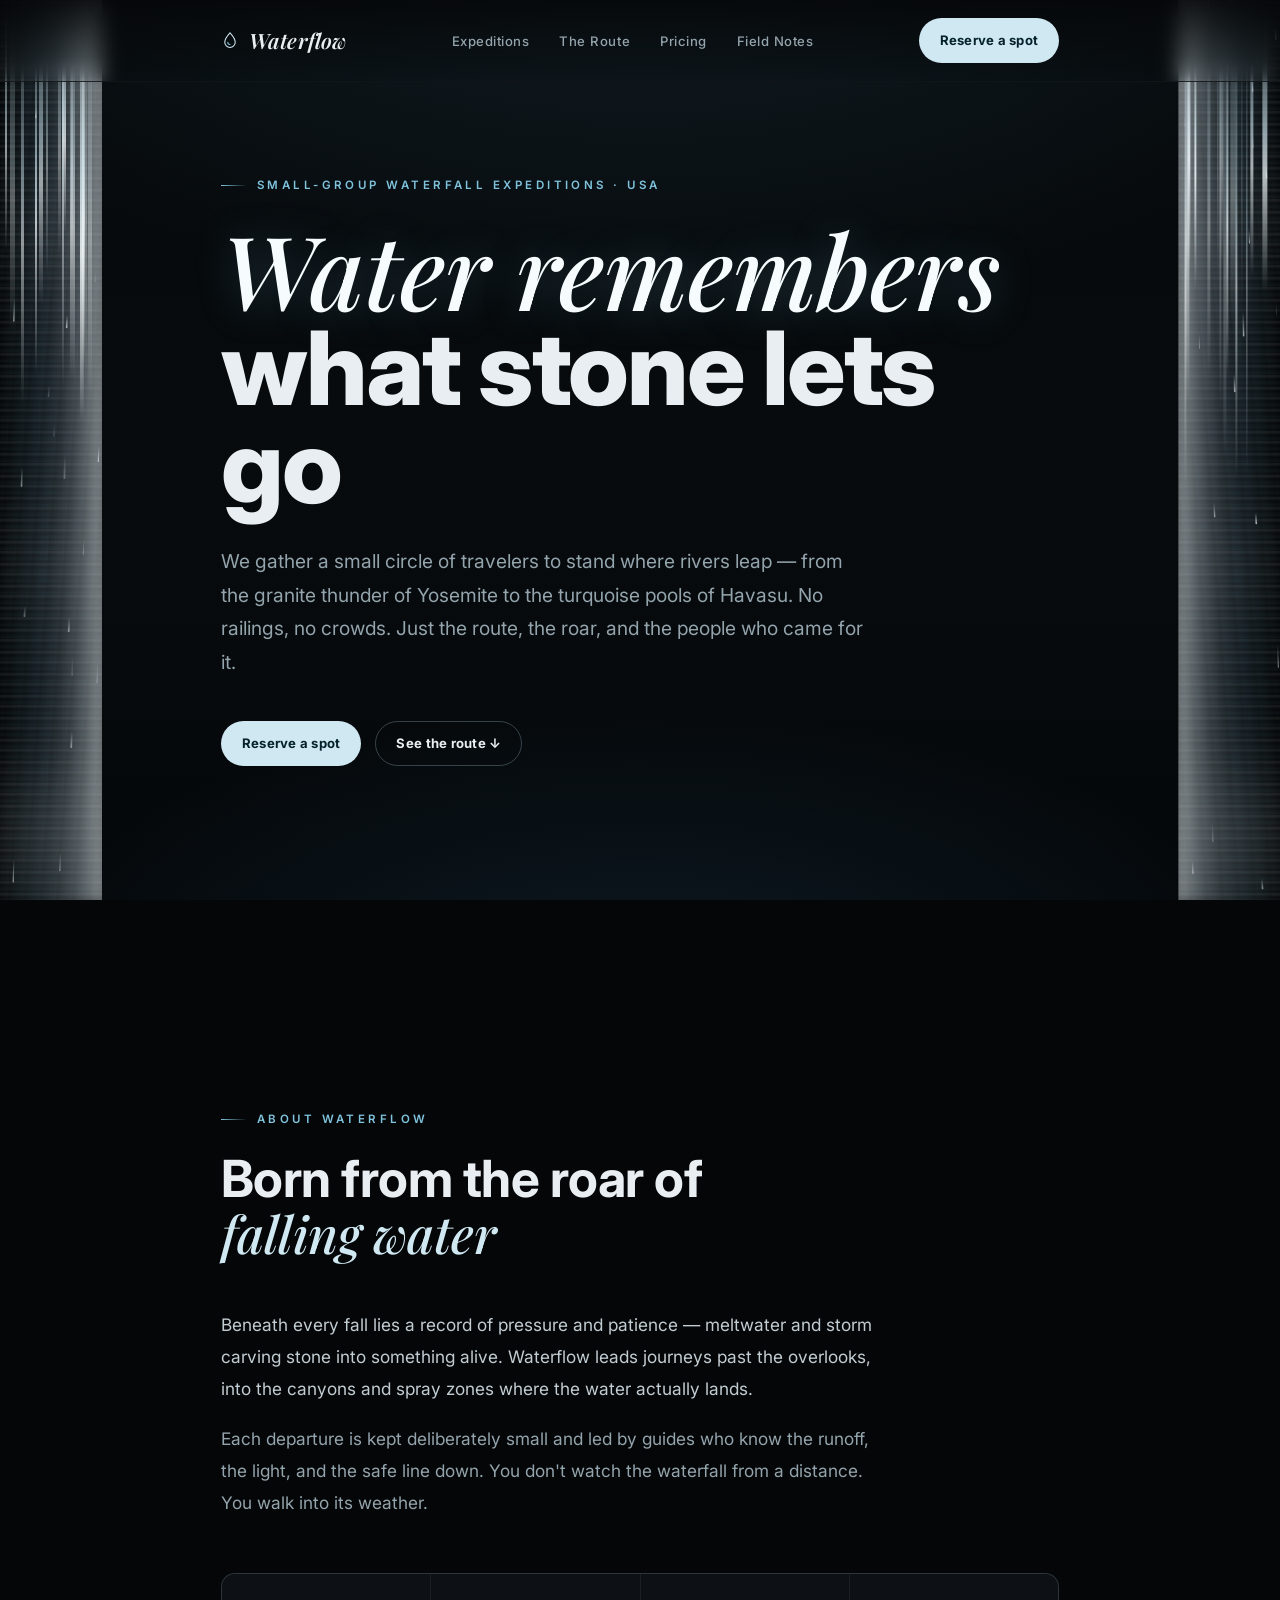
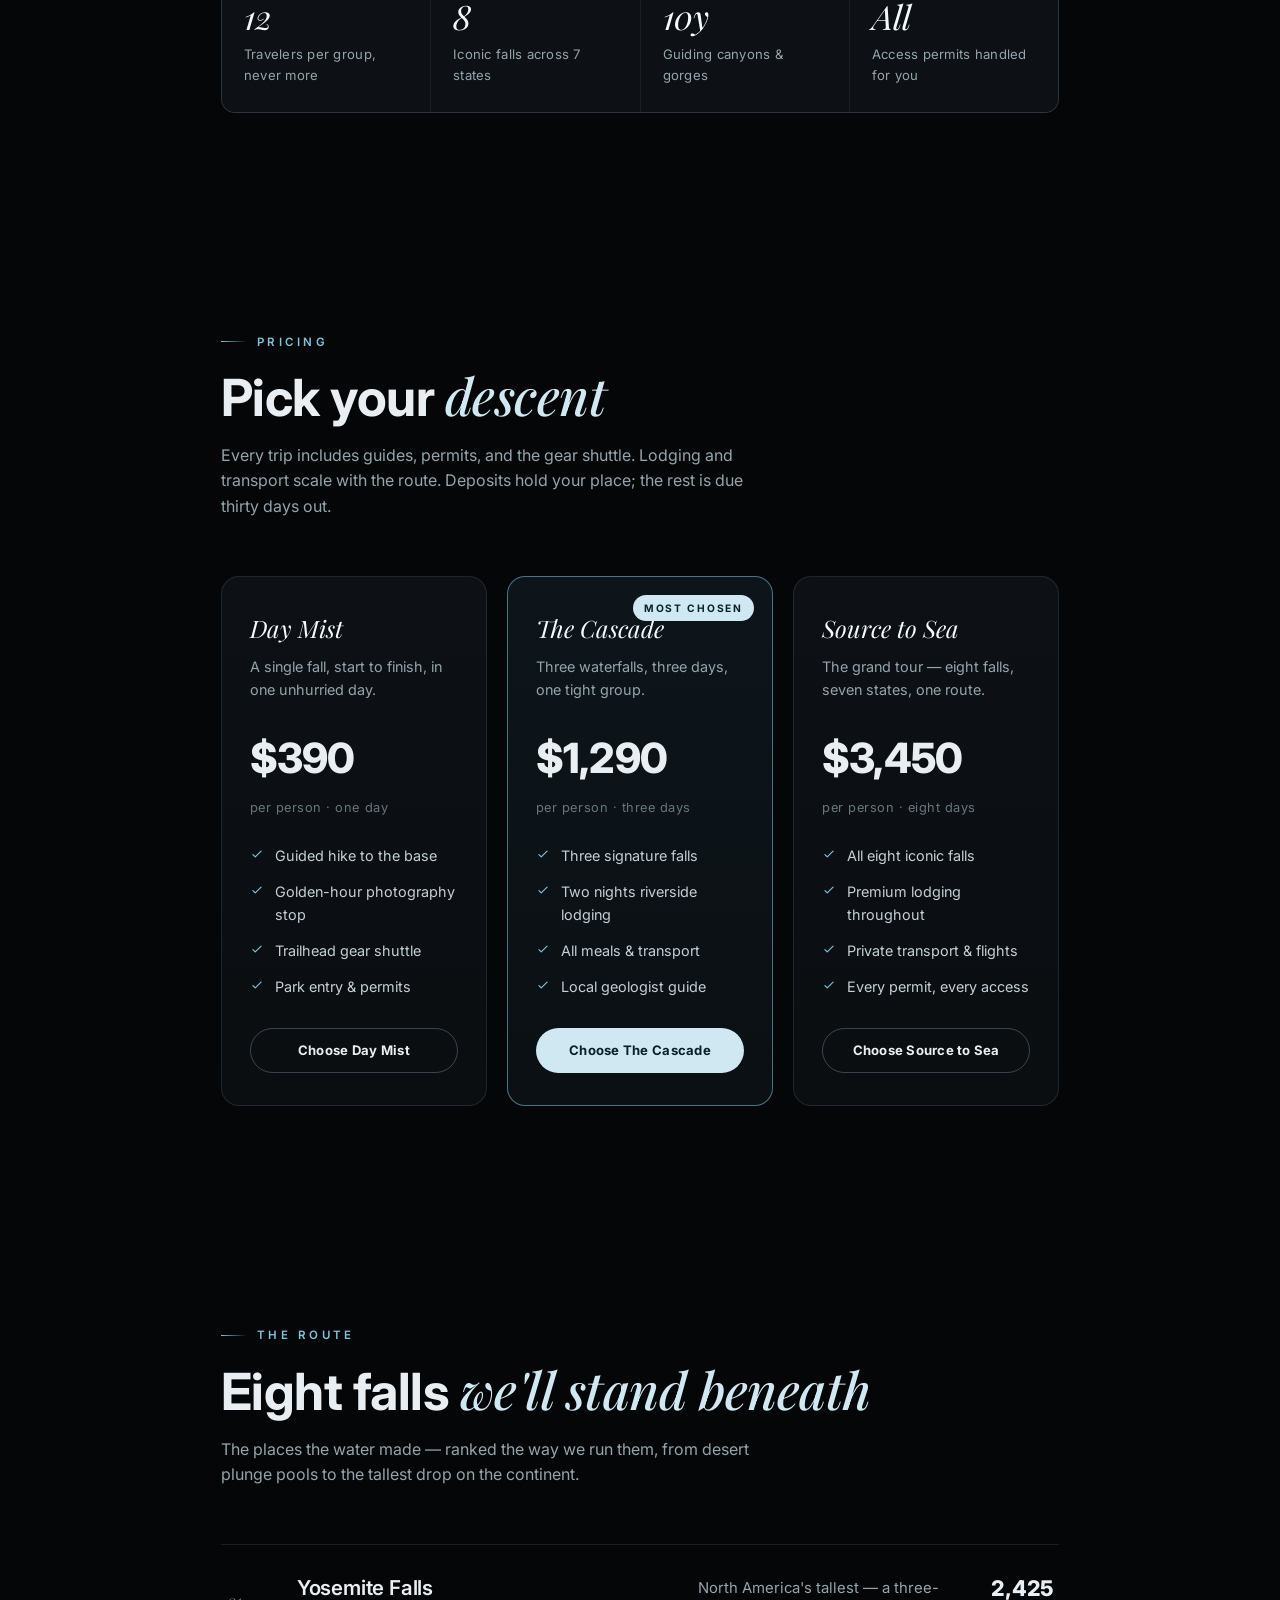
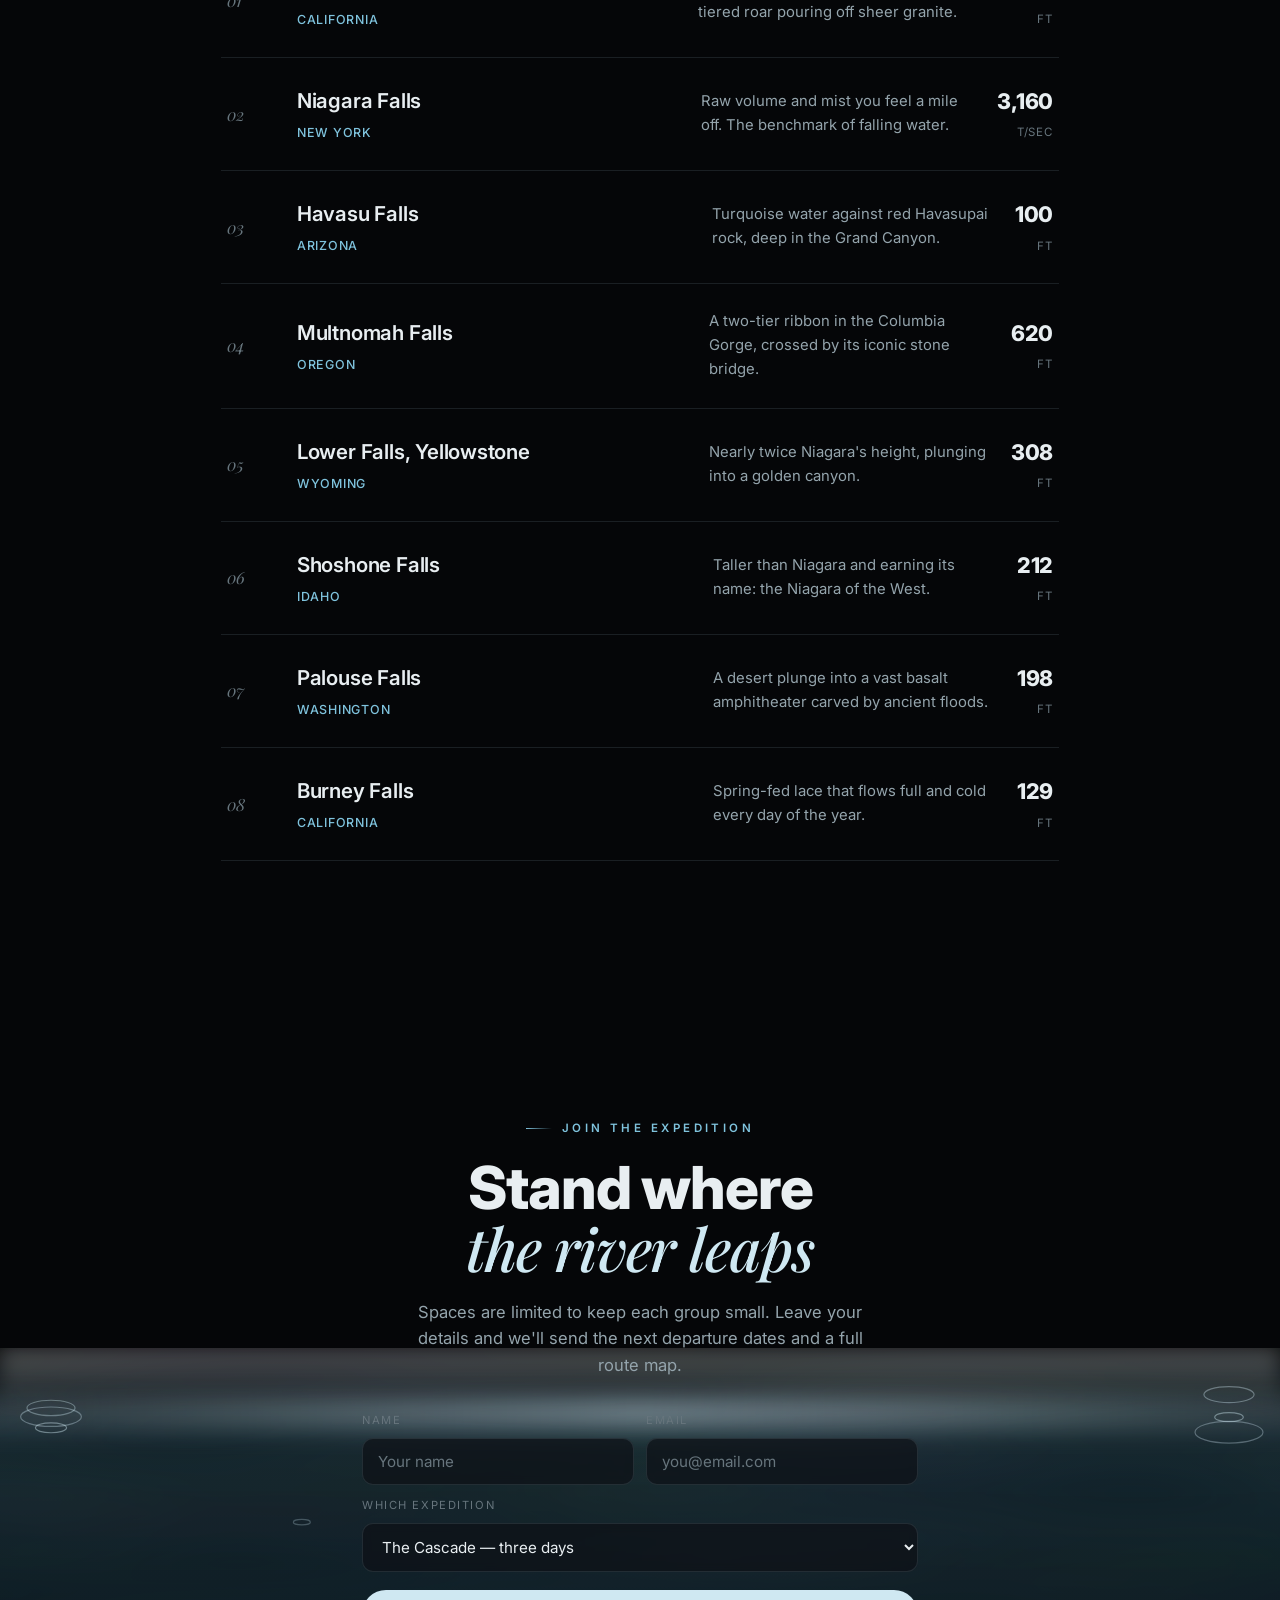
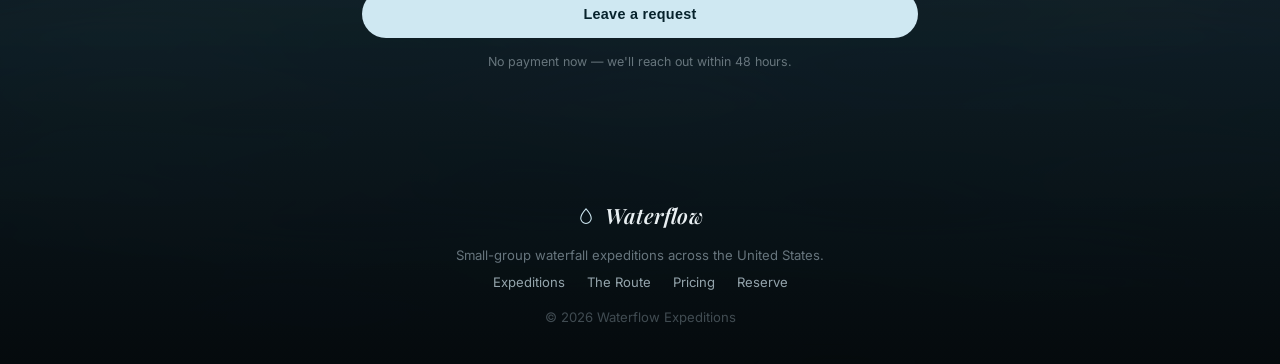
<file: projects/waterflow/index.html>
<!DOCTYPE html>
<html lang="en">
<head>
<meta charset="UTF-8" />
<meta name="viewport" content="width=device-width, initial-scale=1.0" />
<title>Waterflow — Small-group waterfall expeditions across the USA</title>
<link rel="preconnect" href="https://fonts.googleapis.com">
<link rel="preconnect" href="https://fonts.gstatic.com" crossorigin>
<link href="https://fonts.googleapis.com/css2?family=Playfair+Display:ital,wght@1,400;1,500;1,600&family=Inter:wght@400;500;600;700;800&display=swap" rel="stylesheet">
<style>
  :root{
    --void:#050608;
    --void-2:#080b0e;
    --stone:#0d1116;
    --slate:#141b21;
    --slate-2:#1b242c;
    --line:rgba(180,212,228,.12);
    --spray:#cfe8f2;
    --glacier:#7fc3dd;
    --glacier-deep:#4a91a8;
    --foam:#f4fbfe;
    --text:#e8eef1;
    --muted:#94a4ac;
    --muted-2:#67757d;
    --band: clamp(58px, 8vw, 132px);
    --gutter: clamp(74px, 11vw, 170px);
    --maxw: 1120px;
    --ease: cubic-bezier(.22,.61,.36,1);
  }

  *{box-sizing:border-box;margin:0;padding:0}
  html{scroll-behavior:smooth}
  body{
    background:var(--void);
    color:var(--text);
    font-family:"Inter",system-ui,-apple-system,sans-serif;
    line-height:1.6;
    -webkit-font-smoothing:antialiased;
    overflow-x:hidden;
  }
  body::selection,*::selection{background:rgba(127,195,221,.28);color:#fff}

  /* ---------- background atmosphere ---------- */
  .bg{
    position:fixed;inset:0;z-index:0;pointer-events:none;
    background:
      radial-gradient(120% 80% at 50% -10%, rgba(54,92,110,.28), transparent 55%),
      radial-gradient(90% 60% at 50% 115%, rgba(30,64,80,.40), transparent 60%),
      linear-gradient(180deg,#05080a 0%, #070b0e 45%, #060a0d 75%, #04070a 100%);
  }

  /* ---------- waterfalls (fixed, frame the page) ---------- */
  .falls{position:fixed;top:0;bottom:0;width:var(--band);z-index:4;pointer-events:none;overflow:hidden}
  .falls.left{left:0}
  .falls.right{right:0;transform:scaleX(-1)}

  /* dark wet rock backing */
  .rock{
    position:absolute;inset:0;
    background:
      linear-gradient(90deg, rgba(0,0,0,.55), rgba(0,0,0,0) 60%),
      repeating-linear-gradient(94deg,
        rgba(8,12,15,.0) 0px,
        rgba(8,12,15,.0) 6px,
        rgba(0,0,0,.45) 7px,
        rgba(0,0,0,.0) 16px),
      linear-gradient(180deg,#0a0e12,#070a0d);
  }
  .rock::after{
    content:"";position:absolute;inset:0;opacity:.18;mix-blend-mode:overlay;
    background-image:url("data:image/svg+xml,%3Csvg xmlns='http://www.w3.org/2000/svg' width='180' height='180'%3E%3Cfilter id='n'%3E%3CfeTurbulence type='fractalNoise' baseFrequency='0.9' numOctaves='3' stitchTiles='stitch'/%3E%3C/filter%3E%3Crect width='180' height='180' filter='url(%23n)'/%3E%3C/svg%3E");
    background-size:180px 180px;
  }

  /* continuous flowing sheet */
  .sheet{
    position:absolute;inset:0;
    background:
      linear-gradient(90deg, rgba(207,232,242,0) 0%, rgba(127,195,221,.10) 35%, rgba(207,232,242,.18) 70%, rgba(244,251,254,.30) 100%),
      repeating-linear-gradient(180deg,
        rgba(244,251,254,.0) 0px,
        rgba(207,232,242,.10) 2px,
        rgba(244,251,254,.0) 5px,
        rgba(127,195,221,.06) 9px,
        rgba(244,251,254,.0) 12px);
    background-size:100% 100%, 100% 22px;
    animation:sheetFlow 1.1s linear infinite;
    mix-blend-mode:screen;
    opacity:.9;
  }
  @keyframes sheetFlow{from{background-position:0 0, 0 0}to{background-position:0 0, 0 22px}}

  /* falling streaks layer (filled by JS) */
  .streaks{position:absolute;inset:0;mix-blend-mode:screen}
  .streak{
    position:absolute;top:0;border-radius:40px;
    background:linear-gradient(180deg, rgba(244,251,254,0) 0%, rgba(207,232,242,.9) 45%, rgba(244,251,254,1) 60%, rgba(127,195,221,0) 100%);
    will-change:transform;
    animation:streakFall linear infinite;
  }
  @keyframes streakFall{from{transform:translateY(-145%)}to{transform:translateY(150%)}}

  /* glowing inner edge where water spills */
  .edge{
    position:absolute;top:0;bottom:0;right:0;width:42%;
    background:linear-gradient(90deg, rgba(127,195,221,0), rgba(207,232,242,.22) 70%, rgba(244,251,254,.5));
    filter:blur(6px);mix-blend-mode:screen;opacity:.8;
  }

  /* drifting mist */
  .mist{position:absolute;border-radius:50%;filter:blur(20px);mix-blend-mode:screen;
    background:radial-gradient(circle, rgba(244,251,254,.5), rgba(207,232,242,0) 70%);}
  .mist.m1{left:-30%;top:18%;width:160%;height:120px;opacity:.10;animation:drift 9s ease-in-out infinite}
  .mist.m2{left:-30%;top:55%;width:160%;height:140px;opacity:.08;animation:drift 11s ease-in-out infinite reverse}
  .mist.m3{left:-40%;bottom:-4%;width:180%;height:200px;opacity:.22;animation:drift 7s ease-in-out infinite}
  @keyframes drift{0%,100%{transform:translate3d(0,0,0) scale(1)}50%{transform:translate3d(6%,-10px,0) scale(1.08)}}

  /* droplet canvas */
  #spray{position:fixed;inset:0;z-index:4;pointer-events:none}

  /* ---------- layout shell ---------- */
  .shell{position:relative;z-index:2;max-width:var(--maxw);margin:0 auto;padding:0 var(--gutter)}

  /* ---------- nav ---------- */
  header{position:sticky;top:0;z-index:20;backdrop-filter:blur(10px);
    background:linear-gradient(180deg, rgba(5,7,9,.86), rgba(5,7,9,.35) 70%, transparent);
    border-bottom:1px solid rgba(180,212,228,.06)}
  .nav{max-width:var(--maxw);margin:0 auto;padding:18px var(--gutter);
    display:flex;align-items:center;justify-content:space-between;gap:20px}
  .brand{display:flex;align-items:center;gap:10px;text-decoration:none;color:var(--text)}
  .brand .drop{width:18px;height:18px;flex:none}
  .brand b{font-family:"Playfair Display",serif;font-style:italic;font-weight:600;font-size:1.32rem;letter-spacing:.2px}
  .links{display:flex;align-items:center;gap:30px;list-style:none}
  .links a{color:var(--muted);text-decoration:none;font-size:.82rem;letter-spacing:.04em;font-weight:500;transition:color .25s}
  .links a:hover{color:var(--spray)}
  .btn{
    --bg:var(--spray);
    position:relative;display:inline-flex;align-items:center;gap:8px;
    font-size:.82rem;font-weight:700;letter-spacing:.02em;
    padding:11px 20px;border-radius:40px;border:1px solid rgba(207,232,242,.55);
    color:#06222c;background:var(--bg);text-decoration:none;cursor:pointer;
    overflow:hidden;transition:transform .3s var(--ease), box-shadow .3s;
    box-shadow:0 0 0 rgba(127,195,221,0);
  }
  .btn::after{content:"";position:absolute;inset:0;transform:translateX(-120%);
    background:linear-gradient(105deg,transparent 30%,rgba(255,255,255,.65) 50%,transparent 70%);
    transition:transform .6s var(--ease)}
  .btn:hover{transform:translateY(-2px);box-shadow:0 12px 30px -12px rgba(127,195,221,.7)}
  .btn:hover::after{transform:translateX(120%)}
  .btn.ghost{background:transparent;color:var(--text);border-color:rgba(180,212,228,.28)}
  .btn.ghost:hover{border-color:var(--spray);box-shadow:none}

  /* ---------- shared section bits ---------- */
  section{position:relative}
  .eyebrow{display:inline-flex;align-items:center;gap:10px;
    font-size:.72rem;font-weight:600;letter-spacing:.3em;text-transform:uppercase;color:var(--glacier)}
  .eyebrow::before{content:"";width:26px;height:1px;background:linear-gradient(90deg,var(--glacier),transparent)}
  .serif{font-family:"Playfair Display",serif;font-style:italic;font-weight:500}

  [data-reveal]{opacity:0;transform:translateY(26px);transition:opacity .9s var(--ease), transform .9s var(--ease)}
  [data-reveal].in{opacity:1;transform:none}

  /* ---------- hero ---------- */
  .hero{min-height:100svh;display:flex;flex-direction:column;justify-content:center;
    padding-top:60px;padding-bottom:80px}
  .hero .eyebrow{margin-bottom:26px}
  .hero h1{font-size:clamp(2.7rem,8vw,6.4rem);line-height:.96;letter-spacing:-.02em;font-weight:800}
  .hero h1 .l1{display:block;font-family:"Playfair Display",serif;font-style:italic;font-weight:500;
    letter-spacing:0;color:#f6fbfd;text-shadow:0 2px 40px rgba(127,195,221,.25)}
  .hero h1 .l2{display:block}
  .hero p.lead{margin-top:30px;max-width:54ch;font-size:clamp(1.02rem,1.7vw,1.2rem);color:var(--muted);line-height:1.75}
  .hero .cta-row{margin-top:42px;display:flex;flex-wrap:wrap;gap:14px}
  .scrollcue{margin-top:64px;display:flex;align-items:center;gap:12px;color:var(--muted-2);font-size:.74rem;letter-spacing:.18em;text-transform:uppercase}
  .scrollcue .bar{width:1px;height:46px;background:linear-gradient(180deg,var(--glacier),transparent);position:relative;overflow:hidden}
  .scrollcue .bar::after{content:"";position:absolute;left:0;top:0;width:100%;height:40%;background:var(--spray);animation:cue 2.2s var(--ease) infinite}
  @keyframes cue{0%{transform:translateY(-100%)}60%,100%{transform:translateY(260%)}}

  /* ---------- about ---------- */
  .about{padding:120px 0 110px}
  .about .grid{display:grid;grid-template-columns:1fr;gap:46px}
  .about h2{margin-top:22px;font-size:clamp(1.9rem,4.4vw,3.2rem);line-height:1.08;letter-spacing:-.01em;font-weight:700;max-width:18ch}
  .about h2 em{font-family:"Playfair Display",serif;font-style:italic;font-weight:500;color:var(--spray)}
  .about .body{font-size:1.08rem;color:#c2cdd3;line-height:1.85;max-width:60ch}
  .about .body + .body{margin-top:18px;color:var(--muted)}
  .facts{margin-top:54px;display:grid;grid-template-columns:repeat(4,1fr);gap:1px;background:var(--line);border:1px solid var(--line);border-radius:14px;overflow:hidden}
  .fact{background:var(--stone);padding:26px 22px}
  .fact .n{font-family:"Playfair Display",serif;font-style:italic;font-size:2.1rem;color:#f4fbfe;line-height:1}
  .fact .t{margin-top:10px;font-size:.82rem;color:var(--muted);letter-spacing:.02em}

  /* ---------- pricing ---------- */
  .pricing{padding:110px 0}
  .sec-head{display:flex;flex-direction:column;gap:18px;margin-bottom:56px}
  .sec-head h2{font-size:clamp(1.9rem,4.4vw,3.2rem);line-height:1.05;letter-spacing:-.01em;font-weight:700}
  .sec-head h2 em{font-family:"Playfair Display",serif;font-style:italic;font-weight:500;color:var(--spray)}
  .sec-head p{color:var(--muted);max-width:54ch}
  .plans{display:grid;grid-template-columns:repeat(3,1fr);gap:20px;align-items:stretch}
  .plan{position:relative;background:linear-gradient(180deg,var(--stone),#0a0e11);
    border:1px solid var(--line);border-radius:18px;padding:32px 28px;display:flex;flex-direction:column;
    transition:transform .4s var(--ease), border-color .4s, box-shadow .4s}
  .plan:hover{transform:translateY(-6px);border-color:rgba(127,195,221,.4);box-shadow:0 30px 60px -30px rgba(0,0,0,.8)}
  .plan.feat{border-color:rgba(127,195,221,.55);background:linear-gradient(180deg,#0e151a,#0a1014)}
  .plan.feat::before{content:"Most chosen";position:absolute;top:18px;right:18px;
    font-size:.64rem;letter-spacing:.18em;text-transform:uppercase;color:#06222c;background:var(--spray);
    padding:5px 11px;border-radius:30px;font-weight:700}
  .plan .pname{font-family:"Playfair Display",serif;font-style:italic;font-size:1.5rem;color:#f4fbfe}
  .plan .pdesc{margin-top:8px;color:var(--muted);font-size:.9rem;min-height:40px}
  .plan .price{margin:24px 0 6px;font-size:2.6rem;font-weight:800;letter-spacing:-.02em}
  .plan .price span{font-size:.92rem;font-weight:500;color:var(--muted-2)}
  .plan .pper{color:var(--muted-2);font-size:.8rem;letter-spacing:.04em}
  .plan ul{list-style:none;margin:26px 0 30px;display:flex;flex-direction:column;gap:13px}
  .plan li{display:flex;gap:11px;align-items:flex-start;font-size:.9rem;color:#c4cfd5}
  .plan li svg{flex:none;margin-top:3px;color:var(--glacier)}
  .plan .btn{margin-top:auto;justify-content:center}
  .plan:not(.feat) .btn{background:transparent;color:var(--text);border-color:rgba(180,212,228,.28)}
  .plan:not(.feat) .btn:hover{border-color:var(--spray);box-shadow:none}

  /* ---------- top falls ---------- */
  .falls-sec{padding:110px 0}
  .fall-list{margin-top:8px;border-top:1px solid var(--line)}
  .fall-row{display:grid;grid-template-columns:46px 1.4fr 1fr auto;gap:24px;align-items:center;
    padding:26px 6px;border-bottom:1px solid var(--line);position:relative;transition:padding .35s var(--ease)}
  .fall-row::before{content:"";position:absolute;left:0;top:0;height:100%;width:2px;
    background:linear-gradient(180deg,var(--glacier),var(--glacier-deep));transform:scaleY(0);transform-origin:top;transition:transform .4s var(--ease)}
  .fall-row:hover{padding-left:18px}
  .fall-row:hover::before{transform:scaleY(1)}
  .fall-row .idx{font-family:"Playfair Display",serif;font-style:italic;color:var(--muted-2);font-size:1.05rem}
  .fall-row .name{font-size:1.28rem;font-weight:600;letter-spacing:-.01em}
  .fall-row .name .st{display:block;font-size:.78rem;font-weight:500;color:var(--glacier);letter-spacing:.06em;text-transform:uppercase;margin-top:5px}
  .fall-row .desc{color:var(--muted);font-size:.93rem;line-height:1.6}
  .fall-row .stat{text-align:right;white-space:nowrap}
  .fall-row .stat b{font-size:1.35rem;font-weight:800;letter-spacing:-.01em;display:block}
  .fall-row .stat span{font-size:.72rem;color:var(--muted-2);letter-spacing:.08em;text-transform:uppercase}

  /* ---------- pool + CTA ---------- */
  .pool-sec{position:relative;min-height:104svh;display:flex;align-items:flex-end;justify-content:center;
    padding:140px 0 0;overflow:hidden}
  .pool{position:absolute;left:0;right:0;bottom:0;height:62%;z-index:1;pointer-events:none;overflow:hidden}
  .pool .water{position:absolute;inset:0;
    background:
      linear-gradient(180deg, rgba(127,195,221,0) 0%, rgba(40,86,104,.35) 14%, rgba(13,30,38,.85) 50%, #04090c 100%);
  }
  .pool .water::after{content:"";position:absolute;inset:0;opacity:.10;mix-blend-mode:overlay;
    background-image:url("data:image/svg+xml,%3Csvg xmlns='http://www.w3.org/2000/svg' width='220' height='220'%3E%3Cfilter id='n'%3E%3CfeTurbulence type='fractalNoise' baseFrequency='0.012 0.06' numOctaves='2' stitchTiles='stitch'/%3E%3C/filter%3E%3Crect width='220' height='220' filter='url(%23n)'/%3E%3C/svg%3E");
    background-size:cover;animation:poolShift 14s linear infinite}
  @keyframes poolShift{from{background-position:0 0}to{background-position:-220px 60px}}
  .pool .foam{position:absolute;left:0;right:0;top:0;height:60px;
    background:linear-gradient(180deg, rgba(244,251,254,.55), rgba(244,251,254,0));filter:blur(10px);opacity:.5}
  .pool .shimmer{position:absolute;left:-20%;top:8%;width:140%;height:30px;filter:blur(12px);mix-blend-mode:screen;
    background:linear-gradient(90deg,transparent,rgba(207,232,242,.5),transparent);animation:shimmer 8s ease-in-out infinite}
  @keyframes shimmer{0%,100%{transform:translateX(-8%)}50%{transform:translateX(8%)}}
  #ripples{position:absolute;inset:0;z-index:2;pointer-events:none}

  .cta{position:relative;z-index:3;text-align:center;max-width:640px;margin:0 auto;padding-bottom:9vh}
  .cta h2{font-size:clamp(2.1rem,5.2vw,3.7rem);line-height:1.02;letter-spacing:-.02em;font-weight:800;margin-top:20px}
  .cta h2 em{display:block;font-family:"Playfair Display",serif;font-style:italic;font-weight:500;color:var(--spray)}
  .cta p{margin-top:20px;color:var(--muted);font-size:1.04rem;max-width:46ch;margin-left:auto;margin-right:auto}
  form.req{margin-top:34px;display:grid;grid-template-columns:1fr 1fr;gap:12px;text-align:left}
  form.req .full{grid-column:1/-1}
  .field label{display:block;font-size:.7rem;letter-spacing:.14em;text-transform:uppercase;color:var(--muted-2);margin-bottom:8px}
  .field input,.field select{width:100%;background:rgba(13,17,22,.7);border:1px solid var(--line);color:var(--text);
    padding:13px 15px;border-radius:11px;font-family:inherit;font-size:.95rem;transition:border-color .25s, box-shadow .25s;backdrop-filter:blur(4px)}
  .field input::placeholder{color:var(--muted-2)}
  .field input:focus,.field select:focus{outline:none;border-color:var(--glacier);box-shadow:0 0 0 3px rgba(127,195,221,.16)}
  form.req .btn{grid-column:1/-1;justify-content:center;padding:15px;font-size:.9rem;margin-top:6px}
  .req-note{margin-top:14px;font-size:.78rem;color:var(--muted-2)}
  .success{margin-top:30px;background:rgba(13,30,38,.7);border:1px solid rgba(127,195,221,.35);border-radius:14px;
    padding:30px 26px;backdrop-filter:blur(6px)}
  .success .serif{font-size:1.6rem;color:#f4fbfe;display:block;margin-bottom:8px}
  .success p{color:var(--muted);margin-top:0}

  footer{position:relative;z-index:3;text-align:center;padding:46px 0 36px;color:var(--muted-2);font-size:.82rem}
  footer .brand{justify-content:center;margin-bottom:12px}
  footer a{color:var(--muted);text-decoration:none}
  footer a:hover{color:var(--spray)}
  .foot-links{display:flex;gap:22px;justify-content:center;margin-top:6px;flex-wrap:wrap}

  /* ---------- responsive ---------- */
  @media (max-width:880px){
    :root{--gutter:clamp(58px,15vw,92px);--band:clamp(44px,11vw,72px)}
    .links{display:none}
    .facts{grid-template-columns:repeat(2,1fr)}
    .plans{grid-template-columns:1fr;max-width:440px;margin:0 auto}
    .fall-row{grid-template-columns:32px 1fr auto;gap:14px}
    .fall-row .desc{display:none}
  }
  @media (max-width:560px){
    :root{--gutter:54px;--band:42px}
    form.req{grid-template-columns:1fr}
    .fall-row{grid-template-columns:1fr auto;gap:10px}
    .fall-row .idx{display:none}
    .hero h1{font-size:clamp(2.5rem,12vw,3.6rem)}
  }

  @media (prefers-reduced-motion:reduce){
    *{animation:none !important;transition:none !important}
    html{scroll-behavior:auto}
    [data-reveal]{opacity:1;transform:none}
  }
</style>
</head>
<body>
  <div class="bg"></div>

  <!-- left waterfall -->
  <div class="falls left" aria-hidden="true">
    <div class="rock"></div>
    <div class="sheet"></div>
    <div class="streaks" data-streaks></div>
    <div class="edge"></div>
    <div class="mist m1"></div><div class="mist m2"></div><div class="mist m3"></div>
  </div>
  <!-- right waterfall -->
  <div class="falls right" aria-hidden="true">
    <div class="rock"></div>
    <div class="sheet"></div>
    <div class="streaks" data-streaks></div>
    <div class="edge"></div>
    <div class="mist m1"></div><div class="mist m2"></div><div class="mist m3"></div>
  </div>

  <canvas id="spray" aria-hidden="true"></canvas>

  <!-- nav -->
  <header>
    <nav class="nav">
      <a class="brand" href="#top">
        <svg class="drop" viewBox="0 0 24 24" fill="none"><path d="M12 2.5C12 2.5 5 10 5 15a7 7 0 0 0 14 0c0-5-7-12.5-7-12.5Z" stroke="#cfe8f2" stroke-width="1.4"/><path d="M9 15a3 3 0 0 0 3 3" stroke="#7fc3dd" stroke-width="1.4" stroke-linecap="round"/></svg>
        <b>Waterflow</b>
      </a>
      <ul class="links">
        <li><a href="#about">Expeditions</a></li>
        <li><a href="#route">The Route</a></li>
        <li><a href="#pricing">Pricing</a></li>
        <li><a href="#join">Field Notes</a></li>
      </ul>
      <a class="btn" href="#join">Reserve a spot</a>
    </nav>
  </header>

  <main id="top" class="shell">

    <!-- 1 — HERO -->
    <section class="hero" id="hero">
      <div data-reveal><span class="eyebrow">Small-group waterfall expeditions · USA</span></div>
      <h1 data-reveal>
        <span class="l1">Water remembers</span>
        <span class="l2">what stone lets go</span>
      </h1>
      <p class="lead" data-reveal>We gather a small circle of travelers to stand where rivers leap — from the granite thunder of Yosemite to the turquoise pools of Havasu. No railings, no crowds. Just the route, the roar, and the people who came for it.</p>
      <div class="cta-row" data-reveal>
        <a class="btn" href="#join">Reserve a spot</a>
        <a class="btn ghost" href="#route">See the route ↓</a>
      </div>
      <div class="scrollcue" data-reveal><span class="bar"></span> Follow the water</div>
    </section>

    <!-- 2 — ABOUT -->
    <section class="about" id="about">
      <div class="grid">
        <div>
          <span class="eyebrow" data-reveal>About Waterflow</span>
          <h2 data-reveal>Born from the roar of <em>falling water</em></h2>
        </div>
        <div>
          <p class="body" data-reveal>Beneath every fall lies a record of pressure and patience — meltwater and storm carving stone into something alive. Waterflow leads journeys past the overlooks, into the canyons and spray zones where the water actually lands.</p>
          <p class="body" data-reveal>Each departure is kept deliberately small and led by guides who know the runoff, the light, and the safe line down. You don't watch the waterfall from a distance. You walk into its weather.</p>
        </div>
      </div>
      <div class="facts" data-reveal>
        <div class="fact"><div class="n">12</div><div class="t">Travelers per group, never more</div></div>
        <div class="fact"><div class="n">8</div><div class="t">Iconic falls across 7 states</div></div>
        <div class="fact"><div class="n">10y</div><div class="t">Guiding canyons & gorges</div></div>
        <div class="fact"><div class="n">All</div><div class="t">Access permits handled for you</div></div>
      </div>
    </section>

    <!-- 3 — PRICING -->
    <section class="pricing" id="pricing">
      <div class="sec-head">
        <span class="eyebrow" data-reveal>Pricing</span>
        <h2 data-reveal>Pick your <em>descent</em></h2>
        <p data-reveal>Every trip includes guides, permits, and the gear shuttle. Lodging and transport scale with the route. Deposits hold your place; the rest is due thirty days out.</p>
      </div>
      <div class="plans">
        <div class="plan" data-reveal>
          <div class="pname">Day Mist</div>
          <div class="pdesc">A single fall, start to finish, in one unhurried day.</div>
          <div class="price">$390</div>
          <div class="pper">per person · one day</div>
          <ul>
            <li><svg width="14" height="14" viewBox="0 0 24 24" fill="none"><path d="M5 13l4 4L19 7" stroke="currentColor" stroke-width="2" stroke-linecap="round" stroke-linejoin="round"/></svg> Guided hike to the base</li>
            <li><svg width="14" height="14" viewBox="0 0 24 24" fill="none"><path d="M5 13l4 4L19 7" stroke="currentColor" stroke-width="2" stroke-linecap="round" stroke-linejoin="round"/></svg> Golden-hour photography stop</li>
            <li><svg width="14" height="14" viewBox="0 0 24 24" fill="none"><path d="M5 13l4 4L19 7" stroke="currentColor" stroke-width="2" stroke-linecap="round" stroke-linejoin="round"/></svg> Trailhead gear shuttle</li>
            <li><svg width="14" height="14" viewBox="0 0 24 24" fill="none"><path d="M5 13l4 4L19 7" stroke="currentColor" stroke-width="2" stroke-linecap="round" stroke-linejoin="round"/></svg> Park entry & permits</li>
          </ul>
          <a class="btn" href="#join">Choose Day Mist</a>
        </div>
        <div class="plan feat" data-reveal>
          <div class="pname">The Cascade</div>
          <div class="pdesc">Three waterfalls, three days, one tight group.</div>
          <div class="price">$1,290</div>
          <div class="pper">per person · three days</div>
          <ul>
            <li><svg width="14" height="14" viewBox="0 0 24 24" fill="none"><path d="M5 13l4 4L19 7" stroke="currentColor" stroke-width="2" stroke-linecap="round" stroke-linejoin="round"/></svg> Three signature falls</li>
            <li><svg width="14" height="14" viewBox="0 0 24 24" fill="none"><path d="M5 13l4 4L19 7" stroke="currentColor" stroke-width="2" stroke-linecap="round" stroke-linejoin="round"/></svg> Two nights riverside lodging</li>
            <li><svg width="14" height="14" viewBox="0 0 24 24" fill="none"><path d="M5 13l4 4L19 7" stroke="currentColor" stroke-width="2" stroke-linecap="round" stroke-linejoin="round"/></svg> All meals & transport</li>
            <li><svg width="14" height="14" viewBox="0 0 24 24" fill="none"><path d="M5 13l4 4L19 7" stroke="currentColor" stroke-width="2" stroke-linecap="round" stroke-linejoin="round"/></svg> Local geologist guide</li>
          </ul>
          <a class="btn" href="#join">Choose The Cascade</a>
        </div>
        <div class="plan" data-reveal>
          <div class="pname">Source to Sea</div>
          <div class="pdesc">The grand tour — eight falls, seven states, one route.</div>
          <div class="price">$3,450</div>
          <div class="pper">per person · eight days</div>
          <ul>
            <li><svg width="14" height="14" viewBox="0 0 24 24" fill="none"><path d="M5 13l4 4L19 7" stroke="currentColor" stroke-width="2" stroke-linecap="round" stroke-linejoin="round"/></svg> All eight iconic falls</li>
            <li><svg width="14" height="14" viewBox="0 0 24 24" fill="none"><path d="M5 13l4 4L19 7" stroke="currentColor" stroke-width="2" stroke-linecap="round" stroke-linejoin="round"/></svg> Premium lodging throughout</li>
            <li><svg width="14" height="14" viewBox="0 0 24 24" fill="none"><path d="M5 13l4 4L19 7" stroke="currentColor" stroke-width="2" stroke-linecap="round" stroke-linejoin="round"/></svg> Private transport & flights</li>
            <li><svg width="14" height="14" viewBox="0 0 24 24" fill="none"><path d="M5 13l4 4L19 7" stroke="currentColor" stroke-width="2" stroke-linecap="round" stroke-linejoin="round"/></svg> Every permit, every access</li>
          </ul>
          <a class="btn" href="#join">Choose Source to Sea</a>
        </div>
      </div>
    </section>

    <!-- 4 — TOP FALLS -->
    <section class="falls-sec" id="route">
      <div class="sec-head">
        <span class="eyebrow" data-reveal>The Route</span>
        <h2 data-reveal>Eight falls <em>we'll stand beneath</em></h2>
        <p data-reveal>The places the water made — ranked the way we run them, from desert plunge pools to the tallest drop on the continent.</p>
      </div>
      <div class="fall-list" data-reveal></div>
    </section>
  </main>

  <!-- 5 — POOL + CTA -->
  <section class="pool-sec" id="join">
    <div class="pool">
      <div class="water"></div>
      <div class="foam"></div>
      <div class="shimmer"></div>
    </div>
    <canvas id="ripples" aria-hidden="true"></canvas>

    <div class="shell">
      <div class="cta" data-reveal>
        <span class="eyebrow">Join the expedition</span>
        <h2>Stand where <em>the river leaps</em></h2>
        <p>Spaces are limited to keep each group small. Leave your details and we'll send the next departure dates and a full route map.</p>

        <form class="req" id="reqForm" novalidate>
          <div class="field"><label for="name">Name</label><input id="name" name="name" type="text" placeholder="Your name" required></div>
          <div class="field"><label for="email">Email</label><input id="email" name="email" type="email" placeholder="you@email.com" required></div>
          <div class="field full"><label for="plan">Which expedition</label>
            <select id="plan" name="plan">
              <option>Day Mist — one day</option>
              <option selected>The Cascade — three days</option>
              <option>Source to Sea — eight days</option>
              <option>Not sure yet — surprise me</option>
            </select>
          </div>
          <button class="btn" type="submit">Leave a request</button>
        </form>
        <div class="req-note">No payment now — we'll reach out within 48 hours.</div>
      </div>

      <footer>
        <div class="brand" style="display:flex;align-items:center;gap:10px;">
          <svg class="drop" width="16" height="16" viewBox="0 0 24 24" fill="none"><path d="M12 2.5C12 2.5 5 10 5 15a7 7 0 0 0 14 0c0-5-7-12.5-7-12.5Z" stroke="#cfe8f2" stroke-width="1.4"/></svg>
          <b style="font-family:'Playfair Display',serif;font-style:italic;color:#e8eef1;">Waterflow</b>
        </div>
        Small-group waterfall expeditions across the United States.
        <div class="foot-links">
          <a href="#about">Expeditions</a><a href="#route">The Route</a><a href="#pricing">Pricing</a><a href="#join">Reserve</a>
        </div>
        <div style="margin-top:14px;opacity:.6;">© 2026 Waterflow Expeditions</div>
      </footer>
    </div>
  </section>

<script>
(function(){
  const reduce = window.matchMedia('(prefers-reduced-motion: reduce)').matches;

  /* ---------- top falls data ---------- */
  const FALLS = [
    {n:"Yosemite Falls", st:"California", s:"2,425", u:"ft", d:"North America's tallest — a three-tiered roar pouring off sheer granite."},
    {n:"Niagara Falls", st:"New York", s:"3,160", u:"t/sec", d:"Raw volume and mist you feel a mile off. The benchmark of falling water."},
    {n:"Havasu Falls", st:"Arizona", s:"100", u:"ft", d:"Turquoise water against red Havasupai rock, deep in the Grand Canyon."},
    {n:"Multnomah Falls", st:"Oregon", s:"620", u:"ft", d:"A two-tier ribbon in the Columbia Gorge, crossed by its iconic stone bridge."},
    {n:"Lower Falls, Yellowstone", st:"Wyoming", s:"308", u:"ft", d:"Nearly twice Niagara's height, plunging into a golden canyon."},
    {n:"Shoshone Falls", st:"Idaho", s:"212", u:"ft", d:"Taller than Niagara and earning its name: the Niagara of the West."},
    {n:"Palouse Falls", st:"Washington", s:"198", u:"ft", d:"A desert plunge into a vast basalt amphitheater carved by ancient floods."},
    {n:"Burney Falls", st:"California", s:"129", u:"ft", d:"Spring-fed lace that flows full and cold every day of the year."}
  ];
  const list = document.querySelector('.fall-list');
  if(list){
    FALLS.forEach((f,i)=>{
      const row = document.createElement('div');
      row.className='fall-row';
      row.innerHTML =
        '<div class="idx">0'+(i+1)+'</div>'+
        '<div class="name">'+f.n+'<span class="st">'+f.st+'</span></div>'+
        '<div class="desc">'+f.d+'</div>'+
        '<div class="stat"><b>'+f.s+'</b><span>'+f.u+'</span></div>';
      list.appendChild(row);
    });
  }

  /* ---------- build falling streaks ---------- */
  const rnd=(a,b)=>a+Math.random()*(b-a);
  document.querySelectorAll('[data-streaks]').forEach(box=>{
    const count = reduce ? 5 : 16;
    for(let i=0;i<count;i++){
      const s=document.createElement('span');
      s.className='streak';
      const w=rnd(1.4,5);
      s.style.left=rnd(2,94)+'%';
      s.style.width=w+'px';
      s.style.height=rnd(22,55)+'%';
      s.style.opacity=rnd(.25,.85).toFixed(2);
      const dur=rnd(0.9,2.4);
      s.style.animationDuration=dur+'s';
      s.style.animationDelay=(-rnd(0,dur)).toFixed(2)+'s';
      s.style.filter='blur('+rnd(0,0.6).toFixed(2)+'px)';
      box.appendChild(s);
    }
  });

  /* ---------- scroll reveals ---------- */
  if('IntersectionObserver' in window){
    const io=new IntersectionObserver((es)=>{
      es.forEach(e=>{ if(e.isIntersecting){ e.target.classList.add('in'); io.unobserve(e.target);} });
    },{threshold:.16, rootMargin:'0px 0px -8% 0px'});
    document.querySelectorAll('[data-reveal]').forEach(el=>io.observe(el));
  } else {
    document.querySelectorAll('[data-reveal]').forEach(el=>el.classList.add('in'));
  }

  /* ---------- band geometry helper ---------- */
  const leftBandEl=document.querySelector('.falls.left');
  function bandWidth(){ return leftBandEl ? Math.max(36, leftBandEl.offsetWidth) : 72; }

  /* ---------- droplet canvas ---------- */
  const cv=document.getElementById('spray');
  if(cv && !reduce){
    const ctx=cv.getContext('2d');
    let W,H,bw,drops=[];
    function resize(){
      W=cv.width=window.innerWidth; H=cv.height=window.innerHeight; bw=bandWidth();
      const target=Math.min(170, Math.floor(W*H/14000));
      drops=[];
      for(let i=0;i<target;i++) drops.push(spawn());
    }
    function spawn(){
      const right=Math.random()<.5;
      const x = right ? rnd(W-bw+2, W-2) : rnd(2, bw-2);
      return {x, y:rnd(-H,H), vy:rnd(7,18), len:rnd(8,26), w:rnd(0.6,1.8), a:rnd(.2,.7), right};
    }
    function frame(){
      ctx.clearRect(0,0,W,H);
      for(const d of drops){
        d.y+=d.vy;
        if(d.y>H+30){ Object.assign(d, spawn()); d.y=rnd(-60,-10); }
        const grad=ctx.createLinearGradient(d.x,d.y,d.x,d.y+d.len);
        grad.addColorStop(0,'rgba(207,232,242,0)');
        grad.addColorStop(1,'rgba(244,251,254,'+d.a+')');
        ctx.strokeStyle=grad; ctx.lineWidth=d.w; ctx.lineCap='round';
        ctx.beginPath(); ctx.moveTo(d.x,d.y); ctx.lineTo(d.x+ (d.right?0.6:-0.6), d.y+d.len); ctx.stroke();
      }
      requestAnimationFrame(frame);
    }
    window.addEventListener('resize', resize, {passive:true});
    resize(); requestAnimationFrame(frame);
  }

  /* ---------- pool ripples ---------- */
  const rc=document.getElementById('ripples');
  const poolSec=document.getElementById('join');
  if(rc && poolSec && !reduce){
    const ctx=rc.getContext('2d');
    let W,H,bw,rings=[];
    function rs(){ const r=poolSec.getBoundingClientRect(); W=rc.width=r.width; H=rc.height=r.height; bw=bandWidth(); }
    function ring(x,y,strong){ rings.push({x,y,r:strong?6:2,max:strong?rnd(60,120):rnd(28,70),a:strong?.5:.32, sp:strong?rnd(.9,1.5):rnd(.5,1.0)}); }
    let t=0;
    function frame(){
      ctx.clearRect(0,0,W,H);
      t++;
      // ambient ripples across the surface
      if(t%26===0) ring(rnd(W*.12,W*.88), rnd(H*.42,H*.92), false);
      // splash where the two falls land
      if(t%9===0){ ring(bw*0.5, rnd(H*.40,H*.5), true); ring(W-bw*0.5, rnd(H*.40,H*.5), true); }
      for(let i=rings.length-1;i>=0;i--){
        const o=rings[i]; o.r+=o.sp; const k=o.r/o.max;
        if(k>=1){ rings.splice(i,1); continue; }
        ctx.beginPath();
        ctx.ellipse(o.x,o.y,o.r,o.r*0.32,0,0,Math.PI*2);
        ctx.strokeStyle='rgba(207,232,242,'+(o.a*(1-k)).toFixed(3)+')';
        ctx.lineWidth=1.2; ctx.stroke();
      }
      if(rings.length>140) rings.splice(0,rings.length-140);
      requestAnimationFrame(frame);
    }
    window.addEventListener('resize', rs, {passive:true});
    rs(); requestAnimationFrame(frame);
  }

  /* ---------- form ---------- */
  const form=document.getElementById('reqForm');
  if(form){
    form.addEventListener('submit',function(e){
      e.preventDefault();
      const nameEl=document.getElementById('name'), emailEl=document.getElementById('email');
      const name=nameEl.value.trim(), email=emailEl.value.trim();
      if(!name||!email||email.indexOf('@')<1){
        const bad = !name?nameEl:emailEl; bad.focus();
        bad.style.borderColor='#d98a8a'; setTimeout(()=>bad.style.borderColor='',1600);
        return;
      }
      const plan=document.getElementById('plan').value;
      const box=document.createElement('div');
      box.className='success';
      box.innerHTML='<span class="serif">Request received.</span><p>Thanks, '+name.replace(/</g,'')+'. We\'ve noted your interest in <strong style="color:#cfe8f2">'+plan+'</strong> and will email departure dates and the route map within 48 hours.</p>';
      form.replaceWith(box);
      document.querySelector('.req-note')?.remove();
    });
  }
})();
</script>
</body>
</html>
</file>
<file: projects/beach-rental/styles.css>
:root{
  --bg:#eef0ee;
  --bg-2:#f6f4f0;
  --ink:#0f1226;
  --ink-2:#3a3e63;
  --muted:#8a8fb0;
  --line:rgba(15,18,38,.08);
  --line-2:rgba(15,18,38,.14);
  --purple:#7c5cff;
  --blue:#2bd2ff;
  --pink:#ff6ad5;
  --green:#22c55e;
  --card:#ffffff;
  --shadow:0 30px 80px -20px rgba(20,24,80,.25), 0 8px 20px -10px rgba(20,24,80,.12);
  --shadow-sm:0 14px 34px -16px rgba(20,24,80,.28);
  --r:24px;
  --ease:cubic-bezier(.7,0,.2,1);
  --display:'Clash Display','Manrope',system-ui,sans-serif;
  --accent:var(--purple);          /* recolored per mode */
  --accent-2:var(--blue);
}
*{box-sizing:border-box;margin:0;padding:0}
html{scroll-behavior:smooth}
html,body{background:var(--bg);color:var(--ink);font-family:'Manrope',system-ui,sans-serif;-webkit-font-smoothing:antialiased}
body{overflow-x:hidden;min-height:100vh}
a{color:inherit;text-decoration:none}
button{font-family:inherit;cursor:pointer;border:none;background:none;color:inherit}
ul{list-style:none}

/* per-mode accent tokens */
body[data-mode="surf"]{--accent:#ff8a5c;--accent-2:#ffd166}
body[data-mode="jet"] {--accent:#1166ff;--accent-2:#2bd2ff}
body[data-mode="sup"] {--accent:#2bb89a;--accent-2:#a4f3a4}
body[data-mode="kite"]{--accent:#c44ad0;--accent-2:#ff6ad5}

/* focus ring — visible keyboard nav everywhere */
:focus-visible{outline:2.5px solid var(--accent);outline-offset:3px;border-radius:8px}
button:focus-visible,a:focus-visible{outline-offset:4px}

/* NAV */
.nav{position:fixed;top:0;left:0;right:0;z-index:20;padding:22px 36px;transition:padding .3s,background .3s}
.nav.scrolled{padding:14px 36px;background:rgba(238,240,238,.72);backdrop-filter:blur(14px) saturate(1.3);box-shadow:0 1px 0 var(--line)}
.nav-inner{max-width:1320px;margin:0 auto;display:flex;align-items:center;justify-content:space-between;gap:32px}
.logo{display:flex;align-items:center;gap:11px;font-family:var(--display);font-weight:700;font-size:23px;letter-spacing:-.02em}
.logo-mark{width:30px;height:30px;border-radius:10px;background:linear-gradient(135deg,var(--purple),var(--blue));display:grid;place-items:center;box-shadow:0 6px 16px -4px rgba(124,92,255,.5)}
.logo-mark svg{width:20px;height:20px}
.logo-text em{font-style:normal;color:var(--purple)}
.nav-links{display:flex;gap:28px;font-size:14px;font-weight:600;color:var(--ink-2)}
.nav-links a{position:relative;padding:6px 2px;transition:color .2s}
.nav-links a:hover{color:var(--ink)}
.nav-links a.active{color:var(--ink)}
.nav-links a.active::after{content:"";position:absolute;left:0;right:0;bottom:-4px;height:2px;background:var(--ink);border-radius:2px}
.nav-cta{display:flex;align-items:center;gap:18px}
.phone{font-weight:700;font-size:14px;color:var(--ink);transition:color .2s}
.phone:hover{color:var(--purple)}
.btn-ghost{padding:11px 20px;border:1px solid var(--line-2);border-radius:999px;font-weight:600;font-size:14px;background:#fff;transition:border-color .2s,transform .2s,box-shadow .2s}
.btn-ghost:hover{border-color:var(--ink);transform:translateY(-1px);box-shadow:var(--shadow-sm)}

/* HERO */
.hero{position:relative;min-height:100vh;padding:128px 36px 0;display:flex;flex-direction:column;overflow:hidden}
.aurora{position:absolute;inset:0;pointer-events:none;overflow:hidden;will-change:transform}
.curve{position:absolute;top:0;left:0;width:46%;height:100%;opacity:.95;filter:drop-shadow(0 30px 60px rgba(124,92,255,.25))}
.curve-path{transition:d 1s var(--ease)}
.blob{position:absolute;border-radius:50%;filter:blur(60px);opacity:.7;transition:all 1.2s var(--ease)}
.blob-1{width:520px;height:520px;left:-120px;top:-60px;background:radial-gradient(circle at 30% 30%,#7c5cff,transparent 60%)}
.blob-2{width:380px;height:380px;left:80px;top:280px;background:radial-gradient(circle at 50% 50%,#2bd2ff,transparent 60%);opacity:.55}
.blob-3{width:260px;height:260px;left:-40px;bottom:-40px;background:radial-gradient(circle at 50% 50%,#ff6ad5,transparent 60%);opacity:.35}
body[data-mode="jet"] .blob-1{background:radial-gradient(circle at 30% 30%,#1166ff,transparent 60%);transform:translate(40px,20px) scale(1.05)}
body[data-mode="jet"] .blob-2{background:radial-gradient(circle at 50% 50%,#2bd2ff,transparent 60%);transform:translate(-30px,-30px)}
body[data-mode="sup"]  .blob-1{background:radial-gradient(circle at 30% 30%,#2bb89a,transparent 60%);transform:translate(-20px,30px) scale(.95)}
body[data-mode="sup"]  .blob-2{background:radial-gradient(circle at 50% 50%,#a4f3a4,transparent 60%);transform:translate(40px,40px)}
body[data-mode="kite"] .blob-1{background:radial-gradient(circle at 30% 30%,#ff6ad5,transparent 60%);transform:translate(30px,-20px) scale(1.1)}
body[data-mode="kite"] .blob-2{background:radial-gradient(circle at 50% 50%,#7c5cff,transparent 60%);transform:translate(-20px,60px)}
body[data-mode="surf"] .curve-path{d:path("M0,0 C 220,180 260,520 0,760 L0,800 L0,0 Z")}
body[data-mode="jet"]  .curve-path{d:path("M0,0 C 320,140 180,560 0,760 L0,800 L0,0 Z")}
body[data-mode="sup"]  .curve-path{d:path("M0,0 C 160,220 320,460 0,760 L0,800 L0,0 Z")}
body[data-mode="kite"] .curve-path{d:path("M0,0 C 280,80 200,500 0,760 L0,800 L0,0 Z")}

/* GRID */
.hero-grid{position:relative;z-index:2;max-width:1320px;width:100%;margin:0 auto;display:grid;grid-template-columns:1.02fr 1fr;gap:56px;align-items:center;flex:1}

/* LEFT */
.hero-left{padding-top:10px}
.eyebrow{display:inline-flex;align-items:center;gap:9px;padding:8px 15px;border-radius:999px;background:rgba(255,255,255,.62);backdrop-filter:blur(8px);font-size:12px;font-weight:700;letter-spacing:.07em;text-transform:uppercase;color:var(--ink-2);margin-bottom:28px;border:1px solid rgba(255,255,255,.8)}
.eyebrow-dot{width:7px;height:7px;border-radius:50%;background:var(--green);box-shadow:0 0 0 4px rgba(34,197,94,.2);animation:pulse 1.8s infinite}
.hero-title{font-family:var(--display);font-size:clamp(48px,7vw,94px);line-height:.94;font-weight:700;letter-spacing:-.03em;color:var(--ink);text-shadow:0 1px 0 rgba(255,255,255,.4)}
.title-accent{display:inline-block;position:relative;color:#fff;min-height:1em}
.title-accent .rot{display:none;background:linear-gradient(180deg,#fff,#ffe9fb);-webkit-background-clip:text;background-clip:text;color:transparent;font-style:italic;text-shadow:0 4px 24px rgba(15,18,38,.18);filter:drop-shadow(0 2px 0 rgba(15,18,38,.08))}
.title-accent .rot.active{display:inline-block;animation:rotIn .6s var(--ease)}
@keyframes rotIn{from{opacity:0;transform:translateY(20px) rotate(-3deg)}to{opacity:1;transform:none}}
.hero-lead{margin-top:26px;max-width:470px;font-size:17px;line-height:1.55;color:var(--ink-2)}
.hero-actions{margin-top:34px;display:flex;align-items:center;gap:18px;flex-wrap:wrap}
.btn-primary{display:inline-flex;align-items:center;gap:10px;padding:16px 26px;border-radius:999px;background:var(--ink);color:#fff;font-weight:700;font-size:15px;transition:transform .25s,background .25s,box-shadow .25s;box-shadow:0 10px 24px -10px rgba(15,18,38,.5);position:relative;overflow:hidden}
.btn-primary::after{content:"";position:absolute;top:0;left:-75%;width:50%;height:100%;background:linear-gradient(120deg,transparent,rgba(255,255,255,.35),transparent);transform:skewX(-18deg);transition:left .6s var(--ease);pointer-events:none}
.btn-primary:hover{transform:translateY(-2px);background:#1a1f4a;box-shadow:0 16px 30px -10px rgba(15,18,38,.55)}
.btn-primary:hover::after{left:130%}
.btn-primary svg,.btn-primary span{position:relative;z-index:1}
.btn-primary.sm{padding:12px 18px;font-size:14px}
.btn-link{display:inline-flex;align-items:center;gap:12px;font-weight:700;font-size:15px;color:var(--ink)}
.play{width:38px;height:38px;border-radius:50%;background:#fff;display:grid;place-items:center;box-shadow:var(--shadow-sm);transition:transform .2s;color:var(--accent)}
.btn-link:hover .play{transform:scale(1.08)}
.hero-meta{margin-top:46px;display:flex;gap:40px;flex-wrap:wrap}
.hero-meta li{font-size:13px;color:var(--ink-2)}
.hero-meta b{display:block;font-family:var(--display);font-size:25px;font-weight:700;color:var(--ink);letter-spacing:-.02em}

/* RIGHT */
.hero-right{position:relative}
.mini-card{background:#fff;border-radius:22px;padding:18px 20px;box-shadow:var(--shadow);position:absolute;z-index:5}
.mini-stats{top:-16px;right:24px;width:200px;animation:floaty 6s ease-in-out infinite}
.mini-row{display:flex;align-items:center;gap:8px;color:var(--muted);font-size:12px;font-weight:700;text-transform:uppercase;letter-spacing:.08em}
.dot{width:8px;height:8px;border-radius:50%;background:var(--green);box-shadow:0 0 0 4px rgba(34,197,94,.18)}
.mini-value{margin-top:6px;font-family:var(--display);font-size:36px;font-weight:700;letter-spacing:-.02em;display:flex;align-items:baseline;gap:4px}
.mini-value span{font-size:18px;color:var(--muted);font-weight:600}
.mini-bars{display:flex;align-items:flex-end;gap:5px;height:34px;margin-top:10px}
.mini-bars i{flex:1;background:linear-gradient(180deg,var(--purple),var(--blue));border-radius:3px;height:var(--h);transition:height .6s ease}

/* STAGE = left rail + card */
.stage{display:grid;grid-template-columns:84px 1fr;gap:18px;align-items:stretch;padding-top:46px}

/* vertical switcher rail */
.switcher{display:flex;flex-direction:column;gap:10px;background:#fff;border-radius:26px;padding:12px;box-shadow:var(--shadow);align-self:start;position:sticky}
.sw{display:flex;flex-direction:column;align-items:center;gap:6px;padding:12px 6px;border-radius:18px;font-size:11px;font-weight:700;color:var(--ink-2);transition:background .25s,color .25s,transform .2s;position:relative}
.sw-ico{width:34px;height:34px;display:grid;place-items:center;border-radius:12px;background:var(--bg);color:var(--ink-2);transition:background .25s,color .25s,transform .3s}
.sw-ico svg{width:21px;height:21px}
.sw-label{letter-spacing:.01em}
.sw:hover{color:var(--ink)}
.sw:hover .sw-ico{background:#e7e4dc;transform:translateY(-2px)}
.sw.active{color:#fff;background:var(--ink)}
.sw.active .sw-ico{background:linear-gradient(135deg,var(--accent),var(--accent-2));color:#fff;transform:scale(1.04)}
/* active marker on the left edge */
.sw.active::before{content:"";position:absolute;left:-12px;top:50%;transform:translateY(-50%);width:4px;height:26px;border-radius:0 4px 4px 0;background:linear-gradient(180deg,var(--accent),var(--accent-2))}

/* PRODUCT CARD */
.product-card{position:relative;background:#fff;border-radius:34px;box-shadow:var(--shadow);overflow:hidden;z-index:2;transition:transform .4s var(--ease)}
.product-card:hover{transform:translateY(-4px)}
.pc-head{display:flex;justify-content:space-between;align-items:center;padding:20px 22px 0}
.pc-badge{display:inline-flex;align-items:center;gap:8px;padding:6px 12px;border-radius:999px;background:rgba(34,197,94,.1);color:#1ca34d;font-size:12px;font-weight:700}
.pulse{width:7px;height:7px;border-radius:50%;background:var(--green);animation:pulse 1.6s infinite}
@keyframes pulse{0%,100%{box-shadow:0 0 0 0 rgba(34,197,94,.5)}50%{box-shadow:0 0 0 8px rgba(34,197,94,0)}}
.pc-fav{width:38px;height:38px;border-radius:50%;background:var(--bg);display:grid;place-items:center;color:var(--ink-2);transition:background .2s,color .2s,transform .2s}
.pc-fav:hover{background:var(--ink);color:#fff}
.pc-fav[aria-pressed="true"]{background:var(--pink);color:#fff}
.pc-fav[aria-pressed="true"] svg path{fill:#fff}

/* visual stage holding the SVG scenes */
.pc-visual{position:relative;height:248px;margin:14px 22px 0;border-radius:24px;overflow:hidden;background:var(--bg-2)}
.gear-layer{position:absolute;inset:0;opacity:0;transform:translateY(18px) scale(.96);transition:opacity .6s var(--ease),transform .8s var(--ease);will-change:transform,opacity}
.gear-layer.active{opacity:1;transform:none}
.gear-layer svg{width:100%;height:100%;display:block}
/* gentle float of the active scene */
.gear-layer.active .gear-svg{animation:sceneFloat 7s ease-in-out infinite}
@keyframes sceneFloat{0%,100%{transform:translateY(0)}50%{transform:translateY(-6px)}}

.splash{position:absolute;border-radius:50%;background:#fff;opacity:.7;z-index:4;pointer-events:none}
.s1{width:8px;height:8px;left:20%;top:30%;animation:splash 3.4s infinite}
.s2{width:5px;height:5px;right:24%;top:60%;animation:splash 3.4s infinite .8s}
.s3{width:10px;height:10px;right:18%;top:24%;animation:splash 3.4s infinite 1.6s}
@keyframes splash{0%,100%{transform:translateY(0);opacity:.7}50%{transform:translateY(-12px);opacity:.2}}

.pc-body{padding:22px}
.pc-title-row{display:flex;align-items:center;justify-content:space-between;gap:12px}
.pc-title{font-family:var(--display);font-size:21px;font-weight:700;letter-spacing:-.02em}
.pc-tag{padding:4px 10px;border-radius:999px;background:var(--bg);color:var(--accent);font-size:11px;font-weight:700;text-transform:uppercase;letter-spacing:.06em;transition:color .3s}
.pc-desc{margin-top:8px;color:var(--ink-2);font-size:14px;line-height:1.5;min-height:42px}
.pc-feats{display:flex;gap:8px;flex-wrap:wrap;margin-top:14px}
.feat{padding:6px 12px;background:var(--bg);border-radius:999px;font-size:12px;font-weight:600;color:var(--ink-2)}
.pc-foot{display:flex;align-items:center;justify-content:space-between;margin-top:20px;padding-top:18px;border-top:1px dashed var(--line-2)}
.pc-price{display:flex;flex-direction:column;gap:2px}
.price-old{font-size:12px;color:var(--muted);text-decoration:line-through}
.price-now{font-family:var(--display);font-size:23px;font-weight:700;letter-spacing:-.02em}
.price-now em{font-style:normal;font-size:13px;font-weight:600;color:var(--muted);margin-left:4px;font-family:'Manrope',sans-serif}

/* TICKER */
.ticker{position:relative;z-index:2;margin-top:48px;border-top:1px solid var(--line);border-bottom:1px solid var(--line);padding:14px 0;overflow:hidden;background:rgba(255,255,255,.4);backdrop-filter:blur(8px);-webkit-mask-image:linear-gradient(90deg,transparent,#000 6%,#000 94%,transparent);mask-image:linear-gradient(90deg,transparent,#000 6%,#000 94%,transparent)}
.ticker-track{display:flex;gap:36px;white-space:nowrap;animation:ticker 34s linear infinite;font-size:13px;font-weight:600;color:var(--ink-2);letter-spacing:.04em;text-transform:uppercase}
@keyframes ticker{from{transform:translateX(0)}to{transform:translateX(-50%)}}
@keyframes floaty{0%,100%{transform:translateY(0)}50%{transform:translateY(-8px)}}

/* MODAL */
.modal{position:fixed;inset:0;z-index:50;display:grid;place-items:center;padding:24px}
.modal[hidden]{display:none}
.modal-backdrop{position:absolute;inset:0;background:rgba(15,18,38,.55);backdrop-filter:blur(8px);animation:fadeIn .35s ease}
.modal-card{position:relative;width:min(880px,100%);max-height:92vh;overflow:auto;background:#fff;border-radius:32px;box-shadow:0 40px 100px -20px rgba(15,18,38,.5);animation:modalIn .45s var(--ease)}
@keyframes fadeIn{from{opacity:0}to{opacity:1}}
@keyframes modalIn{from{opacity:0;transform:translateY(20px) scale(.96)}to{opacity:1;transform:none}}
.modal-close{position:absolute;top:18px;right:18px;width:38px;height:38px;border-radius:50%;background:var(--bg);display:grid;place-items:center;color:var(--ink);z-index:4;transition:background .2s,color .2s,transform .2s}
.modal-close:hover{background:var(--ink);color:#fff;transform:rotate(90deg)}
.modal-grid{display:grid;grid-template-columns:1fr 1.1fr;min-height:520px}
.modal-side{position:relative;padding:42px 36px;background:linear-gradient(160deg,var(--accent) 0%,var(--accent-2) 100%);color:#fff;overflow:hidden;border-radius:32px 0 0 32px;transition:background .5s var(--ease);display:flex;flex-direction:column}
.modal-side::before{content:"";position:absolute;width:300px;height:300px;border-radius:50%;background:radial-gradient(circle,rgba(255,255,255,.25),transparent 60%);right:-100px;top:-80px;filter:blur(20px)}
.modal-eyebrow{position:relative;display:inline-block;padding:6px 12px;border-radius:999px;background:rgba(255,255,255,.2);font-size:11px;font-weight:700;letter-spacing:.08em;text-transform:uppercase;backdrop-filter:blur(8px);align-self:flex-start}
.modal-h{position:relative;font-family:var(--display);margin-top:18px;font-size:40px;line-height:1;font-weight:700;letter-spacing:-.03em}
.modal-h em{font-style:italic;color:#fff;font-weight:700;text-decoration:underline;text-decoration-thickness:3px;text-underline-offset:5px;text-decoration-color:rgba(255,255,255,.5)}
.modal-sub{position:relative;margin-top:14px;font-size:14px;line-height:1.5;color:rgba(255,255,255,.9);max-width:280px}
.modal-illo{position:relative;margin:18px 0;border-radius:18px;overflow:hidden;box-shadow:0 20px 40px -20px rgba(0,0,0,.4);aspect-ratio:4/3;background:rgba(255,255,255,.12)}
.modal-illo svg{width:100%;height:100%;display:block}
.modal-feats{position:relative;margin-top:auto;display:flex;flex-direction:column;gap:12px}
.modal-feats li{display:flex;align-items:flex-start;gap:10px;font-size:13px;line-height:1.4;color:rgba(255,255,255,.96)}
.mf-ico{flex-shrink:0;width:22px;height:22px;border-radius:50%;background:rgba(255,255,255,.24);display:grid;place-items:center;font-size:12px;font-weight:700}
.modal-form{padding:42px 36px;display:flex;flex-direction:column;gap:15px}
.field{display:flex;flex-direction:column;gap:6px}
.field label{font-size:12px;font-weight:700;color:var(--ink-2);letter-spacing:.04em;text-transform:uppercase}
.field input[type="text"],.field input[type="email"],.field input[type="tel"],.field input[type="date"]{padding:13px 16px;border-radius:14px;border:1px solid var(--line-2);background:var(--bg-2);font-family:inherit;font-size:15px;color:var(--ink);transition:border-color .2s,background .2s,box-shadow .2s;outline:none;width:100%}
.field input:focus{border-color:var(--accent);background:#fff;box-shadow:0 0 0 4px color-mix(in srgb,var(--accent) 16%,transparent)}
.field input::placeholder{color:var(--muted)}
.field.invalid input{border-color:#ef476f;background:#fff5f7}
.field-err{font-size:11.5px;font-weight:600;color:#ef476f;min-height:14px;letter-spacing:0;text-transform:none}
.chip-row{display:flex;flex-wrap:wrap;gap:8px}
.chip{position:relative;cursor:pointer}
.chip input{position:absolute;opacity:0;pointer-events:none}
.chip span{display:inline-block;padding:9px 16px;border-radius:999px;background:var(--bg-2);border:1px solid var(--line-2);font-size:13px;font-weight:600;color:var(--ink-2);transition:background .2s,color .2s,border-color .2s}
.chip input:checked + span{background:var(--ink);color:#fff;border-color:var(--ink)}
.chip:hover span{border-color:var(--ink)}
.chip input:focus-visible + span{outline:2.5px solid var(--accent);outline-offset:3px}
.modal-submit{justify-content:center;margin-top:6px;padding:16px 24px;width:100%}
.modal-foot{font-size:11px;color:var(--muted);text-align:center;line-height:1.4}
.modal-done{display:none;flex-direction:column;align-items:center;justify-content:center;text-align:center;padding:60px 40px;grid-column:1/-1;gap:14px}
.modal-done:not([hidden]){display:flex}
.done-ico{width:72px;height:72px;border-radius:50%;background:linear-gradient(135deg,#22c55e,#16a34a);color:#fff;display:grid;place-items:center;animation:pop .5s cubic-bezier(.5,1.5,.5,1)}
@keyframes pop{0%{transform:scale(.4);opacity:0}100%{transform:scale(1);opacity:1}}
.modal-done h3{font-family:var(--display);font-size:24px;font-weight:700;letter-spacing:-.02em}
.modal-done p{font-size:14px;color:var(--ink-2);max-width:340px;line-height:1.5}
body.no-scroll{overflow:hidden}

/* RESPONSIVE */
@media(max-width:1000px){
  .nav-links{display:none}
  .hero-grid{grid-template-columns:1fr;gap:40px}
  .hero{padding:104px 20px 0}
  .mini-stats{top:-20px;right:8px;width:168px}
  .curve{width:78%;opacity:.7}
  .stage{padding-top:30px}
}
@media(max-width:600px){
  .nav{padding:18px 20px}
  .nav-cta .phone{display:none}
  .hero-meta{gap:24px}
  .mini-stats{position:relative;top:auto;right:auto;width:100%;margin-bottom:14px;animation:none}
  /* switcher becomes a horizontal row on mobile */
  .stage{grid-template-columns:1fr;gap:14px}
  .switcher{flex-direction:row;justify-content:space-between;border-radius:22px;position:static}
  .sw{flex:1;padding:10px 4px}
  .sw.active::before{display:none}
  .modal-grid{grid-template-columns:1fr}
  .modal-side{border-radius:32px 32px 0 0;padding:30px 26px}
  .modal-illo{max-height:150px}
  .modal-form{padding:28px}
  .modal-h{font-size:32px}
}

/* reduced motion */
@media(prefers-reduced-motion:reduce){
  *{animation-duration:.001ms!important;animation-iteration-count:1!important;transition-duration:.08s!important}
  .gear-layer.active .gear-svg,.mini-stats{animation:none}
}

/* ░░░░░░░░░░░░░░░░░░░░░░░░░░░░░░░░░░░░░░░░░░░░░░░░░░░░░░░░░░░
   ═══════════ SECTIONS BEYOND HERO ═══════════
   How / Prices / Contact / Footer
   All inherit the aurora language but with section-scoped curves
   ░░░░░░░░░░░░░░░░░░░░░░░░░░░░░░░░░░░░░░░░░░░░░░░░░░░░░░░░░░░ */

main{display:block;position:relative}

.section{
  position:relative;
  padding:clamp(72px,11vw,140px) 36px;
  overflow:hidden;
}
.section-wrap{max-width:1320px;width:100%;margin:0 auto;position:relative;z-index:2}

/* per-section aurora — same DNA, different shape & opacity */
.section .aurora{position:absolute;inset:0;pointer-events:none;overflow:hidden;z-index:0}
.section .curve{position:absolute;top:0;left:0;width:42%;height:100%;opacity:.85;filter:drop-shadow(0 30px 60px rgba(124,92,255,.22))}
.section .blob{position:absolute;border-radius:50%;filter:blur(70px);opacity:.55;transition:all 1.2s var(--ease)}
.section .blob-1{width:480px;height:480px;left:-150px;top:-40px;background:radial-gradient(circle at 30% 30%,#7c5cff,transparent 60%)}
.section .blob-2{width:340px;height:340px;left:60px;top:260px;background:radial-gradient(circle at 50% 50%,#2bd2ff,transparent 60%);opacity:.45}
.section .blob-3{width:240px;height:240px;left:-60px;bottom:-40px;background:radial-gradient(circle at 50% 50%,#ff6ad5,transparent 60%);opacity:.30}

/* per-mode color shift inherits from body data-mode (already styled in hero rules above) */
body[data-mode="jet"] .section .blob-1{background:radial-gradient(circle at 30% 30%,#1166ff,transparent 60%)}
body[data-mode="jet"] .section .blob-2{background:radial-gradient(circle at 50% 50%,#2bd2ff,transparent 60%)}
body[data-mode="sup"] .section .blob-1{background:radial-gradient(circle at 30% 30%,#2bb89a,transparent 60%)}
body[data-mode="sup"] .section .blob-2{background:radial-gradient(circle at 50% 50%,#a4f3a4,transparent 60%)}
body[data-mode="kite"] .section .blob-1{background:radial-gradient(circle at 30% 30%,#ff6ad5,transparent 60%)}
body[data-mode="kite"] .section .blob-2{background:radial-gradient(circle at 50% 50%,#7c5cff,transparent 60%)}

/* alternating section base tint — subtle */
.section.how    {background:linear-gradient(180deg,var(--bg) 0,#f1f3f1 100%)}
.section.prices {background:linear-gradient(180deg,#f1f3f1 0,var(--bg) 100%)}
.section.contact{background:linear-gradient(180deg,var(--bg) 0,#eceee9 100%)}

/* shared section header */
.section-head{max-width:680px;margin-bottom:48px}
.section-head--center{margin:0 auto 48px;text-align:center}
.section-head .eyebrow{margin-bottom:18px}
.section-h{
  font-family:var(--display);
  font-size:clamp(38px,5.4vw,68px);
  line-height:.98;font-weight:700;letter-spacing:-.028em;
  color:var(--ink);
}
.section-h em{
  font-style:italic;color:var(--ink);position:relative;
  background:linear-gradient(180deg,var(--accent),var(--accent-2));
  -webkit-background-clip:text;background-clip:text;color:transparent;
  transition:filter .5s var(--ease);
  filter:drop-shadow(0 6px 24px color-mix(in srgb,var(--accent) 32%,transparent));
}
.section-head--center .section-h em{display:inline-block}
.section-h em [class*="rh"]{display:none}
.section-h em [class*="rh"].active{display:inline-block;animation:rotIn .55s var(--ease)}
.section-lead{margin-top:18px;font-size:17px;line-height:1.55;color:var(--ink-2);max-width:560px}
.section-head--center .section-lead{margin-left:auto;margin-right:auto}

/* ============================================================
   HOW IT WORKS · 4-step process
   Layout: steps grid on the LEFT, switcher rail on the RIGHT
   ============================================================ */
.how-stage{
  display:grid;grid-template-columns:1fr 84px;
  gap:24px;align-items:start;
}
.steps{
  display:grid;grid-template-columns:repeat(2,1fr);
  gap:18px;
}
.step{
  position:relative;background:#fff;border-radius:26px;
  padding:28px 26px 24px;box-shadow:var(--shadow);
  transition:transform .35s var(--ease),box-shadow .35s var(--ease);
  overflow:hidden;
}
.step:hover{transform:translateY(-4px);box-shadow:0 36px 90px -22px rgba(20,24,80,.32),0 10px 24px -12px rgba(20,24,80,.18)}
/* big numbered marker */
.step__no{
  position:absolute;top:18px;right:22px;
  font-family:var(--display);font-weight:700;font-size:62px;line-height:.9;
  letter-spacing:-.04em;
  background:linear-gradient(180deg,color-mix(in srgb,var(--accent) 25%,transparent),color-mix(in srgb,var(--accent) 0%,transparent));
  -webkit-background-clip:text;background-clip:text;color:transparent;
  pointer-events:none;
}
.step__ico{
  width:44px;height:44px;border-radius:14px;
  background:linear-gradient(135deg,var(--accent),var(--accent-2));
  color:#fff;display:grid;place-items:center;
  box-shadow:0 10px 22px -10px color-mix(in srgb,var(--accent) 60%,transparent);
  margin-bottom:14px;
}
.step__ico svg{width:24px;height:24px}
.step__t{font-family:var(--display);font-size:21px;font-weight:700;letter-spacing:-.02em;margin-bottom:6px}
.step__d{font-size:14.5px;line-height:1.5;color:var(--ink-2);margin-bottom:14px;min-height:42px}
.step__time{
  display:inline-flex;align-items:center;gap:7px;
  padding:6px 12px;border-radius:999px;background:var(--bg);
  font-size:12px;font-weight:700;color:var(--ink-2);
}
.step__time::before{
  content:"";width:6px;height:6px;border-radius:50%;background:var(--accent);
}

/* "right rail" variant uses the same switcher styles, just sits in the grid */
.switcher--right{position:sticky;top:90px;align-self:start}

/* ============================================================
   PRICES · horizontal tabs + 4 price tiers
   ============================================================ */
.switcher--tabs{
  display:flex;flex-direction:row;gap:8px;
  background:#fff;border-radius:24px;padding:10px;
  box-shadow:var(--shadow);align-self:start;
  margin:0 auto 36px;width:fit-content;
  flex-wrap:wrap;justify-content:center;
}
.switcher--tabs .sw{
  flex-direction:row;gap:10px;padding:11px 18px;
  border-radius:16px;font-size:14px;font-weight:700;
}
.switcher--tabs .sw .sw-ico{width:28px;height:28px;border-radius:9px}
.switcher--tabs .sw .sw-ico svg{width:18px;height:18px}
.switcher--tabs .sw.active::before{display:none}

.price-grid{
  display:grid;grid-template-columns:repeat(4,1fr);gap:18px;
  margin-top:8px;
}
.price-tier{
  position:relative;background:#fff;border-radius:26px;
  padding:28px 24px 26px;box-shadow:var(--shadow);
  display:flex;flex-direction:column;
  transition:transform .35s var(--ease),box-shadow .35s var(--ease);
  isolation:isolate;
}
.price-tier:hover{transform:translateY(-4px)}
.price-tier--pop{
  background:#0f1226;color:#fff;
  transform:scale(1.02);
}
.price-tier--pop:hover{transform:scale(1.02) translateY(-4px)}
.price-tier--pop::before{
  content:"";position:absolute;inset:-14px;z-index:-1;border-radius:36px;
  background:radial-gradient(circle at 40% 30%,color-mix(in srgb,var(--accent) 35%,transparent),transparent 65%),
             radial-gradient(circle at 65% 70%,color-mix(in srgb,var(--accent-2) 28%,transparent),transparent 65%);
  filter:blur(18px);opacity:.9;
  animation:tierGlow 5s ease-in-out infinite;
}
@keyframes tierGlow{0%,100%{opacity:.55;filter:blur(18px)}50%{opacity:.95;filter:blur(24px)}}
.price-tier__badge{
  position:absolute;top:-12px;left:24px;
  padding:5px 12px;border-radius:999px;
  background:linear-gradient(90deg,var(--accent),var(--accent-2));color:#fff;
  font-size:11.5px;font-weight:700;letter-spacing:.04em;text-transform:uppercase;
  box-shadow:0 8px 18px -8px color-mix(in srgb,var(--accent) 60%,transparent);
}
.price-tier__name{
  font-family:var(--display);font-weight:700;font-size:15px;
  letter-spacing:.04em;text-transform:uppercase;
  color:var(--ink-2);margin-bottom:14px;
}
.price-tier--pop .price-tier__name{color:rgba(255,255,255,.7)}
.price-tier__amount{
  display:flex;align-items:baseline;gap:6px;
  margin-bottom:6px;
}
.price-tier__amount b{
  font-family:var(--display);font-weight:700;
  font-size:clamp(32px,3.4vw,42px);letter-spacing:-.025em;line-height:1;
}
.price-tier--pop .price-tier__amount b{color:#fff}
.price-tier__amount em{
  font-style:normal;font-size:14px;font-weight:600;color:var(--ink-2);
}
.price-tier--pop .price-tier__amount em{color:rgba(255,255,255,.65)}
.price-tier__old{
  font-size:12.5px;color:var(--muted);text-decoration:line-through;
  margin-bottom:18px;
}
.price-tier--pop .price-tier__old{color:rgba(255,255,255,.5)}
.price-tier__feats{
  display:flex;flex-direction:column;gap:10px;
  margin:8px 0 22px;font-size:13.5px;color:var(--ink-2);line-height:1.4;
  flex:1;
}
.price-tier--pop .price-tier__feats{color:rgba(255,255,255,.85)}
.price-tier__feats li{display:flex;align-items:flex-start;gap:9px}
.price-tier__feats li::before{
  content:"";flex-shrink:0;margin-top:6px;width:6px;height:6px;border-radius:50%;
  background:var(--accent);
}
.price-tier--pop .price-tier__feats li::before{background:var(--accent-2)}
.price-tier__cta{
  display:inline-flex;align-items:center;justify-content:center;gap:8px;
  padding:13px 18px;border-radius:14px;
  background:var(--bg);color:var(--ink);font-weight:700;font-size:14px;
  transition:background .25s,color .25s,transform .15s;
  cursor:pointer;border:none;font-family:inherit;
}
.price-tier__cta:hover{background:var(--ink);color:#fff;transform:translateY(-1px)}
.price-tier--pop .price-tier__cta{
  background:#fff;color:var(--ink);
}
.price-tier--pop .price-tier__cta:hover{background:var(--accent-2);color:#fff}

.price-foot{
  margin-top:32px;text-align:center;font-size:13.5px;color:var(--ink-2);
  max-width:760px;margin-left:auto;margin-right:auto;line-height:1.55;
}
.price-foot b{color:var(--accent);font-weight:700}

/* ============================================================
   CONTACT · methods + location card
   ============================================================ */
.contact-grid{
  display:grid;grid-template-columns:1fr 1.08fr;gap:28px;
  align-items:start;
}
.contact-methods{display:flex;flex-direction:column;gap:14px}
.contact-card{
  display:flex;align-items:center;gap:18px;
  background:#fff;border-radius:22px;padding:20px 22px;
  box-shadow:var(--shadow);
  transition:transform .3s var(--ease),box-shadow .3s var(--ease);
  position:relative;overflow:hidden;
}
.contact-card:hover{
  transform:translateY(-3px);
  box-shadow:0 36px 70px -22px rgba(20,24,80,.30);
}
.contact-card::after{
  content:"";position:absolute;top:0;left:-60%;width:40%;height:100%;
  background:linear-gradient(120deg,transparent,rgba(255,255,255,.4),transparent);
  transform:skewX(-18deg);transition:left .8s var(--ease);pointer-events:none;
}
.contact-card:hover::after{left:140%}
.cc-ico{
  flex-shrink:0;width:54px;height:54px;border-radius:16px;
  display:grid;place-items:center;color:#fff;
}
.cc-ico svg{width:26px;height:26px}
.contact-card--tg    .cc-ico{background:linear-gradient(135deg,#37bbfe,#1c87e2)}
.contact-card--wa    .cc-ico{background:linear-gradient(135deg,#25d366,#128c7e)}
.contact-card--phone .cc-ico{background:linear-gradient(135deg,#ff6a3d,#e23d6c)}
.contact-card--mail  .cc-ico{background:linear-gradient(135deg,#7c5cff,#2bd2ff)}
.cc-text{flex:1;display:flex;flex-direction:column;gap:3px;min-width:0}
.cc-label{font-size:12px;font-weight:600;color:var(--ink-2);text-transform:uppercase;letter-spacing:.05em}
.cc-value{font-family:var(--display);font-weight:700;font-size:18px;letter-spacing:-.01em;color:var(--ink);word-break:break-all}
.cc-arrow{
  flex-shrink:0;width:34px;height:34px;border-radius:50%;
  background:var(--bg);display:grid;place-items:center;
  color:var(--ink);font-weight:700;font-size:16px;
  transition:background .25s,color .25s,transform .25s;
}
.contact-card:hover .cc-arrow{
  background:var(--ink);color:#fff;transform:rotate(45deg);
}

/* RIGHT column — location card */
.contact-location{
  background:#fff;border-radius:30px;padding:18px;
  box-shadow:var(--shadow);
  display:flex;flex-direction:column;gap:18px;
}
.loc-map{border-radius:18px;overflow:hidden;aspect-ratio:5/3;background:var(--bg-2);position:relative}
.loc-map svg{width:100%;height:100%;display:block}
.loc-info{padding:0 6px;display:flex;flex-direction:column;gap:12px}
.loc-row{display:flex;justify-content:space-between;align-items:flex-start;gap:14px;padding-bottom:10px;border-bottom:1px dashed var(--line-2)}
.loc-row:last-child{border-bottom:0;padding-bottom:0}
.loc-k{font-size:11.5px;font-weight:700;color:var(--muted);text-transform:uppercase;letter-spacing:.05em;flex-shrink:0;padding-top:2px;min-width:120px}
.loc-v{font-size:14px;font-weight:600;color:var(--ink);text-align:right;line-height:1.4;display:inline-flex;align-items:center;gap:8px;justify-content:flex-end;flex:1}
.loc-pulse{width:8px;height:8px;border-radius:50%;background:var(--green);box-shadow:0 0 0 4px rgba(34,197,94,.2);animation:pulse 1.8s infinite;flex-shrink:0}

/* quick-book mini form inside the location card */
.quick-book{
  background:linear-gradient(140deg,var(--accent),var(--accent-2));
  color:#fff;border-radius:22px;padding:20px;
  position:relative;overflow:hidden;
  transition:background .5s var(--ease);
}
.quick-book::before{
  content:"";position:absolute;width:200px;height:200px;border-radius:50%;
  right:-60px;top:-60px;
  background:radial-gradient(circle,rgba(255,255,255,.3),transparent 60%);filter:blur(15px);
}
.qb-head{position:relative;font-family:var(--display);font-weight:700;font-size:18px;letter-spacing:-.02em;margin-bottom:14px}

/* chip variant of the switcher inside quick-book */
.switcher--chips{
  display:flex;flex-direction:row;flex-wrap:wrap;gap:7px;
  background:transparent;padding:0;box-shadow:none;margin-bottom:16px;position:relative;
}
.switcher--chips .sw{
  flex-direction:row;padding:9px 14px;border-radius:999px;
  background:rgba(255,255,255,.18);color:#fff;font-size:13px;font-weight:700;
  backdrop-filter:blur(4px);
}
.switcher--chips .sw .sw-ico{width:22px;height:22px;background:transparent;color:#fff;border-radius:7px}
.switcher--chips .sw .sw-ico svg{width:16px;height:16px}
.switcher--chips .sw:hover{background:rgba(255,255,255,.28);transform:translateY(-1px)}
.switcher--chips .sw.active{background:#fff;color:var(--ink)}
.switcher--chips .sw.active .sw-ico{background:linear-gradient(135deg,var(--accent),var(--accent-2));color:#fff}
.switcher--chips .sw.active::before{display:none}

.qb-cta{
  width:100%;justify-content:center;background:#0f1226;color:#fff;
}
.qb-cta em{font-style:normal;font-weight:700;color:var(--accent-2)}

/* ============================================================
   FOOTER
   ============================================================ */
.footer{
  position:relative;
  background:#0f1226;color:rgba(255,255,255,.7);
  padding:60px 36px 28px;
  overflow:hidden;
}
.footer::before{
  content:"";position:absolute;width:520px;height:520px;border-radius:50%;
  left:-180px;top:-200px;
  background:radial-gradient(circle,rgba(124,92,255,.35),transparent 60%);
  filter:blur(40px);
}
.footer-top{
  display:grid;grid-template-columns:1.2fr 2fr;gap:40px;
  padding-bottom:34px;border-bottom:1px solid rgba(255,255,255,.08);
  position:relative;
}
.footer-brand .logo{color:#fff;font-size:26px;margin-bottom:12px}
.footer-brand .logo-text em{color:var(--accent-2)}
.footer-tag{font-size:14px;color:rgba(255,255,255,.55);max-width:280px;line-height:1.5}
.footer-nav{display:grid;grid-template-columns:repeat(3,1fr);gap:28px}
.fn-col h4{font-family:var(--display);font-weight:700;font-size:14px;letter-spacing:.04em;text-transform:uppercase;color:#fff;margin-bottom:12px}
.fn-col a{display:block;padding:5px 0;font-size:14px;color:rgba(255,255,255,.55);transition:color .2s,transform .2s var(--ease)}
.fn-col a:hover{color:var(--accent-2);transform:translateX(4px)}
.footer-bottom{
  position:relative;
  padding-top:22px;display:flex;justify-content:space-between;align-items:center;gap:12px;
  font-size:12.5px;color:rgba(255,255,255,.4);
}
.footer-bottom .heart{color:#ff6a85;font-size:14px}

/* ============================================================
   ROTATING HEADLINE WORD in section H (em > .rh)
   ============================================================ */
@keyframes rotIn{from{opacity:0;transform:translateY(14px) rotate(-2deg)}to{opacity:1;transform:none}}

/* ============================================================
   RESPONSIVE for new sections
   ============================================================ */
@media(max-width:1000px){
  .how-stage{grid-template-columns:1fr}
  .switcher--right{position:static;flex-direction:row;justify-content:center;width:fit-content;margin:0 auto}
  .switcher--right .sw.active::before{display:none}
  .price-grid{grid-template-columns:repeat(2,1fr)}
  .price-tier--pop{transform:none}
  .price-tier--pop:hover{transform:translateY(-4px)}
  .contact-grid{grid-template-columns:1fr;gap:22px}
  .footer-top{grid-template-columns:1fr;gap:30px}
}
@media(max-width:600px){
  .section{padding:64px 20px}
  .steps{grid-template-columns:1fr}
  .price-grid{grid-template-columns:1fr}
  .switcher--tabs{width:100%;justify-content:stretch}
  .switcher--tabs .sw{flex:1;justify-content:center;padding:11px 8px}
  .switcher--tabs .sw .sw-label{font-size:12.5px}
  .contact-card{padding:16px 18px;gap:14px}
  .cc-ico{width:46px;height:46px;border-radius:13px}
  .cc-ico svg{width:22px;height:22px}
  .cc-value{font-size:15.5px}
  .loc-row{flex-direction:column;align-items:flex-start;gap:4px}
  .loc-v{text-align:left;justify-content:flex-start;width:100%}
  .footer{padding:48px 20px 24px}
  .footer-nav{grid-template-columns:1fr 1fr;gap:24px}
  .footer-bottom{flex-direction:column;align-items:flex-start;gap:6px}
}
</file>
<file: projects/meal-delivery/styles.css>
/* ============================================================
   ЕМ. — Готовое питание  ·  styles
   Палитра: fresh paper + tangerine + leaf + butter-yellow
   Шрифты: Unbounded (display) / Golos Text (body) — оба с полной кириллицей
   ============================================================ */
:root{
  --paper:#f3f4ec;      /* fresh near-white base */
  --paper-2:#fbfbf6;    /* lifted cards */
  --cream:#eceadd;      /* panels */
  --cream-2:#e4e3d4;
  --ink:#16271c;        /* deep kale-espresso */
  --ink-2:#4d5a4f;      /* muted */
  --ink-3:#7c8a7d;

  --tang:#ff6a2b;       /* tangerine — appetite / primary CTA */
  --tang-d:#e8551a;
  --tang-soft:#ffe6d8;
  --leaf:#1fa85c;       /* fresh leaf green */
  --leaf-d:#15823f;
  --leaf-soft:#d9f0df;
  --sun:#ffc24b;        /* butter yellow */
  --sun-soft:#fff0c9;
  --berry:#e4467a;      /* protein accent */

  --line:rgba(22,39,28,.12);
  --line-2:rgba(22,39,28,.22);
  --shadow:0 18px 50px -22px rgba(22,39,28,.30);
  --shadow-sm:0 8px 24px -14px rgba(22,39,28,.28);

  --font-d:"Unbounded",system-ui,sans-serif;
  --font-b:"Golos Text",system-ui,sans-serif;

  --r:18px; --r-lg:28px; --r-xl:40px;
  --ease:cubic-bezier(.22,1,.36,1);
}

*{margin:0;padding:0;box-sizing:border-box}
html{scroll-behavior:smooth;scroll-padding-top:90px}
body{
  background:var(--paper);color:var(--ink);font-family:var(--font-b);
  line-height:1.6;-webkit-font-smoothing:antialiased;overflow-x:hidden;
  font-size:16px;
}
a{color:inherit;text-decoration:none}
button{font-family:inherit;cursor:pointer;border:none;background:none;color:inherit}
ul{list-style:none}
img{max-width:100%;display:block}
::selection{background:var(--tang);color:#fff}

/* ---------- texture / ambient ---------- */
.grain{
  position:fixed;inset:0;z-index:1;pointer-events:none;opacity:.5;mix-blend-mode:multiply;
  background-image:url("data:image/svg+xml,%3Csvg xmlns='http://www.w3.org/2000/svg' width='160' height='160'%3E%3Cfilter id='n'%3E%3CfeTurbulence type='fractalNoise' baseFrequency='.9' numOctaves='2'/%3E%3C/filter%3E%3Crect width='100%25' height='100%25' filter='url(%23n)' opacity='.4'/%3E%3C/svg%3E");
}
.blobs{position:fixed;inset:0;z-index:0;pointer-events:none;overflow:hidden}
.blob{position:absolute;border-radius:50%;filter:blur(80px);opacity:.5}
.blob--a{width:50vw;height:50vw;background:var(--tang-soft);top:-12vw;right:-10vw}
.blob--b{width:42vw;height:42vw;background:var(--leaf-soft);top:55vh;left:-14vw}
.blob--c{width:38vw;height:38vw;background:var(--sun-soft);bottom:-10vw;right:5vw}

body>*{position:relative;z-index:2}
.blobs{z-index:0}

/* ---------- scroll progress ---------- */
.scrollbar{
  position:fixed;top:0;left:0;height:3px;width:100%;z-index:120;transform:scaleX(0);
  transform-origin:0 50%;background:linear-gradient(90deg,var(--tang),var(--sun),var(--leaf));
}

/* ---------- toast ---------- */
.toast{
  position:fixed;left:50%;bottom:26px;transform:translate(-50%,140%);z-index:200;
  background:var(--ink);color:var(--paper);padding:14px 22px;border-radius:100px;
  font-weight:600;font-size:14.5px;box-shadow:var(--shadow);transition:transform .45s var(--ease);
  max-width:90vw;text-align:center;
}
.toast.show{transform:translate(-50%,0)}

/* ============================================================
   BUTTONS
   ============================================================ */
.btn{
  display:inline-flex;align-items:center;justify-content:center;gap:8px;
  font-family:var(--font-b);font-weight:700;font-size:15px;letter-spacing:-.01em;
  padding:13px 22px;border-radius:100px;transition:transform .3s var(--ease),
  background .25s,color .25s,box-shadow .25s,border-color .25s;white-space:nowrap;
}
.btn--lg{padding:16px 28px;font-size:16px}
.btn--block{display:flex;width:100%}
.btn--solid{background:var(--tang);color:#fff;box-shadow:0 10px 22px -10px rgba(255,106,43,.7)}
.btn--solid:hover{background:var(--tang-d);transform:translateY(-2px);box-shadow:0 16px 30px -12px rgba(255,106,43,.75)}
.btn--line{background:transparent;color:var(--ink);box-shadow:inset 0 0 0 1.6px var(--line-2)}
.btn--line:hover{box-shadow:inset 0 0 0 1.6px var(--ink);transform:translateY(-2px)}
.btn--line-light{color:var(--paper);box-shadow:inset 0 0 0 1.6px rgba(255,255,255,.4)}
.btn--line-light:hover{box-shadow:inset 0 0 0 1.6px #fff}
.btn--ghost{background:var(--paper-2);color:var(--ink);box-shadow:inset 0 0 0 1.4px var(--line)}
.btn--ghost:hover{box-shadow:inset 0 0 0 1.4px var(--line-2);transform:translateY(-2px)}
.btn:disabled{opacity:.6;cursor:not-allowed;transform:none!important}

/* ============================================================
   NAV
   ============================================================ */
.nav{
  position:fixed;top:0;left:0;right:0;z-index:100;
  display:flex;align-items:center;justify-content:space-between;gap:20px;
  padding:16px clamp(16px,4vw,40px);transition:background .3s,box-shadow .3s,padding .3s;
}
.nav.scrolled{
  background:rgba(243,244,236,.82);backdrop-filter:blur(16px) saturate(1.4);
  box-shadow:0 1px 0 var(--line);padding-top:11px;padding-bottom:11px;
}
.brand{display:flex;align-items:center;gap:10px}
.brand__bowl{
  width:30px;height:30px;border-radius:0 0 30px 30px/0 0 22px 22px;
  background:linear-gradient(180deg,var(--leaf),var(--leaf-d));position:relative;flex:none;
  box-shadow:inset 0 3px 0 rgba(255,255,255,.35);
}
.brand__bowl::before{
  content:"";position:absolute;top:-5px;left:50%;transform:translateX(-50%);
  width:36px;height:7px;border-radius:100px;background:var(--tang);
}
.brand__name{font-family:var(--font-d);font-weight:800;font-size:23px;letter-spacing:-.04em;line-height:1}
.brand__name--lg{font-size:40px}
.brand__dot{color:var(--tang)}
.brand__sub{font-size:11px;color:var(--ink-2);font-weight:600;letter-spacing:.02em;border-left:1px solid var(--line-2);padding-left:10px}
.nav__links{display:flex;gap:6px}
.nav__links a{font-weight:600;font-size:14.5px;color:var(--ink-2);padding:8px 13px;border-radius:100px;transition:color .2s,background .2s}
.nav__links a:hover{color:var(--ink);background:rgba(22,39,28,.05)}
.nav__actions{display:flex;align-items:center;gap:10px}
.nav__cab{padding:10px 16px;font-size:14px}
.nav__avatar{
  width:24px;height:24px;border-radius:50%;background:var(--ink);color:var(--sun);
  display:grid;place-items:center;font-weight:700;font-size:12px;font-family:var(--font-d);
}
.nav__avatar--lg{width:52px;height:52px;font-size:22px;background:linear-gradient(140deg,var(--leaf),var(--ink))}

.burger{display:none;width:42px;height:42px;border-radius:12px;background:var(--paper-2);box-shadow:inset 0 0 0 1.4px var(--line);position:relative}
.burger span{position:absolute;left:11px;width:20px;height:2px;background:var(--ink);border-radius:2px;transition:.3s var(--ease)}
.burger span:nth-child(1){top:14px}
.burger span:nth-child(2){top:20px}
.burger span:nth-child(3){top:26px}
.burger.open span:nth-child(1){top:20px;transform:rotate(45deg)}
.burger.open span:nth-child(2){opacity:0}
.burger.open span:nth-child(3){top:20px;transform:rotate(-45deg)}

.mobilemenu{
  position:fixed;inset:0 0 0 auto;width:min(82vw,340px);z-index:99;background:var(--paper-2);
  box-shadow:var(--shadow);padding:96px 26px 30px;display:flex;flex-direction:column;gap:6px;
  transform:translateX(110%);transition:transform .42s var(--ease);
}
.mobilemenu.open{transform:translateX(0)}
.mobilemenu a:not(.btn){font-family:var(--font-d);font-weight:600;font-size:20px;padding:12px 0;border-bottom:1px solid var(--line)}
.mobilemenu .btn{margin-top:10px}

/* ============================================================
   LAYOUT HELPERS
   ============================================================ */
.wrap{max-width:1200px;margin:0 auto;padding:0 clamp(16px,4vw,40px)}
.wrap--narrow{max-width:820px}
.section{padding:clamp(64px,9vw,120px) 0}
.head{max-width:680px;margin-bottom:46px}
.head--row{display:flex;justify-content:space-between;align-items:flex-end;gap:40px;max-width:none}
.head--row .head__lead{max-width:320px;margin:0}
.eyebrow{
  font-family:var(--font-d);font-weight:600;font-size:12px;letter-spacing:.12em;
  text-transform:uppercase;color:var(--tang-d);margin-bottom:18px;
}
.eyebrow--light{color:var(--sun)}
.h2{font-family:var(--font-d);font-weight:700;font-size:clamp(28px,4.6vw,52px);line-height:1.05;letter-spacing:-.035em}
.h2--light{color:var(--paper)}
.head__lead{color:var(--ink-2);font-size:clamp(15px,1.6vw,18px);margin-top:18px;max-width:560px}
.u-mark{color:var(--tang)}
.u-mark--green{color:var(--leaf)}
.u-mark--yellow{color:var(--sun)}

/* reveal */
.reveal{opacity:0;transform:translateY(26px);transition:opacity .7s var(--ease),transform .7s var(--ease)}
.reveal.in{opacity:1;transform:none}

/* ============================================================
   HERO
   ============================================================ */
.hero{padding:130px clamp(16px,4vw,40px) 40px;max-width:1240px;margin:0 auto}
.hero__grid{display:grid;grid-template-columns:1.05fr .95fr;gap:40px;align-items:center}
.kicker{
  display:inline-flex;align-items:center;gap:9px;font-weight:700;font-size:13px;color:var(--ink);
  background:var(--paper-2);box-shadow:inset 0 0 0 1.4px var(--line);padding:8px 15px;border-radius:100px;margin-bottom:26px;
}
.kicker__pulse{width:9px;height:9px;border-radius:50%;background:var(--leaf);box-shadow:0 0 0 0 rgba(31,168,92,.55);animation:pulse 2s infinite}
@keyframes pulse{70%{box-shadow:0 0 0 9px rgba(31,168,92,0)}100%{box-shadow:0 0 0 0 rgba(31,168,92,0)}}

.hero__title{font-family:var(--font-d);font-weight:800;font-size:clamp(40px,7vw,82px);line-height:.98;letter-spacing:-.045em}
.hero__copy .hero__title,.hero__copy .hero__lead,.hero__copy .hero__cta,.hero__copy .hero__points,.hero__copy .kicker{
  opacity:0;transform:translateY(22px);transition:opacity .7s var(--ease),transform .7s var(--ease);
}
.hero.is-in .kicker{opacity:1;transform:none;transition-delay:.05s}
.hero.is-in .hero__title{opacity:1;transform:none;transition-delay:.13s}
.hero.is-in .hero__lead{opacity:1;transform:none;transition-delay:.24s}
.hero.is-in .hero__cta{opacity:1;transform:none;transition-delay:.34s}
.hero.is-in .hero__points{opacity:1;transform:none;transition-delay:.44s}
.hero__lead{color:var(--ink-2);font-size:clamp(16px,1.7vw,19px);max-width:480px;margin:24px 0 30px}
.hero__cta{display:flex;gap:12px;flex-wrap:wrap}
.hero__points{margin-top:26px;display:flex;flex-direction:column;gap:9px}
.hero__points li{display:flex;align-items:center;gap:10px;font-size:14.5px;color:var(--ink-2);font-weight:500}
.dotpin{width:18px;height:18px;border-radius:50%;background:var(--leaf-soft);display:inline-grid;place-items:center;flex:none}
.dotpin::after{content:"";width:7px;height:7px;border-radius:50%;background:var(--leaf)}

/* hero art */
.hero__art{position:relative;aspect-ratio:1/1;display:grid;place-items:center;min-height:380px}
.plate{position:relative;width:min(78%,400px);aspect-ratio:1/1;border-radius:50%;
  background:radial-gradient(circle at 38% 32%,#fff,var(--cream) 78%);
  box-shadow:var(--shadow),inset 0 0 0 12px rgba(255,255,255,.6);
  display:grid;place-items:center;transition:transform .2s var(--ease);
}
.plate__ring{position:absolute;inset:9%;border-radius:50%;border:2px dashed var(--line-2)}
.plate__bowl{
  width:62%;aspect-ratio:1/1;border-radius:50%;display:grid;place-items:center;
  background:conic-gradient(from 200deg,var(--leaf-soft),var(--sun-soft),var(--tang-soft),var(--leaf-soft));
  box-shadow:inset 0 8px 24px -8px rgba(22,39,28,.25);
}
.plate__emoji{font-size:clamp(54px,9vw,96px);filter:drop-shadow(0 8px 14px rgba(22,39,28,.2))}
.plate__kcal{
  position:absolute;bottom:7%;left:50%;transform:translateX(-50%);background:var(--ink);color:var(--paper);
  padding:9px 18px;border-radius:100px;text-align:center;box-shadow:var(--shadow-sm);
}
.plate__kcal b{font-family:var(--font-d);font-weight:700;font-size:19px;display:block;line-height:1;color:var(--sun)}
.plate__kcal small{font-size:10.5px;color:var(--paper);opacity:.8}

.chip-float{
  position:absolute;background:var(--paper-2);box-shadow:var(--shadow-sm);border-radius:100px;
  padding:9px 14px;font-weight:700;font-size:13px;display:flex;align-items:center;gap:8px;
  animation:floaty 6s ease-in-out infinite;
}
.chip-float span{font-size:16px}
.chip-float--1{top:4%;left:-2%;animation-delay:0s}
.chip-float--2{top:42%;right:-8%;animation-delay:1.4s}
.chip-float--3{bottom:14%;left:-6%;animation-delay:.7s}
@keyframes floaty{0%,100%{transform:translateY(0)}50%{transform:translateY(-12px)}}

.mini-card{position:absolute;background:var(--paper-2);box-shadow:var(--shadow-sm);border-radius:16px;padding:11px 14px;font-size:12.5px;display:flex;align-items:center;gap:10px}
.mini-card b{font-family:var(--font-d);font-weight:700}
.mini-card--rating{top:-3%;right:2%;flex-direction:column;align-items:flex-start;gap:2px}
.mini-card--rating .stars{color:var(--sun);font-size:13px;letter-spacing:1px}
.mini-card--track{bottom:-2%;right:6%}
.track__dot{width:10px;height:10px;border-radius:50%;background:var(--leaf);flex:none;animation:pulse 1.6s infinite}
.mini-card--track small{display:block;color:var(--ink-2);font-weight:500}

.hero__stats{
  display:grid;grid-template-columns:repeat(4,1fr);gap:16px;margin-top:56px;
  background:var(--paper-2);border-radius:var(--r-lg);padding:26px clamp(18px,3vw,36px);box-shadow:var(--shadow-sm);
}
.stat{text-align:center}
.stat b{font-family:var(--font-d);font-weight:700;font-size:clamp(26px,3.4vw,40px);line-height:1;letter-spacing:-.03em;display:block}
.stat span{font-size:12.5px;color:var(--ink-2);font-weight:500;margin-top:6px;display:block}

/* ============================================================
   MARQUEE
   ============================================================ */
.marquee{overflow:hidden;padding:22px 0;border-top:1px solid var(--line);border-bottom:1px solid var(--line);background:var(--ink);color:var(--paper)}
.marquee__row{display:flex;align-items:center;gap:26px;white-space:nowrap;width:max-content;animation:scrollx 32s linear infinite;font-family:var(--font-d);font-weight:500;font-size:clamp(18px,2.4vw,28px);letter-spacing:-.02em}
.marquee__row .sep{color:var(--tang);font-size:.7em}
@keyframes scrollx{to{transform:translateX(-50%)}}

/* ============================================================
   GOAL SELECTOR
   ============================================================ */
.goal__layout{display:grid;grid-template-columns:.85fr 1.15fr;gap:26px;align-items:start}
.goal__cards{display:flex;flex-direction:column;gap:10px}
.goal__cards button{
  display:flex;align-items:center;gap:14px;text-align:left;padding:16px 18px;border-radius:var(--r);
  background:var(--paper-2);box-shadow:inset 0 0 0 1.5px var(--line);transition:.28s var(--ease);
}
.goal__cards button .g-ic{width:44px;height:44px;border-radius:13px;display:grid;place-items:center;font-size:22px;background:var(--cream);flex:none;transition:.28s}
.goal__cards button .g-tx{display:flex;flex-direction:column}
.goal__cards button .g-tx b{font-family:var(--font-d);font-weight:600;font-size:16px;letter-spacing:-.02em}
.goal__cards button .g-tx small{font-size:12.5px;color:var(--ink-2)}
.goal__cards button:hover{box-shadow:inset 0 0 0 1.5px var(--line-2);transform:translateX(3px)}
.goal__cards button.is-active{background:var(--ink);box-shadow:none;color:var(--paper)}
.goal__cards button.is-active .g-ic{background:var(--tang)}
.goal__cards button.is-active .g-tx small{color:rgba(255,255,255,.7)}

.goal__panel{
  background:var(--paper-2);border-radius:var(--r-xl);padding:clamp(22px,3vw,38px);box-shadow:var(--shadow);
  position:relative;overflow:hidden;min-height:340px;
}
.goal__panel::before{content:"";position:absolute;top:-40px;right:-40px;width:200px;height:200px;border-radius:50%;background:var(--tang-soft);filter:blur(10px);opacity:.7}
.gp{position:relative}
.gp__top{display:flex;align-items:center;gap:16px;margin-bottom:22px}
.gp__emoji{width:64px;height:64px;border-radius:18px;display:grid;place-items:center;font-size:32px;background:var(--cream);flex:none}
.gp__name{font-family:var(--font-d);font-weight:700;font-size:clamp(22px,2.6vw,30px);letter-spacing:-.03em;line-height:1.05}
.gp__tag{font-size:13.5px;color:var(--ink-2);margin-top:3px}
.gp__desc{color:var(--ink-2);font-size:15px;margin-bottom:24px;max-width:46ch}
.gp__metrics{display:grid;grid-template-columns:repeat(4,1fr);gap:12px;margin-bottom:26px}
.gp__metric{background:var(--cream);border-radius:var(--r);padding:14px 12px;text-align:center}
.gp__metric b{font-family:var(--font-d);font-weight:700;font-size:21px;display:block;line-height:1;letter-spacing:-.02em}
.gp__metric span{font-size:11px;color:var(--ink-2);margin-top:6px;display:block;text-transform:uppercase;letter-spacing:.04em}
.gp__metric--kcal b{color:var(--tang-d)}
.gp__actions{display:flex;gap:12px;align-items:center;flex-wrap:wrap}
.gp__price{font-family:var(--font-d);font-weight:600;font-size:15px}
.gp__price b{font-size:22px}
.gp__price small{color:var(--ink-2);font-weight:500;font-family:var(--font-b);font-size:13px}

/* ============================================================
   STEPS
   ============================================================ */
.steps__grid{display:grid;grid-template-columns:repeat(4,1fr);gap:18px}
.step{background:var(--paper-2);border-radius:var(--r-lg);padding:28px 24px;box-shadow:var(--shadow-sm);position:relative;overflow:hidden}
.step__no{font-family:var(--font-d);font-weight:700;font-size:13px;color:var(--tang-d);letter-spacing:.05em}
.step__ic{font-size:40px;margin:16px 0 14px;line-height:1}
.step h3{font-family:var(--font-d);font-weight:600;font-size:19px;letter-spacing:-.02em;margin-bottom:8px}
.step p{font-size:14px;color:var(--ink-2)}
.step::after{content:"";position:absolute;bottom:-30px;right:-30px;width:90px;height:90px;border-radius:50%;background:var(--leaf-soft);opacity:.5;transition:transform .5s var(--ease)}
.step:hover::after{transform:scale(1.6)}

/* ============================================================
   CONSTRUCTOR
   ============================================================ */
.builder{display:grid;grid-template-columns:1.25fr .75fr;gap:24px;align-items:start}
.builder__controls{background:var(--paper-2);border-radius:var(--r-xl);padding:clamp(22px,3vw,36px);box-shadow:var(--shadow-sm)}
.ctrl{margin-bottom:26px}
.ctrl__label{font-family:var(--font-d);font-weight:600;font-size:14px;margin-bottom:12px;display:flex;align-items:center;gap:10px}
.ctrl__hint{font-family:var(--font-b);font-weight:500;font-size:11.5px;color:var(--ink-3);text-transform:none;letter-spacing:0}

.seg{display:inline-flex;background:var(--cream);border-radius:100px;padding:5px;gap:4px}
.seg button{padding:10px 20px;border-radius:100px;font-weight:700;font-size:14.5px;color:var(--ink-2);transition:.25s var(--ease)}
.seg button.is-active{background:var(--ink);color:var(--paper);box-shadow:var(--shadow-sm)}
.seg button:hover:not(.is-active){color:var(--ink)}
.seg--col{display:flex;flex-direction:column;padding:6px;gap:4px;width:100%}
.seg--col button{text-align:left;padding:13px 16px;border-radius:14px;font-size:14px}

.chips{display:flex;flex-wrap:wrap;gap:9px}
.chips button{padding:11px 16px;border-radius:100px;font-weight:600;font-size:14px;background:var(--cream);box-shadow:inset 0 0 0 1.5px transparent;transition:.25s var(--ease);color:var(--ink-2)}
.chips--meals button.is-on{background:var(--leaf-soft);color:var(--leaf-d);box-shadow:inset 0 0 0 1.5px var(--leaf)}
.chips--pref button.is-active{background:var(--ink);color:var(--paper)}
.chips button:hover{color:var(--ink)}
.chips--meals button:hover{color:var(--leaf-d)}

.sample{margin-top:30px;border-top:1px solid var(--line);padding-top:22px}
.sample__head{font-family:var(--font-d);font-weight:600;font-size:14px;display:flex;justify-content:space-between;align-items:center;margin-bottom:14px}
.sample__head span{color:var(--tang-d);font-size:13px}
.sample__list{display:flex;flex-direction:column;gap:8px}
.sample__list li{display:flex;align-items:center;gap:12px;font-size:14px;padding:10px 14px;background:var(--cream);border-radius:14px}
.sample__list li .s-ic{font-size:18px}
.sample__list li .s-name{flex:1;font-weight:600}
.sample__list li .s-kcal{font-size:12.5px;color:var(--ink-2);font-weight:600}

/* summary card */
.builder__summary{position:sticky;top:96px}
.summary__card{background:var(--ink);color:var(--paper);border-radius:var(--r-xl);padding:clamp(22px,3vw,32px);box-shadow:var(--shadow)}
.summary__top{display:flex;justify-content:space-between;align-items:center;gap:10px;margin-bottom:24px}
.summary__pill{background:var(--tang);color:#fff;font-weight:700;font-size:12.5px;padding:6px 13px;border-radius:100px}
.summary__plates{font-size:12.5px;color:rgba(255,255,255,.65);font-weight:600}

.kbju{display:flex;align-items:center;gap:22px;margin-bottom:24px}
.kbju__ring{
  --p:0deg;width:128px;height:128px;border-radius:50%;flex:none;display:grid;place-items:center;position:relative;
  background:conic-gradient(var(--berry) 0 var(--seg-p,120deg),var(--sun) var(--seg-p,120deg) var(--seg-f,200deg),var(--leaf) var(--seg-f,200deg) 360deg);
  transition:background .4s var(--ease);
}
.kbju__ring::after{content:"";position:absolute;inset:13px;border-radius:50%;background:var(--ink)}
.kbju__center{position:relative;z-index:1;text-align:center}
.kbju__center b{font-family:var(--font-d);font-weight:700;font-size:26px;display:block;line-height:1;color:var(--sun)}
.kbju__center small{font-size:11px;opacity:.7}
.kbju__legend{display:flex;flex-direction:column;gap:10px;font-size:13.5px}
.kbju__legend li{display:flex;align-items:center;gap:9px}
.kbju__legend b{font-family:var(--font-d);font-weight:600;margin-left:auto}
.dot{width:10px;height:10px;border-radius:3px;flex:none}
.dot--p{background:var(--berry)}
.dot--f{background:var(--sun)}
.dot--c{background:var(--leaf)}

.summary__rows{display:flex;flex-direction:column;gap:1px;background:rgba(255,255,255,.1);border-radius:16px;overflow:hidden;margin-bottom:22px}
.srow{display:flex;justify-content:space-between;align-items:center;padding:13px 16px;background:rgba(255,255,255,.04);font-size:14px}
.srow span{color:rgba(255,255,255,.72)}
.srow b{font-family:var(--font-d);font-weight:600}
.srow--save b{color:var(--leaf)}
.srow--save{transition:opacity .3s}

.summary__total{display:flex;justify-content:space-between;align-items:flex-end;margin-bottom:22px}
.summary__total-lbl{font-size:13px;color:rgba(255,255,255,.65);display:block;margin-bottom:4px}
.summary__total-val{font-family:var(--font-d);font-weight:700;font-size:clamp(30px,4vw,42px);letter-spacing:-.03em;line-height:1}
.summary__perportion{font-size:12.5px;color:var(--sun);font-weight:600;text-align:right;padding-bottom:6px}
.summary__note{font-size:12px;color:rgba(255,255,255,.55);margin-top:14px;text-align:center;line-height:1.5}

/* ============================================================
   MENU GRID
   ============================================================ */
.menu__filters{display:flex;gap:8px;flex-wrap:wrap;margin-bottom:30px}
.menu__filters button{padding:10px 18px;border-radius:100px;font-weight:600;font-size:14px;background:var(--paper-2);box-shadow:inset 0 0 0 1.4px var(--line);color:var(--ink-2);transition:.25s var(--ease)}
.menu__filters button.is-active{background:var(--ink);color:var(--paper);box-shadow:none}
.menu__filters button:hover:not(.is-active){box-shadow:inset 0 0 0 1.4px var(--line-2);color:var(--ink)}

.menu__grid{display:grid;grid-template-columns:repeat(4,1fr);gap:18px}
.dish{background:var(--paper-2);border-radius:var(--r-lg);overflow:hidden;box-shadow:var(--shadow-sm);transition:transform .35s var(--ease),box-shadow .35s;display:flex;flex-direction:column}
.dish:hover{transform:translateY(-6px);box-shadow:var(--shadow)}
.dish__img{aspect-ratio:4/3;display:grid;place-items:center;font-size:54px;position:relative}
.dish__cat{position:absolute;top:12px;left:12px;background:rgba(255,255,255,.82);backdrop-filter:blur(6px);color:var(--ink);font-weight:700;font-size:11px;padding:5px 11px;border-radius:100px}
.dish__body{padding:16px 18px 18px;display:flex;flex-direction:column;flex:1}
.dish__name{font-family:var(--font-d);font-weight:600;font-size:16px;letter-spacing:-.02em;line-height:1.15;margin-bottom:6px}
.dish__kbju{display:flex;gap:7px;flex-wrap:wrap;margin-bottom:14px;margin-top:auto}
.dish__kbju span{font-size:11px;font-weight:700;padding:4px 8px;border-radius:7px;background:var(--cream);color:var(--ink-2)}
.dish__kbju .k-kcal{background:var(--tang-soft);color:var(--tang-d)}
.dish__add{margin-top:2px;display:flex;align-items:center;justify-content:space-between;gap:10px}
.dish__add b{font-family:var(--font-d);font-weight:600;font-size:15px}
.dish__btn{width:38px;height:38px;border-radius:12px;background:var(--leaf-soft);color:var(--leaf-d);font-size:20px;font-weight:700;display:grid;place-items:center;transition:.25s var(--ease);flex:none}
.dish__btn:hover{background:var(--leaf);color:#fff;transform:rotate(90deg)}

/* gradient "photo" backgrounds */
.g-grad-1{background:linear-gradient(135deg,#ffd9a8,#ff9a52)}
.g-grad-2{background:linear-gradient(135deg,#cdebc0,#7cc77a)}
.g-grad-3{background:linear-gradient(135deg,#ffe39e,#ffc24b)}
.g-grad-4{background:linear-gradient(135deg,#ffc7d4,#f48aa6)}
.g-grad-5{background:linear-gradient(135deg,#bfe6e0,#79c6b8)}
.g-grad-6{background:linear-gradient(135deg,#e6d6f5,#b79de0)}
.g-grad-7{background:linear-gradient(135deg,#ffe0c2,#ff8f6b)}
.g-grad-8{background:linear-gradient(135deg,#d6ecb0,#a3cd6b)}

/* ============================================================
   PLANS
   ============================================================ */
.billing{display:flex;align-items:center;gap:14px;margin-top:26px}
.billing__lab{font-weight:600;font-size:14.5px;color:var(--ink-3);transition:color .25s;display:flex;align-items:center;gap:7px}
.billing__lab.is-active{color:var(--ink)}
.billing__save{font-style:normal;font-weight:700;font-size:11px;color:var(--leaf-d);background:var(--leaf-soft);padding:3px 8px;border-radius:100px}
.billing__switch{width:52px;height:30px;border-radius:100px;background:var(--cream-2);position:relative;box-shadow:inset 0 0 0 1.4px var(--line);transition:background .3s}
.billing__switch.on{background:var(--leaf)}
.billing__knob{position:absolute;top:3px;left:3px;width:24px;height:24px;border-radius:50%;background:#fff;box-shadow:var(--shadow-sm);transition:transform .3s var(--ease)}
.billing__switch.on .billing__knob{transform:translateX(22px)}

.plans__grid{display:grid;grid-template-columns:repeat(3,1fr);gap:20px;align-items:start}
.plan{background:var(--paper-2);border-radius:var(--r-xl);padding:30px 28px;box-shadow:var(--shadow-sm);position:relative;transition:transform .2s var(--ease),box-shadow .3s}
.plan--pop{background:var(--ink);color:var(--paper);box-shadow:var(--shadow);transform:scale(1.02)}
.plan__badge{position:absolute;top:-13px;left:28px;background:var(--tang);color:#fff;font-weight:700;font-size:12px;padding:6px 14px;border-radius:100px;box-shadow:var(--shadow-sm)}
.plan__name{font-family:var(--font-d);font-weight:700;font-size:24px;letter-spacing:-.03em}
.plan__for{font-size:13.5px;color:var(--ink-2);margin:8px 0 20px;min-height:38px}
.plan--pop .plan__for{color:rgba(255,255,255,.7)}
.plan__price{display:flex;align-items:baseline;gap:3px;margin-bottom:22px}
.plan__cur{font-family:var(--font-d);font-weight:600;font-size:20px;color:var(--ink-2)}
.plan--pop .plan__cur{color:rgba(255,255,255,.7)}
.plan .amount{font-family:var(--font-d);font-weight:700;font-size:clamp(34px,4.5vw,46px);letter-spacing:-.03em;transition:opacity .25s}
.plan__per{font-size:13.5px;color:var(--ink-2);margin-left:6px;font-weight:600}
.plan--pop .plan__per{color:rgba(255,255,255,.65)}
.plan__feats{display:flex;flex-direction:column;gap:11px;margin-bottom:26px}
.plan__feats li{display:flex;align-items:flex-start;gap:10px;font-size:14px;color:var(--ink-2)}
.plan--pop .plan__feats li{color:rgba(255,255,255,.85)}
.plan__feats li::before{content:"✓";color:var(--leaf);font-weight:800;flex:none;margin-top:1px}
.plan--pop .plan__feats li::before{color:var(--sun)}

/* ============================================================
   DELIVERY CALENDAR
   ============================================================ */
.delivery__layout{display:grid;grid-template-columns:1.3fr .7fr;gap:24px;align-items:start}
.cal{background:var(--paper-2);border-radius:var(--r-xl);padding:clamp(20px,3vw,32px);box-shadow:var(--shadow-sm)}
.cal__head{display:flex;align-items:center;justify-content:space-between;margin-bottom:22px}
.cal__month{font-family:var(--font-d);font-weight:700;font-size:20px;letter-spacing:-.02em}
.cal__nav{width:40px;height:40px;border-radius:12px;background:var(--cream);font-size:20px;font-weight:700;color:var(--ink);transition:.2s var(--ease)}
.cal__nav:hover{background:var(--ink);color:var(--paper)}
.cal__weekdays,.cal__grid{display:grid;grid-template-columns:repeat(7,1fr);gap:8px}
.cal__weekdays{margin-bottom:10px}
.cal__weekdays span{text-align:center;font-size:11.5px;font-weight:700;color:var(--ink-3);text-transform:uppercase}
.cal__cell{aspect-ratio:1/1;border-radius:13px;display:grid;place-items:center;font-weight:600;font-size:14.5px;background:var(--cream);position:relative;transition:.2s var(--ease);color:var(--ink-2)}
.cal__cell.empty{background:transparent;pointer-events:none}
.cal__cell.past{opacity:.32;pointer-events:none}
.cal__cell.on{background:var(--leaf);color:#fff;cursor:pointer}
.cal__cell.on::after{content:"";position:absolute;bottom:6px;width:5px;height:5px;border-radius:50%;background:#fff}
.cal__cell.skip{background:var(--tang-soft);color:var(--tang-d);cursor:pointer;text-decoration:line-through}
.cal__cell.selectable{cursor:pointer}
.cal__cell.selectable:hover{box-shadow:inset 0 0 0 2px var(--line-2)}
.cal__cell.on:hover{background:var(--leaf-d)}
.cal__cell.today{box-shadow:inset 0 0 0 2px var(--ink)}
.cal__legend{display:flex;gap:18px;flex-wrap:wrap;margin-top:20px;font-size:12.5px;color:var(--ink-2)}
.cal__legend span{display:flex;align-items:center;gap:7px}
.lg{width:13px;height:13px;border-radius:5px;flex:none}
.lg--on{background:var(--leaf)}
.lg--skip{background:var(--tang-soft);box-shadow:inset 0 0 0 1px var(--tang)}
.lg--today{background:transparent;box-shadow:inset 0 0 0 2px var(--ink)}

.delivery__side{display:flex;flex-direction:column;gap:18px}
.next-box{background:var(--leaf);color:#fff;border-radius:var(--r-lg);padding:24px;box-shadow:0 14px 30px -16px rgba(31,168,92,.7)}
.next-box__lbl{font-size:12.5px;opacity:.85;font-weight:600;text-transform:uppercase;letter-spacing:.05em}
.next-box__date{font-family:var(--font-d);font-weight:700;font-size:24px;letter-spacing:-.02em;margin:8px 0 4px}
.next-box__win{font-size:14px;opacity:.92}
.window{background:var(--paper-2);border-radius:var(--r-lg);padding:20px;box-shadow:var(--shadow-sm)}
.window .ctrl__label{margin-bottom:12px}
.delivery__counts{display:grid;grid-template-columns:1fr 1fr;gap:14px}
.dc{background:var(--paper-2);border-radius:var(--r);padding:18px;text-align:center;box-shadow:var(--shadow-sm)}
.dc b{font-family:var(--font-d);font-weight:700;font-size:30px;display:block;line-height:1;letter-spacing:-.03em}
.dc span{font-size:11.5px;color:var(--ink-2);margin-top:7px;display:block}

/* ============================================================
   LOYALTY / BONUS
   ============================================================ */
.bonus__card{
  background:linear-gradient(150deg,var(--ink),#0f1d14);color:var(--paper);
  border-radius:var(--r-xl);padding:clamp(28px,4vw,52px);display:grid;grid-template-columns:1.3fr .7fr;gap:40px;
  box-shadow:var(--shadow);position:relative;overflow:hidden;
}
.bonus__card::before{content:"";position:absolute;top:-80px;right:30%;width:300px;height:300px;border-radius:50%;background:radial-gradient(circle,var(--sun),transparent 70%);opacity:.16}
.bonus__lead{color:rgba(255,255,255,.74);font-size:15.5px;margin:18px 0 28px;max-width:46ch}
.tiers{display:grid;grid-template-columns:repeat(3,1fr);gap:12px;margin-bottom:26px}
.tier{background:rgba(255,255,255,.06);border-radius:var(--r);padding:18px;text-align:center;box-shadow:inset 0 0 0 1.4px rgba(255,255,255,.08);transition:.3s var(--ease)}
.tier.is-current{background:rgba(255,194,75,.14);box-shadow:inset 0 0 0 1.6px var(--sun)}
.tier__ic{font-size:30px}
.tier__name{font-family:var(--font-d);font-weight:600;font-size:15px;margin-top:8px}
.tier__cb{font-size:12.5px;color:var(--sun);font-weight:700;margin-top:3px}
.tier-progress__bar{height:9px;border-radius:100px;background:rgba(255,255,255,.12);overflow:hidden;margin-bottom:10px}
.tier-progress__bar span{display:block;height:100%;border-radius:100px;background:linear-gradient(90deg,var(--sun),var(--tang))}
.tier-progress__txt{font-size:13px;color:rgba(255,255,255,.78)}
.tier-progress__txt b{color:var(--sun)}

.bonus__side{display:flex;flex-direction:column;gap:18px;position:relative}
.balance{background:rgba(255,255,255,.07);border-radius:var(--r-lg);padding:22px;text-align:center}
.balance__lbl{font-size:12.5px;color:rgba(255,255,255,.7);font-weight:600;text-transform:uppercase;letter-spacing:.05em}
.balance__val{display:block;margin-top:8px}
.balance__val b{font-family:var(--font-d);font-weight:800;font-size:46px;letter-spacing:-.03em;color:var(--sun);line-height:1}
.balance__val small{display:block;color:rgba(255,255,255,.6);font-size:13px;font-weight:600;margin-top:4px}
.bonus__perks{display:flex;flex-direction:column;gap:11px}
.bonus__perks li{display:flex;align-items:center;gap:11px;font-size:13.5px;color:rgba(255,255,255,.85)}
.bonus__perks li span{font-size:18px}
.refer{background:rgba(255,255,255,.07);border-radius:var(--r-lg);padding:18px}
.refer__lbl{font-size:13px;color:rgba(255,255,255,.8);font-weight:600;margin-bottom:12px}
.refer__code{display:flex;align-items:center;gap:8px;background:rgba(0,0,0,.25);border-radius:12px;padding:6px 6px 6px 14px}
.refer__code span{font-family:var(--font-d);font-weight:600;font-size:14px;letter-spacing:.02em;flex:1}
.refer__copy{background:var(--sun);color:var(--ink);font-weight:700;font-size:12.5px;padding:9px 14px;border-radius:9px;transition:.2s}
.refer__copy:hover{background:#fff}

/* ============================================================
   REVIEWS
   ============================================================ */
.reviews__grid{display:grid;grid-template-columns:repeat(3,1fr);gap:18px}
.review{background:var(--paper-2);border-radius:var(--r-lg);padding:28px;box-shadow:var(--shadow-sm)}
.review__stars{color:var(--sun);letter-spacing:2px;margin-bottom:14px}
.review blockquote{font-size:15.5px;line-height:1.55;margin-bottom:20px}
.review figcaption{display:flex;align-items:center;gap:12px}
.review figcaption b{font-size:14.5px;display:block}
.review figcaption small{font-size:12.5px;color:var(--ink-2)}
.ava{width:42px;height:42px;border-radius:50%;display:grid;place-items:center;color:#fff;font-family:var(--font-d);font-weight:700;flex:none}
.ava--1{background:linear-gradient(140deg,var(--tang),var(--berry))}
.ava--2{background:linear-gradient(140deg,var(--leaf),var(--ink))}
.ava--3{background:linear-gradient(140deg,var(--sun),var(--tang))}

/* ============================================================
   FAQ
   ============================================================ */
.acc{display:flex;flex-direction:column;gap:10px}
.acc__item{background:var(--paper-2);border-radius:var(--r);box-shadow:var(--shadow-sm);overflow:hidden}
.acc__q{width:100%;display:flex;align-items:center;justify-content:space-between;gap:16px;text-align:left;padding:20px 24px;font-family:var(--font-d);font-weight:600;font-size:16px;letter-spacing:-.01em}
.acc__ic{width:24px;height:24px;flex:none;position:relative}
.acc__ic::before,.acc__ic::after{content:"";position:absolute;top:50%;left:50%;transform:translate(-50%,-50%);background:var(--tang);border-radius:2px}
.acc__ic::before{width:14px;height:2.4px}
.acc__ic::after{width:2.4px;height:14px;transition:transform .3s var(--ease)}
.acc__item.open .acc__ic::after{transform:translate(-50%,-50%) scaleY(0)}
.acc__a{max-height:0;overflow:hidden;transition:max-height .4s var(--ease)}
.acc__a p{padding:0 24px 22px;color:var(--ink-2);font-size:14.5px;max-width:60ch}

/* ============================================================
   CTA BAND
   ============================================================ */
.ctaband{padding:0 clamp(16px,4vw,40px) clamp(60px,8vw,100px)}
.ctaband__inner{
  background:linear-gradient(135deg,var(--tang),#ff8a3d);color:#fff;border-radius:var(--r-xl);
  padding:clamp(40px,6vw,72px);text-align:center;box-shadow:var(--shadow);position:relative;overflow:hidden;
  max-width:1200px;margin:0 auto;
}
.ctaband__inner::before,.ctaband__inner::after{content:"";position:absolute;border-radius:50%;background:rgba(255,255,255,.14)}
.ctaband__inner::before{width:260px;height:260px;top:-100px;left:-60px}
.ctaband__inner::after{width:200px;height:200px;bottom:-90px;right:-40px}
.ctaband__title{position:relative;font-family:var(--font-d);font-weight:800;font-size:clamp(30px,5vw,58px);letter-spacing:-.04em;line-height:1.02}
.ctaband__title .u-mark--yellow{color:var(--ink)}
.ctaband__sub{position:relative;font-size:clamp(15px,1.8vw,18px);max-width:480px;margin:18px auto 32px;opacity:.92}
.ctaband__btns{position:relative;display:flex;gap:14px;justify-content:center;flex-wrap:wrap}
.ctaband .btn--solid{background:var(--ink);box-shadow:0 14px 30px -14px rgba(22,39,28,.6)}
.ctaband .btn--solid:hover{background:#0f1d14}

/* ============================================================
   FOOTER
   ============================================================ */
.footer{background:var(--ink);color:var(--paper);padding:clamp(48px,7vw,80px) 0 32px}
.footer__top{display:grid;grid-template-columns:1.2fr 2fr;gap:40px;padding-bottom:40px;border-bottom:1px solid rgba(255,255,255,.1)}
.footer__brand p{color:rgba(255,255,255,.6);font-size:14px;margin-top:14px}
.footer__cols{display:grid;grid-template-columns:repeat(3,1fr);gap:24px}
.footer__cols h4{font-family:var(--font-d);font-weight:600;font-size:14px;margin-bottom:14px}
.footer__cols a{display:block;color:rgba(255,255,255,.6);font-size:14px;padding:5px 0;transition:color .2s}
.footer__cols a:hover{color:var(--sun)}
.footer__bottom{display:flex;justify-content:space-between;align-items:center;flex-wrap:wrap;gap:12px;padding-top:24px;font-size:13px;color:rgba(255,255,255,.5)}

/* ============================================================
   MODALS
   ============================================================ */
.modal{position:fixed;inset:0;z-index:150;display:none;align-items:center;justify-content:center;padding:20px}
.modal.open{display:flex}
.modal__overlay{position:absolute;inset:0;background:rgba(15,29,20,.5);backdrop-filter:blur(6px);animation:fade .3s}
@keyframes fade{from{opacity:0}}
.modal__panel{position:relative;background:var(--paper);border-radius:var(--r-xl);width:100%;max-width:480px;max-height:92vh;overflow-y:auto;box-shadow:var(--shadow);padding:clamp(24px,4vw,38px);animation:pop .4s var(--ease)}
.modal__panel--wide{max-width:760px}
@keyframes pop{from{opacity:0;transform:translateY(24px) scale(.97)}}
.modal__x{position:absolute;top:18px;right:18px;width:40px;height:40px;border-radius:12px;background:var(--cream);font-size:16px;display:grid;place-items:center;transition:.2s;z-index:2}
.modal__x:hover{background:var(--ink);color:var(--paper);transform:rotate(90deg)}

/* cabinet */
.cabinet__head{display:flex;align-items:center;gap:16px;margin-bottom:24px}
.cabinet__head h3{font-family:var(--font-d);font-weight:700;font-size:22px;letter-spacing:-.02em}
.cabinet__head p{font-size:13.5px;color:var(--ink-2);margin-top:3px}
.cabinet__head b{color:var(--tang-d)}
.cabinet__tabs{display:flex;gap:6px;background:var(--cream);border-radius:100px;padding:5px;margin-bottom:24px;overflow-x:auto}
.cabinet__tabs button{flex:1;padding:10px 14px;border-radius:100px;font-weight:600;font-size:13.5px;color:var(--ink-2);white-space:nowrap;transition:.2s}
.cabinet__tabs button.is-active{background:var(--paper-2);color:var(--ink);box-shadow:var(--shadow-sm)}
.cabtab{display:none;animation:fade .35s}
.cabtab.is-active{display:block}
.cab-grid{display:grid;grid-template-columns:repeat(3,1fr);gap:14px;margin-bottom:26px}
.cab-box{background:var(--paper-2);border-radius:var(--r);padding:18px;box-shadow:var(--shadow-sm);box-shadow:inset 0 0 0 1.4px var(--line)}
.cab-box--full{grid-column:1/-1}
.cab-box__lbl{font-size:11.5px;color:var(--ink-2);font-weight:600;text-transform:uppercase;letter-spacing:.04em}
.cab-box__big{font-family:var(--font-d);font-weight:700;font-size:18px;display:block;margin:8px 0 4px;letter-spacing:-.02em}
.cab-box__big--xl{font-size:34px;color:var(--tang-d)}
.cab-box__big small{font-size:.6em;color:var(--ink-2)}
.cab-box__sub{font-size:12.5px;color:var(--ink-2)}
.cab-mini-kbju{display:flex;gap:6px;margin-top:12px}
.cab-mini-kbju span{font-size:11px;font-weight:700;background:var(--cream);padding:4px 8px;border-radius:7px;color:var(--ink-2)}
/* ── КБЖУ сегодня · cabinet ring (redesigned) ── */
.cab-box--ring{
  display:flex;flex-direction:column;align-items:center;text-align:center;
  padding:18px 16px 16px;gap:6px;
}
.cab-box--ring .cab-box__lbl{align-self:flex-start}
.cabring{
  --p:0;        /* 0–100 — percent of daily intake */
  --arc:calc(var(--p) * 3.6deg);
  width:118px;height:118px;border-radius:50%;
  display:grid;place-items:center;position:relative;
  margin:6px 0 10px;
  background:
    conic-gradient(
      var(--tang) 0 var(--arc),
      var(--cream-2) var(--arc) 360deg
    );
  box-shadow:
    0 8px 18px -10px rgba(255,106,43,.45),
    inset 0 0 0 1px rgba(22,39,28,.04);
  animation:cabRingDraw 1.1s cubic-bezier(.22,1,.36,1) .15s backwards;
}
@keyframes cabRingDraw{
  from{--arc:0deg}
  to  {--arc:calc(var(--p) * 3.6deg)}
}
@property --arc{ syntax:"<angle>"; inherits:false; initial-value:0deg; }
.cabring::before{
  /* inner well */
  content:"";position:absolute;inset:11px;border-radius:50%;
  background:var(--paper-2);
  box-shadow:inset 0 1px 2px rgba(22,39,28,.06);
}
.cabring::after{
  /* a small tang dot at the end of the arc — like a progress ring head */
  content:"";position:absolute;top:50%;left:50%;width:10px;height:10px;border-radius:50%;
  background:var(--tang);box-shadow:0 0 0 3px var(--paper-2), 0 4px 8px -2px rgba(255,106,43,.6);
  transform:translate(-50%,-50%) rotate(calc(var(--arc) - 90deg)) translateY(-54px) rotate(calc(-1 * (var(--arc) - 90deg)));
  transition:transform .9s var(--ease);
}
.cabring__center{
  position:relative;z-index:1;display:flex;flex-direction:column;align-items:center;gap:2px;
  line-height:1;
}
.cabring__center b{
  font-family:var(--font-d);font-weight:700;font-size:26px;letter-spacing:-.03em;color:var(--ink);
  line-height:1;
}
.cabring__center small{
  font-size:10.5px;font-weight:600;color:var(--ink-2);letter-spacing:.01em;
  white-space:nowrap;
}

/* meal-dots row beneath the ring */
.cab-meals{
  display:flex;flex-direction:column;align-items:center;gap:8px;
  width:100%;
}
.cab-meals__dots{display:inline-flex;gap:6px}
.cab-meals__dots i{
  width:10px;height:10px;border-radius:50%;
  background:var(--cream-2);
  box-shadow:inset 0 0 0 1.4px var(--line-2);
  transition:.3s var(--ease);
}
.cab-meals__dots i.is-on{
  background:var(--leaf);
  box-shadow:inset 0 0 0 0 transparent, 0 0 0 3px rgba(31,168,92,.16);
}
.cab-meals__txt{font-size:12px;color:var(--ink-2);line-height:1.4}
.cab-meals__txt b{font-weight:700;color:var(--ink)}

@media (prefers-reduced-motion:reduce){
  .cabring{animation:none}
  .cabring::after{transition:none}
}
.cab-h4{font-family:var(--font-d);font-weight:600;font-size:15px;margin-bottom:14px}
.cab-deliv{display:flex;flex-direction:column;gap:10px}
.cab-deliv li{display:flex;align-items:center;gap:14px;background:var(--paper-2);box-shadow:inset 0 0 0 1.4px var(--line);border-radius:14px;padding:14px 16px}
.cab-deliv .cd-date{font-family:var(--font-d);font-weight:600;font-size:14px;min-width:96px}
.cab-deliv .cd-info{flex:1;font-size:13px;color:var(--ink-2)}
.cab-deliv .cd-info b{color:var(--ink);font-weight:600}
.cab-skip{font-weight:700;font-size:12.5px;color:var(--tang-d);background:var(--tang-soft);padding:8px 13px;border-radius:100px;transition:.2s}
.cab-skip:hover{background:var(--tang);color:#fff}
.cab-skip.done{background:var(--cream);color:var(--ink-2);pointer-events:none}
.cab-hint{font-size:12.5px;color:var(--ink-3);margin-top:16px;text-align:center}
.cab-hist{display:flex;flex-direction:column;gap:2px;margin-top:18px;background:var(--cream);border-radius:14px;overflow:hidden}
.cab-hist li{display:flex;justify-content:space-between;align-items:center;padding:13px 16px;background:var(--paper-2);font-size:13.5px}
.cab-hist b{font-family:var(--font-d);font-weight:600}
.cab-hist .plus{color:var(--leaf-d)}
.cab-hist .minus{color:var(--ink-2)}
.cab-sub-actions{display:flex;gap:10px;flex-wrap:wrap;margin-top:20px}
.cab-sub-actions .btn{flex:1;min-width:140px}

/* payment */
.pay__title{font-family:var(--font-d);font-weight:700;font-size:24px;letter-spacing:-.02em;margin-bottom:20px}
.pay__summary{background:var(--cream);border-radius:var(--r);padding:18px 20px;margin-bottom:22px}
.pay__sum-row{display:flex;justify-content:space-between;align-items:center;font-size:14px;padding:5px 0;color:var(--ink-2)}
.pay__sum-row b{color:var(--ink);font-weight:600}
.pay__sum-row--total{border-top:1px solid var(--line);margin-top:6px;padding-top:12px;font-size:16px}
.pay__sum-row--total b{font-family:var(--font-d);font-weight:700;font-size:20px}
.pay__bonus-note{font-size:12.5px;color:var(--leaf-d);font-weight:600;margin-top:10px;text-align:center;background:var(--leaf-soft);padding:8px;border-radius:10px}
.pay__bonus-note b{color:var(--leaf-d)}

.field{margin-bottom:14px}
.field label{display:block;font-size:13px;font-weight:600;color:var(--ink-2);margin-bottom:7px}
.field input,.field select{
  width:100%;padding:13px 15px;border-radius:13px;background:var(--paper-2);
  box-shadow:inset 0 0 0 1.5px var(--line);font-family:var(--font-b);font-size:15px;color:var(--ink);
  transition:box-shadow .2s;
}
.field input:focus,.field select:focus{outline:none;box-shadow:inset 0 0 0 1.8px var(--leaf)}
.field input::placeholder{color:var(--ink-3)}
.field .error{display:block;font-size:11.5px;color:var(--tang-d);font-weight:600;margin-top:5px;min-height:0;opacity:0;transition:opacity .2s}
.field.invalid input,.field.invalid select{box-shadow:inset 0 0 0 1.8px var(--tang)}
.field.invalid .error{opacity:1}
.field-row{display:grid;grid-template-columns:1fr 1fr;gap:12px}
.pay__card{background:var(--cream);border-radius:var(--r);padding:18px 20px 6px;margin-bottom:20px}
.pay__card-head{display:flex;justify-content:space-between;align-items:center;font-family:var(--font-d);font-weight:600;font-size:14px;margin-bottom:14px}
.pay__secure{font-family:var(--font-b);font-weight:600;font-size:11.5px;color:var(--leaf-d)}
.pay__card .field input{background:#fff}
.pay__legal{font-size:11px;color:var(--ink-3);text-align:center;margin-top:12px;line-height:1.5}

.pay__success{text-align:center;padding:20px 4px}
.pay__check{font-size:60px;animation:pop .5s var(--ease)}
.pay__success h3{font-family:var(--font-d);font-weight:700;font-size:26px;letter-spacing:-.02em;margin:14px 0 10px}
.pay__success p{color:var(--ink-2);font-size:15px;max-width:34ch;margin:0 auto 18px}
.pay__success-bonus{background:var(--leaf-soft);color:var(--leaf-d);font-weight:700;font-size:14px;padding:12px;border-radius:14px;margin-bottom:22px}

/* ============================================================
   FX
   ============================================================ */
.magnetic{will-change:transform}
.tilt{will-change:transform;transition:transform .25s var(--ease)}

/* ============================================================
   RESPONSIVE
   ============================================================ */
@media(max-width:1080px){
  .nav__links{display:none}
  .burger{display:block}
  .nav__actions{display:none}
  .builder,.goal__layout,.delivery__layout,.bonus__card{grid-template-columns:1fr}
  .builder__summary{position:static}
  .menu__grid{grid-template-columns:repeat(2,1fr)}
}
@media(max-width:860px){
  .hero__grid{grid-template-columns:1fr;gap:30px}
  .hero__art{order:-1;min-height:300px;max-width:420px;margin:0 auto}
  .hero__stats{grid-template-columns:repeat(2,1fr);gap:22px 16px}
  .steps__grid{grid-template-columns:repeat(2,1fr)}
  .plans__grid{grid-template-columns:1fr;gap:26px}
  .plan--pop{transform:none}
  .reviews__grid{grid-template-columns:1fr}
  .head--row{flex-direction:column;align-items:flex-start;gap:16px}
  .head--row .head__lead{max-width:none}
  .footer__top{grid-template-columns:1fr;gap:30px}
  .gp__metrics{grid-template-columns:repeat(2,1fr)}
}
@media(max-width:520px){
  .menu__grid{grid-template-columns:1fr}
  .steps__grid{grid-template-columns:1fr}
  .tiers{grid-template-columns:1fr}
  .cab-grid{grid-template-columns:1fr}
  .field-row{grid-template-columns:1fr 1fr}
  .delivery__counts{grid-template-columns:1fr 1fr}
  .seg button{padding:10px 14px}
  .kbju{flex-direction:column;align-items:flex-start}
}

/* ════════ SVG ICONS ════════ */
.ic{width:1em;height:1em;display:inline-block;vertical-align:-.18em;flex:none;color:currentColor;fill:none}
.ic--wave{width:.95em;height:.95em;vertical-align:-.1em;color:var(--sun)}
.ic--avo{width:1em;height:1em;color:var(--leaf)}
.step__ic{width:auto;height:auto;font-size:0}
.step__ic .ic{width:42px;height:42px;color:var(--tang)}
.gp__emoji{font-size:0}
.gp__emoji .ic{width:36px;height:36px;color:var(--tang-d)}
.g-ic{font-size:0}
.g-ic .ic{width:22px;height:22px}
.goal__cards button.is-active .g-ic .ic{color:#fff}
.tier__ic{font-size:0;display:grid;place-items:center}
.tier__ic .ic{width:34px;height:34px}
.tier__ic--silver .ic{color:#c8c8d0}
.tier__ic--gold   .ic{color:var(--sun)}
.tier__ic--platinum .ic{color:#bfe6ff}
.bonus__perks li span{font-size:0;width:24px;height:24px;display:grid;place-items:center;background:rgba(255,255,255,.08);border-radius:8px}
.bonus__perks li span .ic{width:16px;height:16px;color:var(--sun)}
.s-ic{font-size:0;width:28px;height:28px;display:grid;place-items:center;background:#fff;border-radius:8px}
.s-ic .ic{width:18px;height:18px;color:var(--tang-d)}
.chips--meals button .ic{width:18px;height:18px;color:var(--leaf-d);margin-right:2px;vertical-align:-.28em}
.chips--meals button:not(.is-on) .ic{color:var(--ink-3)}
.dish__img{position:relative}
.ic--dish{width:64px;height:64px;color:rgba(255,255,255,.92);filter:drop-shadow(0 4px 8px rgba(0,0,0,.18))}
.ic--orb{width:34px;height:34px;color:#fff;filter:drop-shadow(0 2px 4px rgba(0,0,0,.4))}
.orb--milk .ic--orb,.orb--rose .ic--orb,.orb--mint .ic--orb,.orb--amber .ic--orb{color:rgba(20,30,40,.75)}
.pay__bonus-note .ic,.pay__success-bonus .ic{width:18px;height:18px;color:var(--leaf-d);vertical-align:-.25em;margin-right:4px}
.pay__secure .ic{width:14px;height:14px;color:var(--leaf-d);vertical-align:-.15em;margin-right:3px}
.pay__check{font-size:0;display:flex;justify-content:center;margin-bottom:6px}
.pay__check .ic{width:64px;height:64px;color:var(--leaf);animation:pop .5s var(--ease)}

@media(prefers-reduced-motion:reduce){
  *{animation-duration:.001ms!important;transition-duration:.001ms!important}
  .reveal{opacity:1;transform:none}
}

/* ════════════════════════════════════════════════════════════
   HERO · LIGHTUP-STYLE STAGE (overrides earlier .hero rules)
   Палитра сцены: painted sky-blue room + sunshine-yellow rail
   ════════════════════════════════════════════════════════════ */
:root{
  --lu-sky:#5fb1cf;        /* painted sky-blue wall */
  --lu-sky-d:#4d9eb9;      /* deeper blue, shadow side */
  --lu-sky-l:#7ec3da;      /* lit side, light source */
  --lu-yellow:#f5c33e;     /* mustard/sunshine */
  --lu-yellow-l:#fbd877;
  --lu-clay:#c66a52;       /* terracotta chair backs */
  --lu-clay-d:#a85440;
  --lu-oak:#cea173;        /* wood floor / table */
  --lu-cream:#f7f5ee;      /* lit tile */
  --lu-shadow:0 30px 80px -28px rgba(20,40,60,.55);
}

.hero-lu{
  position:relative;
  padding:120px clamp(16px,3vw,30px) 30px;
  max-width:1320px;margin:0 auto;
  overflow:visible;
}

/* ─── painted room — STATIC (no idle animation) ─── */
.room{
  position:absolute;inset:80px clamp(16px,3vw,30px) -40px;
  border-radius:42px;overflow:hidden;
  background:radial-gradient(120% 80% at 50% 25%,var(--lu-sky-l) 0%,var(--lu-sky) 38%,var(--lu-sky-d) 100%);
  box-shadow:inset 0 -1px 0 rgba(255,255,255,.06);
}
.room::after{
  content:"";position:absolute;inset:0;pointer-events:none;mix-blend-mode:multiply;opacity:.4;
  background-image:url("data:image/svg+xml,%3Csvg xmlns='http://www.w3.org/2000/svg' width='200' height='200'%3E%3Cfilter id='n'%3E%3CfeTurbulence type='fractalNoise' baseFrequency='.85' numOctaves='2'/%3E%3C/filter%3E%3Crect width='100%25' height='100%25' filter='url(%23n)' opacity='.5'/%3E%3C/svg%3E");
}
.room__glow{
  position:absolute;top:-10%;left:50%;transform:translateX(-50%);
  width:60%;height:60%;border-radius:50%;
  background:radial-gradient(circle,rgba(255,238,200,.35),transparent 65%);
  filter:blur(30px);
}
.room__floor{
  position:absolute;left:0;right:0;bottom:0;height:18%;
  background:linear-gradient(180deg,rgba(0,0,0,.16),transparent 55%),
             linear-gradient(180deg,var(--lu-oak),#a87f55);
}
.room__chair{
  position:absolute;bottom:6%;width:140px;height:170px;border-radius:18px 18px 6px 6px;
  background:linear-gradient(180deg,var(--lu-clay),var(--lu-clay-d));
  box-shadow:inset 0 -10px 0 rgba(0,0,0,.18),0 14px 30px -16px rgba(20,40,60,.5);
}
.room__chair::after{ /* fabric weave hint */
  content:"";position:absolute;inset:6px;border-radius:14px 14px 4px 4px;
  background-image:repeating-linear-gradient(90deg,rgba(0,0,0,.06) 0 1px,transparent 1px 4px),
                   repeating-linear-gradient(0deg,rgba(0,0,0,.06) 0 1px,transparent 1px 4px);
}
.room__chair--l{left:7%}
.room__chair--r{right:7%}
.room__table{
  position:absolute;bottom:0;left:50%;transform:translateX(-50%);
  width:30%;height:14%;border-radius:18px 18px 0 0;
  background:linear-gradient(180deg,#e0b984,var(--lu-oak));
  box-shadow:inset 0 -8px 0 rgba(0,0,0,.18),0 -8px 20px -10px rgba(0,0,0,.25);
}
.room__cord{
  position:absolute;top:0;left:50%;width:2px;height:90px;
  background:linear-gradient(180deg,rgba(0,0,0,.5),rgba(0,0,0,.2));
  transform:translateX(-50%);
}

/* ─── stage capsule ─── */
.stage{
  position:relative;display:grid;grid-template-columns:1fr 220px;gap:14px;
  margin:36px auto 0;max-width:1180px;
  filter:drop-shadow(0 30px 60px rgba(15,30,45,.35));
}
.stage__card{
  position:relative;background:rgba(255,255,255,.06);backdrop-filter:blur(2px);
  border-radius:36px;padding:24px 28px 28px;min-height:520px;
  overflow:hidden;
  /* subtle inner highlight rim */
  box-shadow:inset 0 1px 0 rgba(255,255,255,.18),inset 0 -1px 0 rgba(0,0,0,.08);
  background:linear-gradient(150deg,rgba(126,195,218,.55),rgba(95,177,207,.7));
}

/* top strip */
.stage__top{display:flex;justify-content:space-between;align-items:center;position:relative;z-index:3}
.stage__kicker{
  display:inline-flex;align-items:center;gap:8px;
  background:rgba(255,255,255,.85);color:var(--ink);
  padding:7px 13px;border-radius:100px;font-weight:700;font-size:12.5px;
}
.stage__pulse{width:8px;height:8px;border-radius:50%;background:var(--leaf);box-shadow:0 0 0 0 rgba(31,168,92,.6);animation:pulse 2s infinite}
.stage__actions{display:flex;gap:8px}
.ico-btn{
  width:36px;height:36px;border-radius:11px;display:grid;place-items:center;
  background:rgba(255,255,255,.92);color:var(--ink);
  box-shadow:0 6px 14px -8px rgba(0,0,0,.4),inset 0 1px 0 rgba(255,255,255,.6);
  transition:transform .25s var(--ease),background .2s;
}
.ico-btn svg{width:18px;height:18px}
.ico-btn--bag{color:#bd8c1c;background:var(--lu-yellow-l)}
.ico-btn--fav{color:var(--leaf);background:var(--leaf-soft)}
.ico-btn:hover{transform:translateY(-3px) scale(1.06)}
.ico-btn:active{transform:translateY(0) scale(.96)}

/* ─── LEFT rail · meal categories ─── */
.rail-l{
  position:absolute;top:90px;left:22px;display:flex;flex-direction:column;gap:14px;z-index:3;
}
.rail-l__btn{
  width:40px;height:40px;border-radius:12px;display:grid;place-items:center;
  background:transparent;color:rgba(255,255,255,.7);transition:.25s var(--ease);
}
.rail-l__btn svg{width:22px;height:22px}
.rail-l__btn:hover{color:#fff;transform:translateX(2px)}
.rail-l__btn.is-on{
  background:#5b6cff;color:#fff;
  box-shadow:0 10px 20px -10px rgba(91,108,255,.7),inset 0 1px 0 rgba(255,255,255,.3);
}
.rail-l__btn:active{transform:scale(.92)}
.rail-l__down{margin-top:6px;color:rgba(255,255,255,.55)}
.rail-l__down svg{width:18px;height:18px}

/* ─── center hero area (ANIMATED) ─── */
.stage__hero{
  position:relative;padding:30px 60px 0;min-height:430px;
  display:flex;flex-direction:column;align-items:center;text-align:center;
  z-index:2;
}

/* pendant — the swinging star */
.pendant{
  position:absolute;top:-10px;left:50%;transform-origin:50% -20px;
  transform:translateX(-50%) rotate(0);
  width:200px;height:280px;
  animation:swing 5s ease-in-out infinite;
  z-index:4;
}
@keyframes swing{
  0%,100%{transform:translateX(-50%) rotate(-2.6deg)}
  50%{transform:translateX(-50%) rotate(2.6deg)}
}
.pendant__wire{
  position:absolute;top:-90px;left:50%;transform:translateX(-50%);
  width:2px;height:120px;background:linear-gradient(180deg,rgba(0,0,0,.6),rgba(0,0,0,.25));
}
.pendant__shade{
  position:absolute;top:30px;left:50%;transform:translateX(-50%);
  width:150px;height:130px;border-radius:50% 50% 46% 46%/65% 65% 35% 35%;
  background:radial-gradient(circle at 35% 30%,#fbf7ec,#dcd3bd 70%,#b9ad8f);
  box-shadow:0 30px 40px -20px rgba(20,40,60,.55),inset -10px -8px 26px rgba(0,0,0,.18);
}
.pendant__shade-top{
  position:absolute;top:-6px;left:50%;transform:translateX(-50%);
  width:30px;height:14px;border-radius:30px 30px 12px 12px;
  background:linear-gradient(180deg,#2a2a2a,#1a1a1a);
}
.pendant__crack{
  position:absolute;inset:0;border-radius:inherit;pointer-events:none;
  background-image:
    radial-gradient(circle at 30% 40%,rgba(255,170,40,.45),transparent 18%),
    radial-gradient(circle at 65% 60%,rgba(255,170,40,.35),transparent 16%),
    repeating-linear-gradient(35deg,rgba(0,0,0,.12) 0 1px,transparent 1px 14px),
    repeating-linear-gradient(-50deg,rgba(0,0,0,.1) 0 1px,transparent 1px 16px);
  mix-blend-mode:multiply;border-radius:50% 50% 46% 46%/65% 65% 35% 35%;
}
.pendant__rim{
  position:absolute;bottom:-2px;left:8%;right:8%;height:8px;border-radius:50%;
  background:radial-gradient(ellipse at center,rgba(0,0,0,.35),transparent 70%);
}

/* food inside the pendant (leaves dangling) */
.pendant__food{position:absolute;bottom:-50px;left:50%;transform:translateX(-50%);width:120px;height:100px}
.pendant__leaf{
  position:absolute;border-radius:50% 50% 50% 50%/60% 60% 40% 40%;
  box-shadow:inset -4px -6px 12px rgba(0,0,0,.25);
  transform-origin:50% 0;
}
.pendant__leaf--1{
  top:0;left:6px;width:46px;height:60px;
  background:radial-gradient(circle at 40% 30%,#f0b833,#c08418);
  animation:leafSway 4.4s ease-in-out infinite;
}
.pendant__leaf--2{
  top:6px;left:38px;width:54px;height:66px;
  background:radial-gradient(circle at 40% 30%,#7fb547,#3e7a26);
  animation:leafSway 5s ease-in-out -1.4s infinite;
}
.pendant__leaf--3{
  top:0;right:4px;width:42px;height:56px;
  background:radial-gradient(circle at 40% 30%,#b8d44e,#79962a);
  animation:leafSway 4.8s ease-in-out -.6s infinite;
}
@keyframes leafSway{
  0%,100%{transform:rotate(-6deg)}
  50%{transform:rotate(6deg)}
}
.pendant__berry{
  position:absolute;top:20px;left:50%;transform:translateX(-50%);
  width:14px;height:14px;border-radius:50%;
  background:radial-gradient(circle at 35% 30%,#ff7a8c,#c0314a);
  box-shadow:0 4px 8px -2px rgba(0,0,0,.4);
  animation:berryBob 3s ease-in-out infinite;
}
@keyframes berryBob{0%,100%{transform:translate(-50%,0)}50%{transform:translate(-50%,4px)}}

/* steam */
.steam{position:absolute;top:0;left:50%;transform:translateX(-50%);width:60px;height:90px;pointer-events:none}
.steam i{
  position:absolute;bottom:0;left:50%;width:10px;height:10px;border-radius:50%;
  background:rgba(255,255,255,.5);filter:blur(3px);opacity:0;
  animation:steamRise 3.4s ease-out infinite;
}
.steam i:nth-child(1){animation-delay:0s;left:30%}
.steam i:nth-child(2){animation-delay:1.1s;left:55%}
.steam i:nth-child(3){animation-delay:2.2s;left:42%}
@keyframes steamRise{
  0%{transform:translate(-50%,0) scale(.6);opacity:0}
  20%{opacity:.7}
  100%{transform:translate(-50%,-70px) scale(1.6);opacity:0}
}

/* giant script title behind/around pendant */
.script{
  position:relative;font-family:"Caveat",cursive;font-weight:700;
  font-size:clamp(120px,18vw,240px);line-height:.85;letter-spacing:-.02em;
  color:#fff;text-shadow:0 12px 40px rgba(20,40,60,.35);
  margin:90px 0 0;user-select:none;
  filter:drop-shadow(0 4px 0 rgba(0,0,0,.04));
  /* one-shot draw-in via mask animation */
  animation:scriptDraw 1.4s cubic-bezier(.22,1,.36,1) .25s both,
            scriptBreathe 6s ease-in-out 2s infinite;
}
.script__word{display:inline-block}
.script__hole{display:inline-block;opacity:.35} /* "к" под подвесом */
@keyframes scriptDraw{
  from{opacity:0;transform:translateY(40px) scale(.92);filter:blur(8px)}
  to{opacity:1;transform:translateY(0) scale(1);filter:blur(0)}
}
@keyframes scriptBreathe{
  0%,100%{letter-spacing:-.02em}
  50%{letter-spacing:0}
}

.stage__sub{
  position:relative;z-index:5;
  color:#fff;font-weight:600;font-size:clamp(15px,1.6vw,18px);
  margin:-12px 0 22px;max-width:380px;text-shadow:0 2px 8px rgba(20,40,60,.3);
  opacity:0;animation:fadeUp .8s ease-out 1s forwards;
}
@keyframes fadeUp{from{opacity:0;transform:translateY(14px)}to{opacity:1;transform:translateY(0)}}

/* ─── carousel ─── */
.carousel{
  position:relative;display:flex;align-items:center;gap:18px;
  margin-top:auto;padding-top:18px;width:100%;justify-content:center;z-index:5;
}
.carousel__nav{
  width:42px;height:42px;border-radius:50%;background:#fff;color:var(--ink);
  display:grid;place-items:center;flex:none;
  box-shadow:0 10px 24px -10px rgba(20,40,60,.4);transition:.25s var(--ease);
}
.carousel__nav svg{width:18px;height:18px}
.carousel__nav:hover{transform:scale(1.1);background:var(--ink);color:#fff}
.carousel__nav:active{transform:scale(.92)}
.carousel__viewport{flex:1;max-width:520px;overflow:hidden}
.carousel__track{
  display:flex;gap:18px;transition:transform .55s cubic-bezier(.22,1,.36,1);
  will-change:transform;
}
.dish-orb{flex:0 0 calc((100% - 36px)/3);display:flex;flex-direction:column;align-items:center;gap:8px;animation:dishFloat 4.5s ease-in-out infinite;}
.dish-orb:nth-child(2){animation-delay:-1.5s}
.dish-orb:nth-child(3){animation-delay:-3s}
@keyframes dishFloat{0%,100%{transform:translateY(0)}50%{transform:translateY(-6px)}}
.dish-orb__wire{width:1.5px;height:18px;background:rgba(0,0,0,.4);margin:0 auto -2px}
.dish-orb__ball{
  width:74px;height:74px;border-radius:50%;position:relative;flex:none;
  box-shadow:0 14px 22px -8px rgba(20,40,60,.45),inset -6px -8px 16px rgba(0,0,0,.18),inset 6px 6px 18px rgba(255,255,255,.4);
  display:grid;place-items:center;font-size:30px;
}
.dish-orb__ball::after{
  content:"";position:absolute;top:14%;left:18%;width:30%;height:25%;border-radius:50%;
  background:radial-gradient(ellipse,rgba(255,255,255,.85),transparent 65%);
}
.dish-orb__label{font-size:11px;color:#fff;font-weight:600;line-height:1.2;text-align:center;text-shadow:0 1px 4px rgba(0,0,0,.3)}
.dish-orb__label small{display:block;font-size:10px;opacity:.8;font-weight:500;margin-top:2px}

/* orb skin variants */
.orb--smoked  {background:radial-gradient(circle at 35% 30%,#564a45,#1f1816)}
.orb--milk    {background:radial-gradient(circle at 35% 30%,#fff,#e2dcd0)}
.orb--rose    {background:radial-gradient(circle at 35% 30%,#ffd2da,#d57b8b)}
.orb--mint    {background:radial-gradient(circle at 35% 30%,#cdeeda,#6dba8e)}
.orb--amber   {background:radial-gradient(circle at 35% 30%,#fbe09b,#cc933b)}

/* ─── RIGHT yellow rail ─── */
.rail-r{
  background:linear-gradient(160deg,var(--lu-yellow-l) 0%,var(--lu-yellow) 100%);
  border-radius:36px;padding:22px 18px;display:flex;flex-direction:column;justify-content:space-between;
  box-shadow:inset 0 1px 0 rgba(255,255,255,.4),inset 0 -1px 0 rgba(0,0,0,.08);
  min-height:520px;
}
.rail-r__filters{display:grid;grid-template-columns:1fr 1fr;gap:12px}
.filt{
  aspect-ratio:1/1;border-radius:14px;display:grid;place-items:center;
  background:rgba(255,255,255,.92);color:var(--ink);transition:.25s var(--ease);
  box-shadow:inset 0 1px 0 rgba(255,255,255,.6),0 4px 10px -6px rgba(0,0,0,.25);
}
.filt svg{width:22px;height:22px}
.filt--yellow{background:var(--lu-yellow-l)}
.filt.is-on{background:var(--ink);color:var(--lu-yellow)}
.filt:hover{transform:translateY(-3px) scale(1.04)}
.filt:active{transform:scale(.94)}
.filt--more{color:rgba(0,0,0,.55)}

.rail-r__feature{display:flex;flex-direction:column;align-items:center;gap:10px;padding-top:16px;border-top:1px dashed rgba(0,0,0,.18)}
.orb-mini{width:80px;height:80px;border-radius:50%;position:relative;animation:dishFloat 4.5s ease-in-out infinite}
.orb-mini::before{content:"";position:absolute;top:-22px;left:50%;width:1.5px;height:22px;background:rgba(0,0,0,.45);transform:translateX(-50%)}
.orb-mini::after{content:"";position:absolute;top:12%;left:18%;width:32%;height:28%;border-radius:50%;background:radial-gradient(ellipse,rgba(255,255,255,.85),transparent 65%)}
.orb-mini--purple{background:radial-gradient(circle at 35% 30%,#e2b8e5,#9a5fa5);box-shadow:0 14px 22px -8px rgba(20,40,60,.45),inset -6px -8px 16px rgba(0,0,0,.18)}
.rail-r__label{text-align:center;font-family:var(--font-b);color:rgba(0,0,0,.78)}
.rail-r__label b{display:block;font-family:var(--font-d);font-weight:600;font-size:14px;letter-spacing:-.02em}
.rail-r__label small{font-size:11px;opacity:.7}

/* ─── CTA below stage ─── */
.hero-cta{
  display:flex;flex-wrap:wrap;align-items:center;gap:22px;
  margin:30px clamp(24px,3vw,30px) 0;
}
.hero-cta__btns{display:flex;gap:12px;flex-wrap:wrap}
.hero-cta__points{display:flex;flex-wrap:wrap;gap:18px;margin-left:auto;list-style:none}
.hero-cta__points li{display:flex;align-items:center;gap:8px;font-size:13.5px;color:var(--ink-2);font-weight:500}

/* hero stats reposition */
.hero-lu .hero__stats{margin-top:38px;background:var(--paper-2)}

/* ─── KILL all previously-set hero animations that contradict the rule ─── */
.hero-lu .hero__art,.hero-lu .plate,.hero-lu .chip-float,.hero-lu .mini-card{display:none}

/* ─── responsive ─── */
@media(max-width:1080px){
  .stage{grid-template-columns:1fr}
  .rail-r{flex-direction:row;align-items:center;min-height:auto;justify-content:space-between}
  .rail-r__filters{grid-template-columns:repeat(6,1fr);flex:1;margin-right:14px}
  .rail-r__feature{flex-direction:row;border-top:none;padding-top:0;border-left:1px dashed rgba(0,0,0,.18);padding-left:14px}
  .rail-r__feature .orb-mini{width:54px;height:54px}
  .rail-r__feature .orb-mini::before{display:none}
}
@media(max-width:760px){
  .hero-lu{padding-top:96px}
  .room__chair{width:90px;height:120px}
  .stage__card{padding:18px 18px 22px;min-height:520px}
  .rail-l{left:12px;top:80px;gap:10px}
  .rail-l__btn{width:34px;height:34px;border-radius:10px}
  .rail-l__btn svg{width:18px;height:18px}
  .stage__hero{padding:22px 50px 0}
  .script{font-size:clamp(86px,22vw,140px);margin-top:80px}
  .carousel__viewport{max-width:360px}
  .dish-orb__ball{width:62px;height:62px;font-size:24px}
  .rail-r__filters{grid-template-columns:repeat(3,1fr)}
  .hero-cta__points{margin-left:0;width:100%}
}
@media(max-width:480px){
  .room__chair--l{left:-4%}
  .room__chair--r{right:-4%}
  .carousel{gap:8px}
  .carousel__nav{width:36px;height:36px}
}


/* ░░░░░░░░░░░░░░░░░░░░░░░░░░░░░░░░░░░░░░░░░░░░░░░░░░
   ═══════════════ POLISH v2 ═══════════════
   Reinforces the existing kitchen-warm signature.
   The hand-painted hero, KBJU ring and bonus halo
   are the anchors — everything below tunes around them.
   ░░░░░░░░░░░░░░░░░░░░░░░░░░░░░░░░░░░░░░░░░░░░░░░░░░ */

/* ── focus-visible (universal a11y) ── */
*:focus{outline:none}
button:focus-visible, a:focus-visible, summary:focus-visible, input:focus-visible, select:focus-visible{
  outline:2px solid var(--tang);
  outline-offset:3px;
  border-radius:8px;
}
.btn:focus-visible{outline:2px solid var(--tang);outline-offset:4px}
.cal__cell:focus-visible{outline-offset:1px}
.field input:focus, .field select:focus{
  outline:none;
  box-shadow:0 0 0 3px rgba(255,106,43,.22);
  border-color:var(--tang);
}

/* ── kill all cursor-follow effects (user dislikes) ── */
.magnetic, .tilt{transform:none !important}

/* ── buttons: tighter, more tactile micro-rotation + shimmer ── */
.btn{position:relative;overflow:hidden;isolation:isolate}
.btn--solid::before{
  content:"";position:absolute;top:0;left:-70%;width:55%;height:100%;
  background:linear-gradient(120deg,transparent,rgba(255,255,255,.28),transparent);
  transform:skewX(-18deg);transition:left .65s var(--ease);pointer-events:none;z-index:0;
}
.btn--solid > *{position:relative;z-index:1}
.btn--solid:hover::before{left:130%}
.btn--solid:hover{transform:translateY(-2px) rotate(-.3deg)}
.btn--line:hover, .btn--ghost:hover{transform:translateY(-2px) rotate(.3deg)}

/* ── marquee: edge fade ── */
.marquee{
  -webkit-mask-image:linear-gradient(90deg,transparent 0,#000 5%,#000 95%,transparent 100%);
          mask-image:linear-gradient(90deg,transparent 0,#000 5%,#000 95%,transparent 100%);
}

/* ── stagger reveals via CSS var (set by JS) ── */
.reveal{transition-delay:var(--rev-delay,0s)}

/* ============================================================
   CONSTRUCTOR — make it feel alive (the page's main interactive)
   ============================================================ */

/* KBJU ring: inner shadow + transition pulse on change */
.kbju__ring{
  transition:background .5s var(--ease), transform .4s var(--ease), filter .4s var(--ease);
  position:relative;
}
.kbju__ring::before{
  content:"";position:absolute;inset:-6px;border-radius:50%;
  background:radial-gradient(circle,rgba(255,194,75,.22),transparent 70%);
  opacity:0;transition:opacity .35s var(--ease);pointer-events:none;
}
.kbju__ring.is-pulse{
  animation:kbjuPulse .55s var(--ease);
}
.kbju__ring.is-pulse::before{opacity:1}
@keyframes kbjuPulse{
  0%  {transform:scale(1)}
  45% {transform:scale(1.04)}
  100%{transform:scale(1)}
}

/* summary total: pulse on value change */
.summary__total-val{
  display:inline-block;transition:transform .25s var(--ease);
  background-image:linear-gradient(90deg,var(--paper),var(--sun) 50%,var(--paper));
  background-size:200% 100%;background-position:200% 0;
  -webkit-background-clip:text;background-clip:text;
}
.summary__total.is-pulse .summary__total-val{
  animation:totalPulse .55s var(--ease);
}
@keyframes totalPulse{
  0%  {transform:scale(1)}
  45% {transform:scale(1.08); color:var(--sun)}
  100%{transform:scale(1)}
}

/* the summary pill (goal name) tints with the goal color via CSS var */
.summary__pill{transition:background .35s var(--ease)}

/* segment buttons: stronger active-state lift */
.seg button.is-active{box-shadow:0 6px 14px -6px rgba(22,39,28,.5), inset 0 1px 0 rgba(255,255,255,.08)}
.chips button{transition:background .25s var(--ease), color .25s, box-shadow .25s, transform .15s}
.chips button:active{transform:scale(.95)}
.seg button:active{transform:scale(.95)}

/* sample list rows: stagger slide-in (handled via animation) */
.sample__list li{
  animation:sampleIn .4s var(--ease) backwards;
}
.sample__list li:nth-child(1){animation-delay:.05s}
.sample__list li:nth-child(2){animation-delay:.12s}
.sample__list li:nth-child(3){animation-delay:.19s}
.sample__list li:nth-child(4){animation-delay:.26s}
.sample__list li:nth-child(5){animation-delay:.33s}
@keyframes sampleIn{
  from{opacity:0;transform:translateX(-10px)}
  to  {opacity:1;transform:none}
}

/* ============================================================
   GOAL panel: smooth fade-swap on selection
   ============================================================ */
.goal__panel{transition:box-shadow .4s var(--ease)}
.goal__panel.is-swap .gp{
  animation:gpSwap .55s var(--ease);
}
@keyframes gpSwap{
  0%  {opacity:0;transform:translateY(8px) scale(.985)}
  100%{opacity:1;transform:none}
}
/* goal card: tighter active state + arrow indicator */
.goal__cards button{position:relative;transition:.28s var(--ease), background .2s, color .2s}
.goal__cards button.is-active::after{
  content:"";position:absolute;right:18px;top:50%;width:14px;height:14px;
  border-right:2.4px solid var(--tang);border-top:2.4px solid var(--tang);
  transform:translateY(-50%) rotate(45deg);
  animation:goalArrow .8s var(--ease) infinite alternate;
}
@keyframes goalArrow{
  from{transform:translateY(-50%) rotate(45deg) translateX(0)}
  to  {transform:translateY(-50%) rotate(45deg) translateX(4px)}
}

/* ============================================================
   PLANS — featured halo + live "Популярный" badge
   ============================================================ */
.plan--pop{position:relative;isolation:isolate}
.plan--pop::before{
  content:"";position:absolute;inset:-12px;z-index:-1;
  border-radius:calc(var(--r-xl) + 12px);
  background:
    radial-gradient(circle at 40% 35%, rgba(255,106,43,.22), transparent 65%),
    radial-gradient(circle at 65% 70%, rgba(255,194,75,.20), transparent 60%);
  filter:blur(14px);opacity:.85;
  animation:planGlow 5s ease-in-out infinite;
}
@keyframes planGlow{
  0%,100%{opacity:.5;filter:blur(14px)}
  50%    {opacity:.85;filter:blur(20px)}
}
.plan__badge{
  display:inline-flex;align-items:center;gap:8px;
  box-shadow:0 8px 20px -10px rgba(255,106,43,.6);
}
.plan__badge::before{
  content:"";width:5px;height:5px;border-radius:50%;background:var(--sun);
  box-shadow:0 0 8px rgba(255,194,75,.8);
  animation:badgePulse 1.6s ease-in-out infinite;
}
@keyframes badgePulse{50%{opacity:.3}}

/* plan card hover */
.plan{transition:transform .35s var(--ease), box-shadow .35s var(--ease)}
.plan:hover:not(.plan--pop){transform:translateY(-4px);box-shadow:0 24px 50px -28px rgba(22,39,28,.4)}
.plan--pop:hover{transform:scale(1.025) translateY(-3px)}

/* plan amount: subtle currency dance on hover */
.plan__price{display:flex;align-items:baseline;transition:transform .25s var(--ease)}
.plan:hover .plan__cur{animation:curBob .8s var(--ease)}
@keyframes curBob{
  0%,100%{transform:translateY(0)}
  50%    {transform:translateY(-3px)}
}

/* ============================================================
   CALENDAR — smoother day toggle + click pulse
   ============================================================ */
.cal__cell{transition:background .3s var(--ease), color .3s, box-shadow .25s, transform .2s var(--ease)}
.cal__cell.selectable:not(.past):hover{transform:translateY(-2px)}
.cal__cell.on:hover{background:var(--leaf-d);transform:translateY(-2px)}
.cal__cell.is-flash{
  animation:cellFlash .45s var(--ease);
}
@keyframes cellFlash{
  0%  {transform:scale(1)}
  40% {transform:scale(1.12); box-shadow:0 0 0 8px rgba(31,168,92,.18)}
  100%{transform:scale(1); box-shadow:0 0 0 0 rgba(31,168,92,0)}
}

/* next-box: subtle live shine */
.next-box{position:relative;overflow:hidden}
.next-box::after{
  content:"";position:absolute;top:-50%;left:-50%;width:120%;height:80%;
  background:linear-gradient(120deg,transparent 30%,rgba(255,255,255,.18) 50%,transparent 70%);
  transform:rotate(8deg);
  animation:boxShine 6s ease-in-out infinite;
  pointer-events:none;
}
@keyframes boxShine{
  0%,100%{transform:rotate(8deg) translateX(-30%)}
  50%    {transform:rotate(8deg) translateX(30%)}
}

/* delivery counts hover */
.dc{transition:transform .25s var(--ease), box-shadow .25s}
.dc:hover{transform:translateY(-2px);box-shadow:0 14px 28px -16px rgba(22,39,28,.32)}

/* ============================================================
   BONUS — animated tier progress + glow on current tier
   ============================================================ */
/* the progress bar: fills from 0 on reveal */
.tier-progress__bar span{transition:width 1.2s var(--ease);position:relative;overflow:hidden}
.tier-progress__bar span::after{
  content:"";position:absolute;top:0;left:-30%;width:30%;height:100%;
  background:linear-gradient(90deg,transparent,rgba(255,255,255,.55),transparent);
  animation:barShine 2.4s ease-in-out infinite;
}
@keyframes barShine{
  0%,100%{left:-30%}
  60%   {left:130%}
}
.bonus__card .tier-progress__bar span{width:0 !important}
.bonus__card.is-progress .tier-progress__bar span{width:64% !important}

/* current tier card: pulsing sun-glow halo */
.tier.is-current{position:relative;isolation:isolate}
.tier.is-current::before{
  content:"";position:absolute;inset:-3px;z-index:-1;border-radius:calc(var(--r) + 3px);
  background:radial-gradient(circle at 50% 50%, rgba(255,194,75,.35), transparent 70%);
  filter:blur(8px);opacity:.7;
  animation:tierGlow 3s ease-in-out infinite;
}
@keyframes tierGlow{
  0%,100%{opacity:.4;filter:blur(8px)}
  50%    {opacity:.85;filter:blur(14px)}
}
.tier{transition:transform .25s var(--ease)}
.tier:hover:not(.is-current){transform:translateY(-3px)}

/* refer copy button success feedback */
.refer__copy.is-copied{background:var(--leaf);color:#fff;animation:copiedPop .35s var(--ease)}
@keyframes copiedPop{
  0%  {transform:scale(1)}
  50% {transform:scale(1.08)}
  100%{transform:scale(1)}
}

/* ============================================================
   STEPS — reinforced hover blob (existing) + number ribbon
   ============================================================ */
.step{transition:transform .3s var(--ease), box-shadow .3s}
.step:hover{transform:translateY(-4px);box-shadow:var(--shadow)}
.step__no{display:inline-block;padding:3px 9px;background:var(--tang-soft);border-radius:6px;transition:background .25s, color .25s}
.step:hover .step__no{background:var(--tang);color:#fff}

/* ============================================================
   MENU dishes — refined hover, add-button bounce
   ============================================================ */
.dish__btn:hover{transform:rotate(90deg) scale(1.05)}
.dish__btn:active{transform:rotate(90deg) scale(.92)}
.dish{transition:transform .3s var(--ease), box-shadow .3s}
.menu__filters button{transition:background .25s, color .25s, box-shadow .25s, transform .15s}
.menu__filters button:active{transform:scale(.95)}

/* ============================================================
   REVIEWS — hover lift + micro-rotate
   ============================================================ */
.review{transition:transform .3s var(--ease), box-shadow .3s var(--ease)}
.review:hover{transform:translateY(-4px) rotate(-.3deg);box-shadow:var(--shadow)}
.review:nth-child(2):hover{transform:translateY(-4px) rotate(.3deg)}

/* ============================================================
   FAQ — chevron rotates instead of "+" only
   ============================================================ */
.acc__q{transition:background .2s, color .2s}
.acc__item.open{background:linear-gradient(180deg,var(--tang-soft) 0%,var(--paper-2) 60%)}
.acc__item:hover .acc__q{color:var(--tang-d)}

/* ============================================================
   FOOTER brand swing + footer links
   ============================================================ */
.footer__brand .brand__name{display:inline-block;transition:transform .4s var(--ease)}
.footer__brand:hover .brand__name{transform:rotate(-1.5deg) translateY(-2px)}
.footer__cols a{transition:color .2s, transform .2s var(--ease)}
.footer__cols a:hover{transform:translateX(4px)}

/* ============================================================
   CABINET MODAL polish
   ============================================================ */
.cabinet__tabs button{transition:background .25s, color .25s, transform .15s}
.cabinet__tabs button:active{transform:scale(.95)}
.cab-box{transition:transform .25s var(--ease), box-shadow .25s}
.cab-box:hover{transform:translateY(-2px)}

/* payment success: warm pop animation */
.pay__success{animation:paySuccessPop .55s var(--ease)}
@keyframes paySuccessPop{
  0%  {opacity:0;transform:scale(.92)}
  60% {transform:scale(1.03)}
  100%{opacity:1;transform:scale(1)}
}
.pay__check{animation:checkPop .7s var(--ease) .15s backwards}
@keyframes checkPop{
  0%  {transform:scale(0) rotate(-180deg)}
  60% {transform:scale(1.15) rotate(15deg)}
  100%{transform:scale(1) rotate(0)}
}

/* ============================================================
   MOBILE TOUCH TARGETS ≥44px
   ============================================================ */
@media(max-width:760px){
  .nav__links a, .menu__filters button, .seg button,
  .chips button, .cabinet__tabs button{min-height:44px}
  .cal__cell{font-size:13.5px}
  .footer__cols a{padding:8px 0}
}

/* ============================================================
   PREFERS REDUCED MOTION
   ============================================================ */
@media(prefers-reduced-motion:reduce){
  .kbju__ring.is-pulse, .summary__total.is-pulse .summary__total-val,
  .plan__badge::before, .tier.is-current::before, .plan--pop::before,
  .cal__cell.is-flash, .next-box::after, .tier-progress__bar span::after,
  .goal__cards button.is-active::after, .sample__list li, .btn--solid::before,
  .pay__success, .pay__check{
    animation:none !important;
  }
  .kbju__ring.is-pulse{transform:none}
}
</file>
